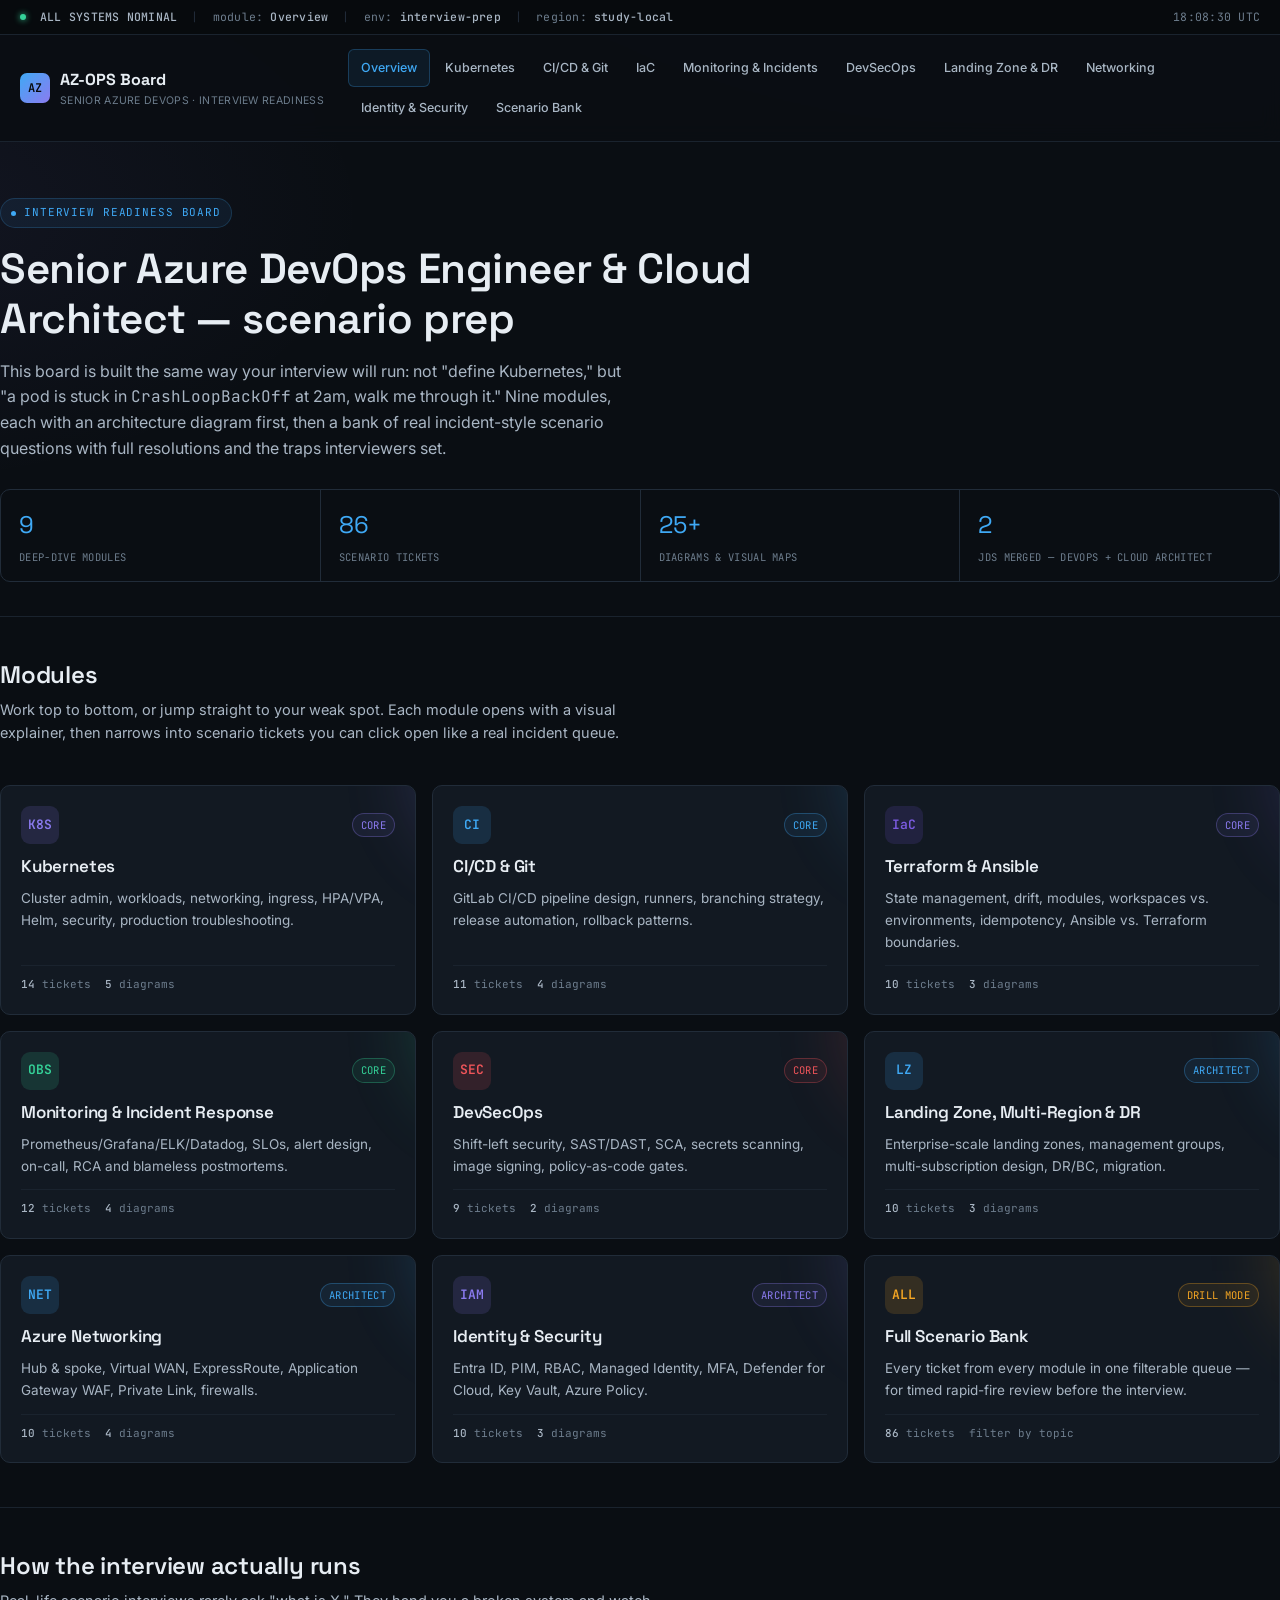
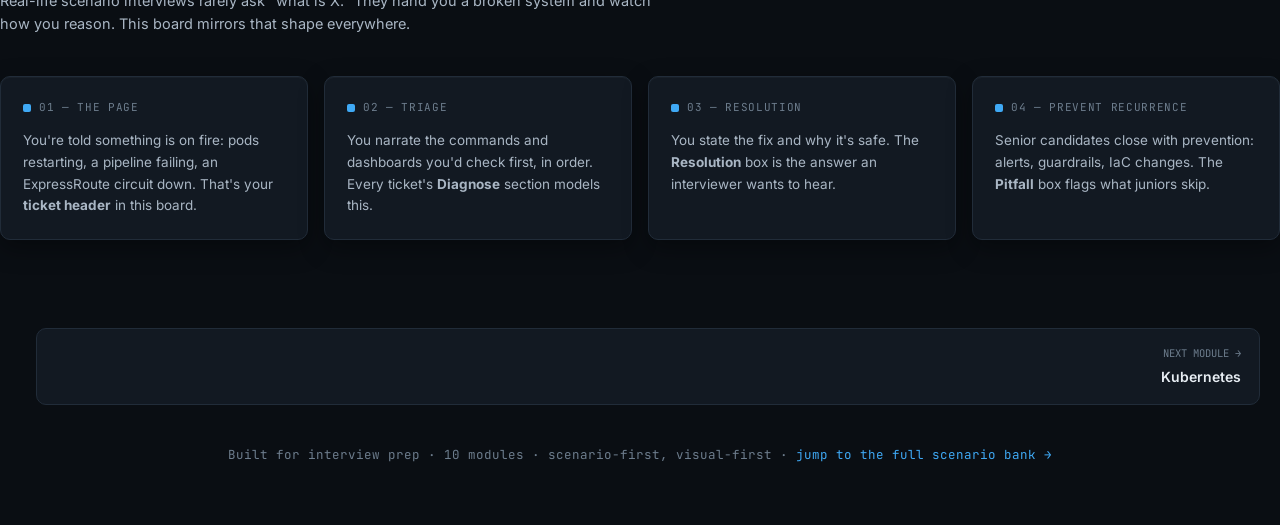
<file: index.html>
<!doctype html>
<html lang="en">
<head>
<meta charset="utf-8">
<meta name="viewport" content="width=device-width, initial-scale=1">
<title>Overview · AZ-OPS Readiness Board</title>
<meta name="description" content="Scenario-based interview prep for Senior Azure DevOps / Cloud Architect roles — Kubernetes, CI/CD, IaC, monitoring, incident response, DevSecOps and Azure architecture.">
<link rel="stylesheet" href="./assets/style.css">
</head>
<body>
<header class="site-header">
  <div class="statusbar">
      <span class="dot"></span><b>ALL SYSTEMS NOMINAL</b><span class="sep">|</span>
      <span>module: <b>Overview</b></span><span class="sep">|</span>
      <span>env: <b>interview-prep</b></span><span class="sep">|</span>
      <span>region: <b>study-local</b></span>
      <span class="fill"></span>
      <span data-live-clock>00:00:00 UTC</span>
    </div>
  <div class="header-inner">
    <a class="brand" href="index.html">
      <span class="mark">AZ</span>
      <span>AZ-OPS Board<small>Senior Azure DevOps &middot; Interview Readiness</small></span>
    </a>
    <button class="nav-toggle" aria-label="Toggle navigation">MENU</button>
    <nav class="main-nav">
        <a href="index.html" class="active">Overview</a>
        <a href="kubernetes.html">Kubernetes</a>
        <a href="cicd-git.html">CI/CD & Git</a>
        <a href="iac.html">IaC</a>
        <a href="monitoring-incident.html">Monitoring & Incidents</a>
        <a href="devsecops.html">DevSecOps</a>
        <a href="azure-landing-zone.html">Landing Zone & DR</a>
        <a href="azure-networking.html">Networking</a>
        <a href="azure-identity-security.html">Identity & Security</a>
        <a href="scenarios.html">Scenario Bank</a>
    </nav>
  </div>
</header>
<main>
<div class="shell page-hero">
  <div class="eyebrow"><span class="dot"></span> Interview readiness board</div>
  <h1>Senior Azure DevOps Engineer &amp; Cloud Architect — scenario prep</h1>
  <p class="lede">This board is built the same way your interview will run: not "define Kubernetes," but "a pod is stuck in <code>CrashLoopBackOff</code> at 2am, walk me through it." Nine modules, each with an architecture diagram first, then a bank of real incident-style scenario questions with full resolutions and the traps interviewers set.</p>

  <div class="stat-strip" style="margin-top:28px;">
    <div class="stat"><div class="n">9</div><div class="l">Deep-dive modules</div></div>
    <div class="stat"><div class="n">86</div><div class="l">Scenario tickets</div></div>
    <div class="stat"><div class="n">25+</div><div class="l">Diagrams &amp; visual maps</div></div>
    <div class="stat"><div class="n">2</div><div class="l">JDs merged — DevOps + Cloud Architect</div></div>
  </div>
</div>

<div class="shell section">
  <div class="section-head">
    <div>
      <h2>Modules</h2>
      <p class="section-desc">Work top to bottom, or jump straight to your weak spot. Each module opens with a visual explainer, then narrows into scenario tickets you can click open like a real incident queue.</p>
    </div>
  </div>

  <div class="grid grid-3">

    <a class="topic-card" href="kubernetes.html" style="text-decoration:none;">
      <div class="glow" style="background:var(--k8s);"></div>
      <div class="row1"><div class="icn" style="background:rgba(139,123,240,0.15); color:var(--k8s);">K8S</div><span class="tag violet">Core</span></div>
      <h3>Kubernetes</h3>
      <p>Cluster admin, workloads, networking, ingress, HPA/VPA, Helm, security, production troubleshooting.</p>
      <div class="meta"><span><b>14</b> tickets</span><span><b>5</b> diagrams</span></div>
    </a>

    <a class="topic-card" href="cicd-git.html" style="text-decoration:none;">
      <div class="glow" style="background:var(--azure);"></div>
      <div class="row1"><div class="icn" style="background:rgba(63,169,245,0.15); color:var(--azure);">CI</div><span class="tag blue">Core</span></div>
      <h3>CI/CD &amp; Git</h3>
      <p>GitLab CI/CD pipeline design, runners, branching strategy, release automation, rollback patterns.</p>
      <div class="meta"><span><b>11</b> tickets</span><span><b>4</b> diagrams</span></div>
    </a>

    <a class="topic-card" href="iac.html" style="text-decoration:none;">
      <div class="glow" style="background:var(--terraform);"></div>
      <div class="row1"><div class="icn" style="background:rgba(123,91,224,0.15); color:var(--terraform);">IaC</div><span class="tag violet">Core</span></div>
      <h3>Terraform &amp; Ansible</h3>
      <p>State management, drift, modules, workspaces vs. environments, idempotency, Ansible vs. Terraform boundaries.</p>
      <div class="meta"><span><b>10</b> tickets</span><span><b>3</b> diagrams</span></div>
    </a>

    <a class="topic-card" href="monitoring-incident.html" style="text-decoration:none;">
      <div class="glow" style="background:var(--green);"></div>
      <div class="row1"><div class="icn" style="background:rgba(53,211,153,0.15); color:var(--green);">OBS</div><span class="tag green">Core</span></div>
      <h3>Monitoring &amp; Incident Response</h3>
      <p>Prometheus/Grafana/ELK/Datadog, SLOs, alert design, on-call, RCA and blameless postmortems.</p>
      <div class="meta"><span><b>12</b> tickets</span><span><b>4</b> diagrams</span></div>
    </a>

    <a class="topic-card" href="devsecops.html" style="text-decoration:none;">
      <div class="glow" style="background:var(--red);"></div>
      <div class="row1"><div class="icn" style="background:rgba(240,85,90,0.15); color:var(--red);">SEC</div><span class="tag red">Core</span></div>
      <h3>DevSecOps</h3>
      <p>Shift-left security, SAST/DAST, SCA, secrets scanning, image signing, policy-as-code gates.</p>
      <div class="meta"><span><b>9</b> tickets</span><span><b>2</b> diagrams</span></div>
    </a>

    <a class="topic-card" href="azure-landing-zone.html" style="text-decoration:none;">
      <div class="glow" style="background:var(--azure);"></div>
      <div class="row1"><div class="icn" style="background:rgba(63,169,245,0.15); color:var(--azure);">LZ</div><span class="tag blue">Architect</span></div>
      <h3>Landing Zone, Multi-Region &amp; DR</h3>
      <p>Enterprise-scale landing zones, management groups, multi-subscription design, DR/BC, migration.</p>
      <div class="meta"><span><b>10</b> tickets</span><span><b>3</b> diagrams</span></div>
    </a>

    <a class="topic-card" href="azure-networking.html" style="text-decoration:none;">
      <div class="glow" style="background:var(--azure);"></div>
      <div class="row1"><div class="icn" style="background:rgba(63,169,245,0.15); color:var(--azure);">NET</div><span class="tag blue">Architect</span></div>
      <h3>Azure Networking</h3>
      <p>Hub &amp; spoke, Virtual WAN, ExpressRoute, Application Gateway WAF, Private Link, firewalls.</p>
      <div class="meta"><span><b>10</b> tickets</span><span><b>4</b> diagrams</span></div>
    </a>

    <a class="topic-card" href="azure-identity-security.html" style="text-decoration:none;">
      <div class="glow" style="background:var(--k8s);"></div>
      <div class="row1"><div class="icn" style="background:rgba(139,123,240,0.15); color:var(--k8s);">IAM</div><span class="tag violet">Architect</span></div>
      <h3>Identity &amp; Security</h3>
      <p>Entra ID, PIM, RBAC, Managed Identity, MFA, Defender for Cloud, Key Vault, Azure Policy.</p>
      <div class="meta"><span><b>10</b> tickets</span><span><b>3</b> diagrams</span></div>
    </a>

    <a class="topic-card" href="scenarios.html" style="text-decoration:none;">
      <div class="glow" style="background:var(--amber);"></div>
      <div class="row1"><div class="icn" style="background:rgba(245,166,35,0.15); color:var(--amber);">ALL</div><span class="tag amber">Drill mode</span></div>
      <h3>Full Scenario Bank</h3>
      <p>Every ticket from every module in one filterable queue — for timed rapid-fire review before the interview.</p>
      <div class="meta"><span><b>86</b> tickets</span><span>filter by topic</span></div>
    </a>

  </div>
</div>

<div class="shell section">
  <div class="section-head"><div><h2>How the interview actually runs</h2>
  <p class="section-desc">Real-life scenario interviews rarely ask "what is X." They hand you a broken system and watch how you reason. This board mirrors that shape everywhere.</p></div></div>

  <div class="grid grid-4">
    <div class="panel panel-pad">
      <div class="panel-title">01 — the page</div>
      <p class="text-dim" style="font-size:13.5px; margin:0;">You're told something is on fire: pods restarting, a pipeline failing, an ExpressRoute circuit down. That's your <strong>ticket header</strong> in this board.</p>
    </div>
    <div class="panel panel-pad">
      <div class="panel-title">02 — triage</div>
      <p class="text-dim" style="font-size:13.5px; margin:0;">You narrate the commands and dashboards you'd check first, in order. Every ticket's <strong>Diagnose</strong> section models this.</p>
    </div>
    <div class="panel panel-pad">
      <div class="panel-title">03 — resolution</div>
      <p class="text-dim" style="font-size:13.5px; margin:0;">You state the fix and why it's safe. The <strong>Resolution</strong> box is the answer an interviewer wants to hear.</p>
    </div>
    <div class="panel panel-pad">
      <div class="panel-title">04 — prevent recurrence</div>
      <p class="text-dim" style="font-size:13.5px; margin:0;">Senior candidates close with prevention: alerts, guardrails, IaC changes. The <strong>Pitfall</strong> box flags what juniors skip.</p>
    </div>
  </div>
</div>

</main>
<div class="shell">
  <div class="module-nav">
    <div></div>
    <a href="kubernetes.html" class="next"><div class="lbl">Next module &rarr;</div><div class="ttl">Kubernetes</div></a>
    </div>
</div>
<footer class="site-footer">
  Built for interview prep &middot; 10 modules &middot; scenario-first, visual-first &middot; <a href="scenarios.html">jump to the full scenario bank &rarr;</a>
</footer>
<script src="./assets/main.js"></script>
</body>
</html>
</file>
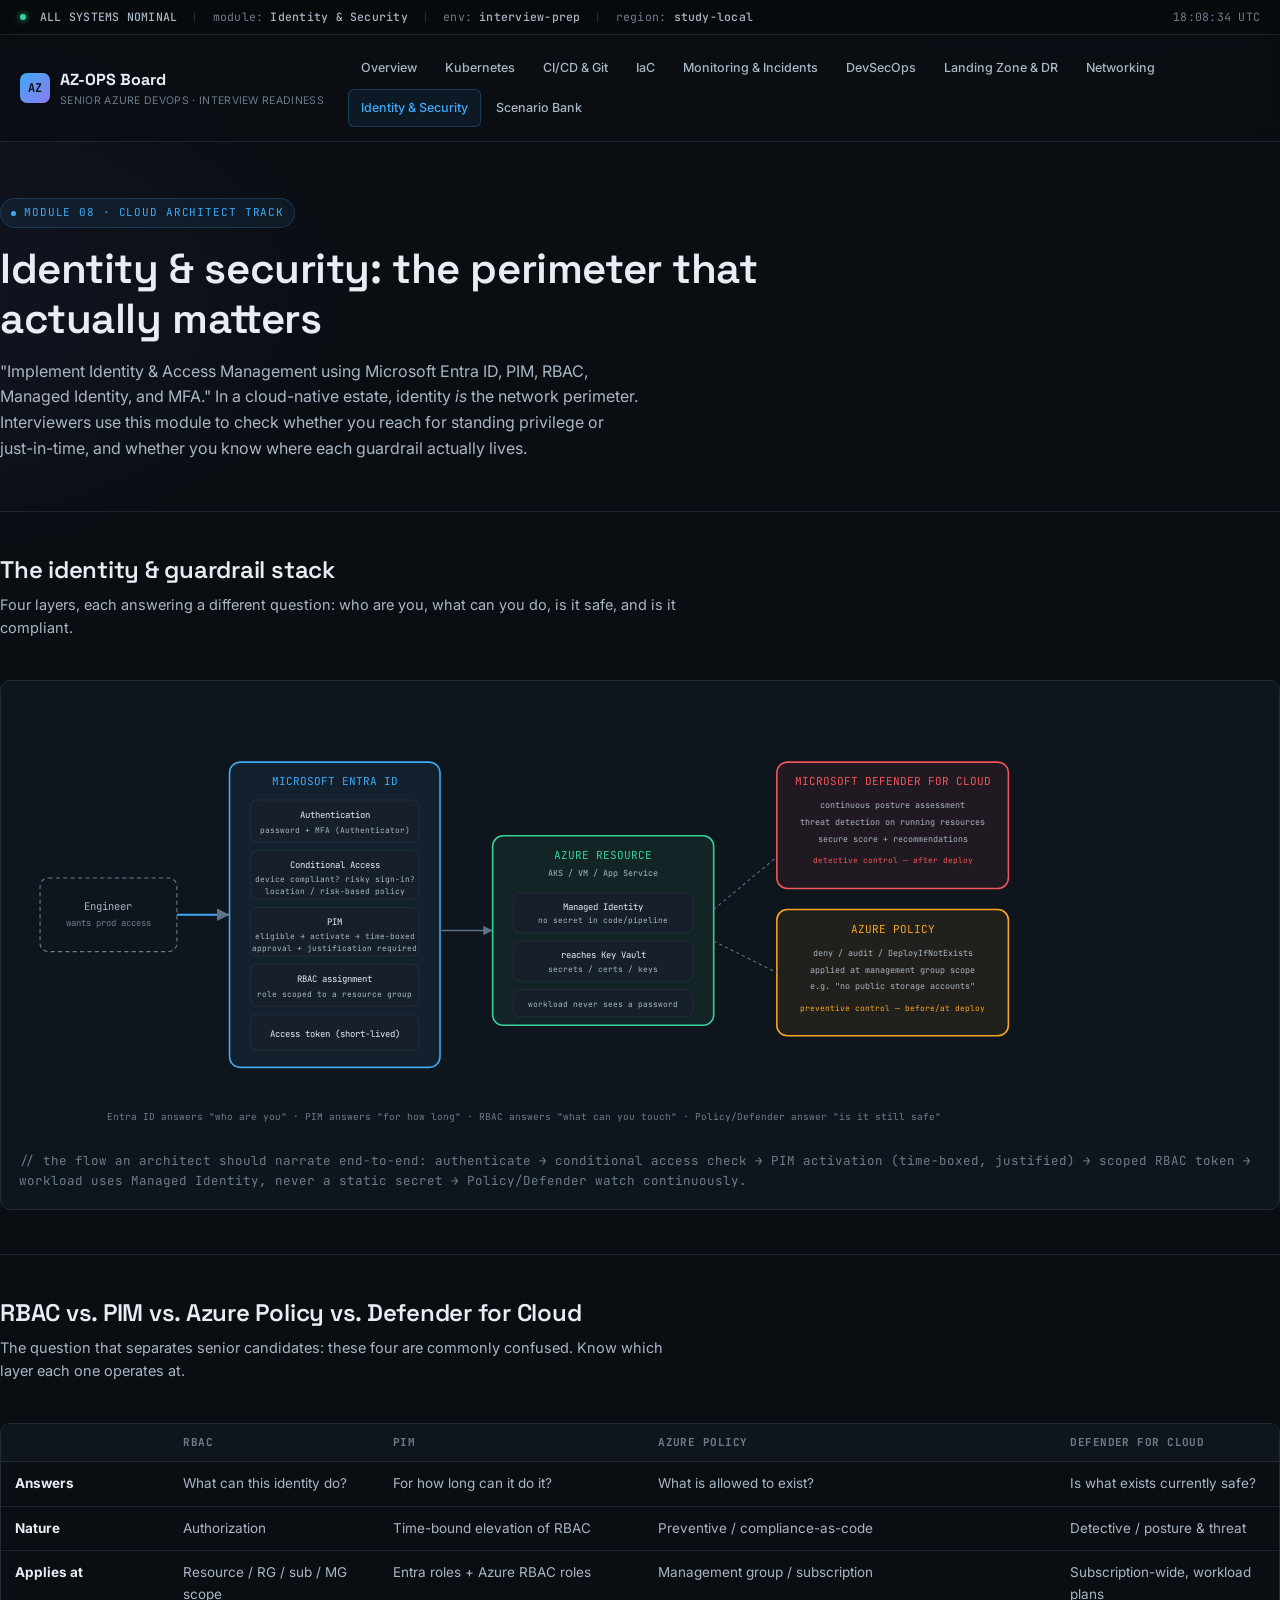
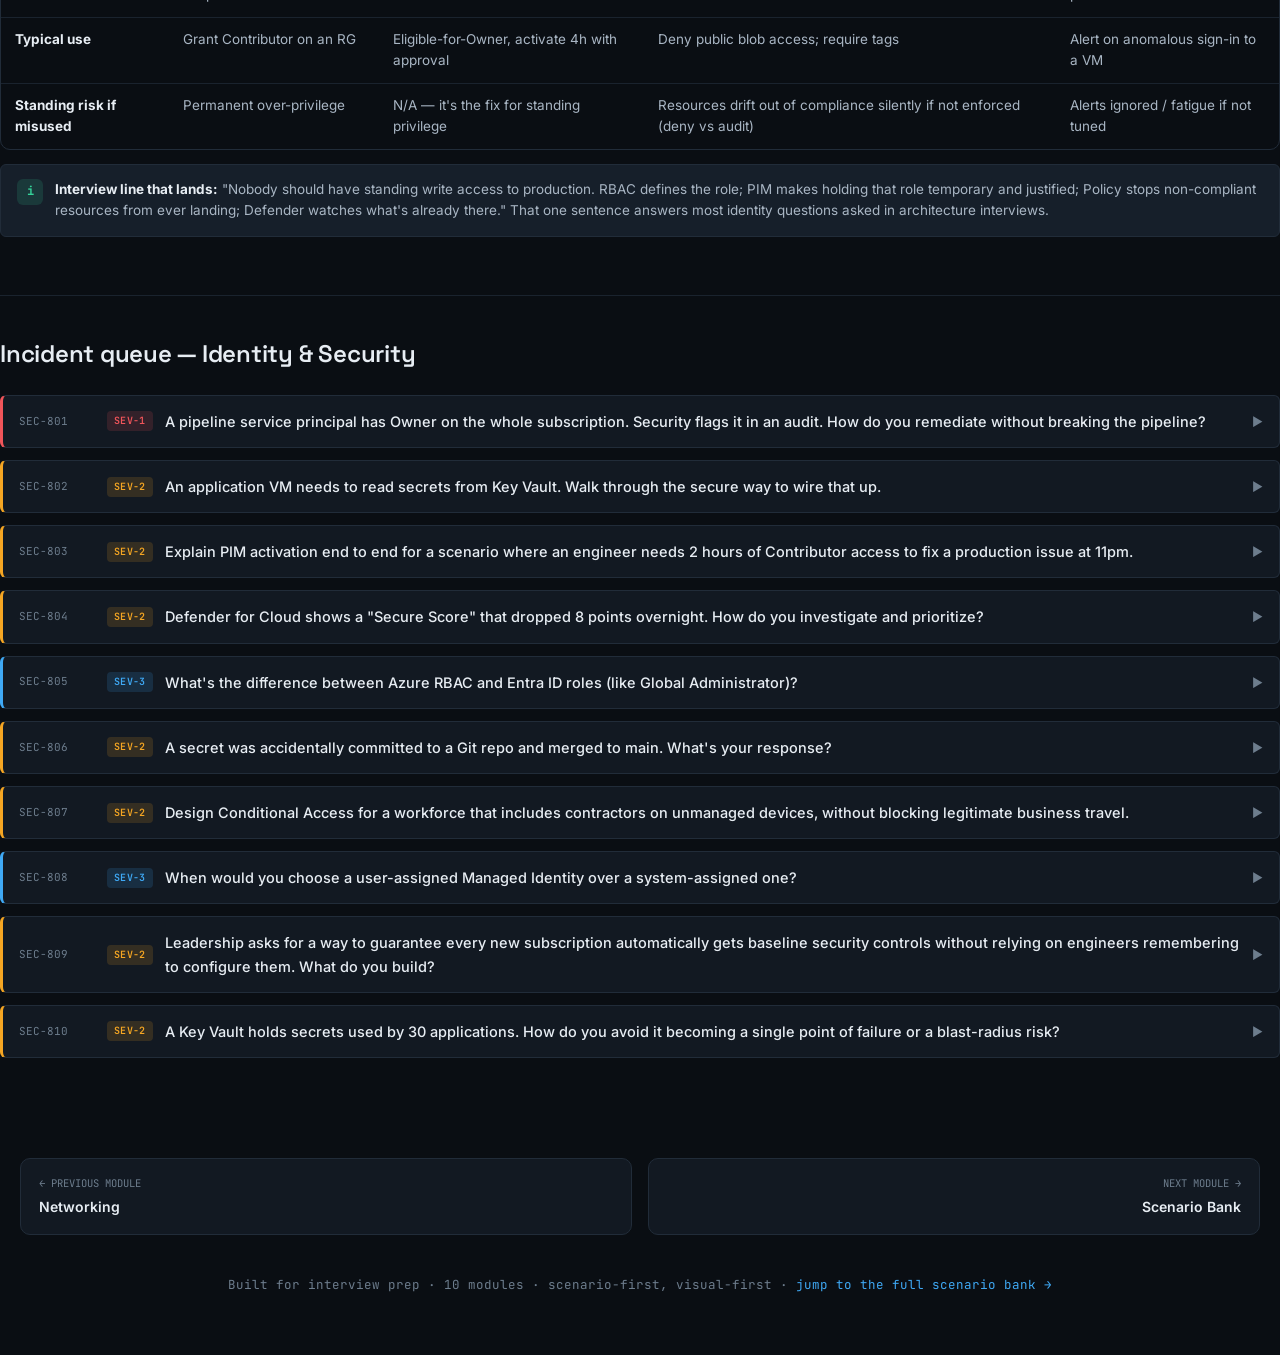
<file: azure-identity-security.html>
<!doctype html>
<html lang="en">
<head>
<meta charset="utf-8">
<meta name="viewport" content="width=device-width, initial-scale=1">
<title>Identity & Security · AZ-OPS Readiness Board</title>
<meta name="description" content="Scenario-based interview prep for Senior Azure DevOps / Cloud Architect roles — Kubernetes, CI/CD, IaC, monitoring, incident response, DevSecOps and Azure architecture.">
<link rel="stylesheet" href="assets/style.css">
</head>
<body>
<header class="site-header">
  <div class="statusbar">
      <span class="dot"></span><b>ALL SYSTEMS NOMINAL</b><span class="sep">|</span>
      <span>module: <b>Identity & Security</b></span><span class="sep">|</span>
      <span>env: <b>interview-prep</b></span><span class="sep">|</span>
      <span>region: <b>study-local</b></span>
      <span class="fill"></span>
      <span data-live-clock>00:00:00 UTC</span>
    </div>
  <div class="header-inner">
    <a class="brand" href="index.html">
      <span class="mark">AZ</span>
      <span>AZ-OPS Board<small>Senior Azure DevOps &middot; Interview Readiness</small></span>
    </a>
    <button class="nav-toggle" aria-label="Toggle navigation">MENU</button>
    <nav class="main-nav">
        <a href="index.html">Overview</a>
        <a href="kubernetes.html">Kubernetes</a>
        <a href="cicd-git.html">CI/CD & Git</a>
        <a href="iac.html">IaC</a>
        <a href="monitoring-incident.html">Monitoring & Incidents</a>
        <a href="devsecops.html">DevSecOps</a>
        <a href="azure-landing-zone.html">Landing Zone & DR</a>
        <a href="azure-networking.html">Networking</a>
        <a href="azure-identity-security.html" class="active">Identity & Security</a>
        <a href="scenarios.html">Scenario Bank</a>
    </nav>
  </div>
</header>
<main>
<div class="shell page-hero">
  <div class="eyebrow"><span class="dot"></span> Module 08 · Cloud Architect track</div>
  <h1>Identity &amp; security: the perimeter that actually matters</h1>
  <p class="lede">"Implement Identity &amp; Access Management using Microsoft Entra ID, PIM, RBAC, Managed Identity, and MFA." In a cloud-native estate, identity <em>is</em> the network perimeter. Interviewers use this module to check whether you reach for standing privilege or just-in-time, and whether you know where each guardrail actually lives.</p>
</div>

<div class="shell section">
  <div class="section-head"><div><h2>The identity &amp; guardrail stack</h2><p class="section-desc">Four layers, each answering a different question: who are you, what can you do, is it safe, and is it compliant.</p></div></div>
  <div class="diagram-frame">
    <svg viewBox="0 0 1180 420" xmlns="http://www.w3.org/2000/svg" font-family="JetBrains Mono, monospace">
      <defs><marker id="ia1" markerWidth="8" markerHeight="8" refX="6" refY="3" orient="auto"><path d="M0,0 L6,3 L0,6 Z" fill="#5d7284"/></marker></defs>

      <!-- User -->
      <rect x="20" y="170" width="130" height="70" rx="8" fill="none" stroke="#6d7d8d" stroke-dasharray="4 3"/>
      <text x="85" y="200" fill="#a9b6c4" font-size="10" text-anchor="middle">Engineer</text>
      <text x="85" y="216" fill="#6d7d8d" font-size="8.5" text-anchor="middle">wants prod access</text>

      <line x1="150" y1="205" x2="200" y2="205" stroke="#3fa9f5" stroke-width="2" marker-end="url(#ia1)"/>

      <!-- Entra ID -->
      <rect x="200" y="60" width="200" height="290" rx="10" fill="rgba(63,169,245,0.08)" stroke="#3fa9f5" stroke-width="1.5"/>
      <text x="300" y="82" fill="#3fa9f5" font-size="10.5" text-anchor="middle">MICROSOFT ENTRA ID</text>

      <rect x="220" y="96" width="160" height="40" rx="6" fill="#161f2a" stroke="#212c39"/>
      <text x="300" y="113" fill="#e7edf3" font-size="8.5" text-anchor="middle">Authentication</text>
      <text x="300" y="127" fill="#a9b6c4" font-size="7.5" text-anchor="middle">password + MFA (Authenticator)</text>

      <rect x="220" y="144" width="160" height="46" rx="6" fill="#161f2a" stroke="#212c39"/>
      <text x="300" y="161" fill="#e7edf3" font-size="8.5" text-anchor="middle">Conditional Access</text>
      <text x="300" y="174" fill="#a9b6c4" font-size="7.5" text-anchor="middle">device compliant? risky sign-in?</text>
      <text x="300" y="185" fill="#a9b6c4" font-size="7.5" text-anchor="middle">location / risk-based policy</text>

      <rect x="220" y="198" width="160" height="46" rx="6" fill="#161f2a" stroke="#212c39"/>
      <text x="300" y="215" fill="#e7edf3" font-size="8.5" text-anchor="middle">PIM</text>
      <text x="300" y="228" fill="#a9b6c4" font-size="7.5" text-anchor="middle">eligible → activate → time-boxed</text>
      <text x="300" y="239" fill="#a9b6c4" font-size="7.5" text-anchor="middle">approval + justification required</text>

      <rect x="220" y="252" width="160" height="40" rx="6" fill="#161f2a" stroke="#212c39"/>
      <text x="300" y="269" fill="#e7edf3" font-size="8.5" text-anchor="middle">RBAC assignment</text>
      <text x="300" y="283" fill="#a9b6c4" font-size="7.5" text-anchor="middle">role scoped to a resource group</text>

      <rect x="220" y="300" width="160" height="34" rx="6" fill="#161f2a" stroke="#212c39"/>
      <text x="300" y="321" fill="#e7edf3" font-size="8.5" text-anchor="middle">Access token (short-lived)</text>

      <line x1="400" y1="220" x2="450" y2="220" stroke="#5d7284" stroke-width="1.5" marker-end="url(#ia1)"/>

      <!-- Azure Resource -->
      <rect x="450" y="130" width="210" height="180" rx="10" fill="rgba(53,211,153,0.08)" stroke="#35d399" stroke-width="1.5"/>
      <text x="555" y="152" fill="#35d399" font-size="10.5" text-anchor="middle">AZURE RESOURCE</text>
      <text x="555" y="168" fill="#a9b6c4" font-size="8" text-anchor="middle">AKS / VM / App Service</text>

      <rect x="470" y="184" width="170" height="38" rx="6" fill="#161f2a" stroke="#212c39"/>
      <text x="555" y="200" fill="#e7edf3" font-size="8.5" text-anchor="middle">Managed Identity</text>
      <text x="555" y="213" fill="#a9b6c4" font-size="7.5" text-anchor="middle">no secret in code/pipeline</text>

      <rect x="470" y="230" width="170" height="38" rx="6" fill="#161f2a" stroke="#212c39"/>
      <text x="555" y="246" fill="#e7edf3" font-size="8.5" text-anchor="middle">reaches Key Vault</text>
      <text x="555" y="259" fill="#a9b6c4" font-size="7.5" text-anchor="middle">secrets / certs / keys</text>

      <rect x="470" y="276" width="170" height="26" rx="6" fill="#161f2a" stroke="#212c39"/>
      <text x="555" y="293" fill="#a9b6c4" font-size="7.5" text-anchor="middle">workload never sees a password</text>

      <!-- Guardrails column -->
      <rect x="720" y="60" width="220" height="120" rx="10" fill="rgba(240,85,90,0.08)" stroke="#f0555a" stroke-width="1.5"/>
      <text x="830" y="82" fill="#f0555a" font-size="10.5" text-anchor="middle">MICROSOFT DEFENDER FOR CLOUD</text>
      <text x="830" y="104" fill="#a9b6c4" font-size="8" text-anchor="middle">continuous posture assessment</text>
      <text x="830" y="120" fill="#a9b6c4" font-size="8" text-anchor="middle">threat detection on running resources</text>
      <text x="830" y="136" fill="#a9b6c4" font-size="8" text-anchor="middle">secure score + recommendations</text>
      <text x="830" y="156" fill="#f0555a" font-size="7.5" text-anchor="middle">detective control — after deploy</text>

      <rect x="720" y="200" width="220" height="120" rx="10" fill="rgba(245,166,35,0.08)" stroke="#f5a623" stroke-width="1.5"/>
      <text x="830" y="222" fill="#f5a623" font-size="10.5" text-anchor="middle">AZURE POLICY</text>
      <text x="830" y="244" fill="#a9b6c4" font-size="8" text-anchor="middle">deny / audit / DeployIfNotExists</text>
      <text x="830" y="260" fill="#a9b6c4" font-size="8" text-anchor="middle">applied at management group scope</text>
      <text x="830" y="276" fill="#a9b6c4" font-size="8" text-anchor="middle">e.g. "no public storage accounts"</text>
      <text x="830" y="296" fill="#f5a623" font-size="7.5" text-anchor="middle">preventive control — before/at deploy</text>

      <line x1="660" y1="200" x2="720" y2="150" stroke="#5d7284" stroke-width="1" stroke-dasharray="3 3"/>
      <line x1="660" y1="230" x2="720" y2="260" stroke="#5d7284" stroke-width="1" stroke-dasharray="3 3"/>

      <text x="480" y="400" fill="#6d7d8d" font-size="9" text-anchor="middle">Entra ID answers "who are you" · PIM answers "for how long" · RBAC answers "what can you touch" · Policy/Defender answer "is it still safe"</text>
    </svg>
    <div class="diagram-caption">// the flow an architect should narrate end-to-end: authenticate → conditional access check → PIM activation (time-boxed, justified) → scoped RBAC token → workload uses Managed Identity, never a static secret → Policy/Defender watch continuously.</div>
  </div>
</div>

<div class="shell section">
  <div class="section-head"><div><h2>RBAC vs. PIM vs. Azure Policy vs. Defender for Cloud</h2><p class="section-desc">The question that separates senior candidates: these four are commonly confused. Know which layer each one operates at.</p></div></div>
  <div class="tbl-wrap">
    <table class="cmp">
      <tr><th></th><th>RBAC</th><th>PIM</th><th>Azure Policy</th><th>Defender for Cloud</th></tr>
      <tr><td><strong>Answers</strong></td><td>What can this identity do?</td><td>For how long can it do it?</td><td>What is allowed to exist?</td><td>Is what exists currently safe?</td></tr>
      <tr><td><strong>Nature</strong></td><td>Authorization</td><td>Time-bound elevation of RBAC</td><td>Preventive / compliance-as-code</td><td>Detective / posture &amp; threat</td></tr>
      <tr><td><strong>Applies at</strong></td><td>Resource / RG / sub / MG scope</td><td>Entra roles + Azure RBAC roles</td><td>Management group / subscription</td><td>Subscription-wide, workload plans</td></tr>
      <tr><td><strong>Typical use</strong></td><td>Grant Contributor on an RG</td><td>Eligible-for-Owner, activate 4h with approval</td><td>Deny public blob access; require tags</td><td>Alert on anomalous sign-in to a VM</td></tr>
      <tr><td><strong>Standing risk if misused</strong></td><td>Permanent over-privilege</td><td>N/A — it's the fix for standing privilege</td><td>Resources drift out of compliance silently if not enforced (deny vs audit)</td><td>Alerts ignored / fatigue if not tuned</td></tr>
    </table>
  </div>
  <div class="callout tip"><div class="ico">i</div><p><strong>Interview line that lands:</strong> "Nobody should have standing write access to production. RBAC defines the role; PIM makes holding that role temporary and justified; Policy stops non-compliant resources from ever landing; Defender watches what's already there." That one sentence answers most identity questions asked in architecture interviews.</p></div>
</div>

<div class="shell section">
  <div class="section-head"><div><h2>Incident queue — Identity &amp; Security</h2></div></div>

  <div class="ticket" data-sev="1">
    <div class="ticket-head"><span class="ticket-id">SEC-801</span><span class="sev-badge s1">SEV-1</span><span class="ticket-q">A pipeline service principal has Owner on the whole subscription. Security flags it in an audit. How do you remediate without breaking the pipeline?</span><span class="ticket-chev">▶</span></div>
    <div class="ticket-body">
      <ul>
        <li>Inventory what the pipeline actually does — deploy to two resource groups, read from a storage account, write to a container registry.</li>
        <li>Replace the broad Owner grant with scoped custom or built-in roles at the resource group level covering exactly those actions (e.g. Contributor on RG A/B, AcrPush on the registry).</li>
        <li>Where possible, replace the service principal with a <strong>federated workload identity</strong> (OIDC trust between the CI system and Entra ID) so there's no long-lived client secret to leak at all.</li>
      </ul>
      <div class="resolution-box"><p class="sub">Resolution</p><p>Scope the role down to least privilege per resource, migrate the credential to workload identity federation, and add an Azure Policy that denies new role assignments of Owner at subscription scope going forward so this doesn't quietly recur.</p></div>
      <div class="pitfall-box"><p class="sub">Pitfall</p><p>Removing Owner without first confirming every action the pipeline performs — you will find out what it needed the hard way, mid-incident, if you skip the inventory step.</p></div>
      <div class="ticket-tags"><span class="tag violet">rbac</span><span class="tag red">security</span></div>
    </div>
  </div>

  <div class="ticket" data-sev="2">
    <div class="ticket-head"><span class="ticket-id">SEC-802</span><span class="sev-badge s2">SEV-2</span><span class="ticket-q">An application VM needs to read secrets from Key Vault. Walk through the secure way to wire that up.</span><span class="ticket-chev">▶</span></div>
    <div class="ticket-body">
      <p>Enable a <strong>system-assigned Managed Identity</strong> on the VM. Grant that identity an RBAC role (e.g. Key Vault Secrets User) scoped to just that vault — not the older access-policy model, which is being phased out in favor of RBAC for Key Vault. The application code calls the Key Vault SDK, which silently obtains a token via the instance metadata endpoint — no connection string, no secret, ever lands in app config or environment variables. Rotate underlying secrets in the vault itself; the app always reads current values, so a secret rotation needs no app redeploy.</p>
      <div class="ticket-tags"><span class="tag blue">managed-identity</span><span class="tag violet">key-vault</span></div>
    </div>
  </div>

  <div class="ticket" data-sev="2">
    <div class="ticket-head"><span class="ticket-id">SEC-803</span><span class="sev-badge s2">SEV-2</span><span class="ticket-q">Explain PIM activation end to end for a scenario where an engineer needs 2 hours of Contributor access to fix a production issue at 11pm.</span><span class="ticket-chev">▶</span></div>
    <div class="ticket-body">
      <ul>
        <li>Engineer is pre-assigned as <strong>eligible</strong> (not active) for the Contributor role on the target scope.</li>
        <li>At 11pm they open PIM and request activation: supply a justification, optionally require MFA re-confirmation, and set a duration up to the policy's max (say, 4h).</li>
        <li>If approval is configured, a designated approver is notified and must approve before the role becomes active; some orgs allow self-activation with just MFA + justification for genuine break-glass scenarios.</li>
        <li>The role auto-expires at the end of the window — no manual revocation step to forget.</li>
        <li>Every activation is logged with who, when, why, and for how long — that audit trail is the actual point.</li>
      </ul>
      <div class="callout tip"><div class="ico">i</div><p><strong>Interview line that lands:</strong> "PIM turns 'who has access' into 'who is currently using access, and why' — that's the difference auditors actually care about."</p></div>
      <div class="ticket-tags"><span class="tag violet">pim</span><span class="tag amber">access</span></div>
    </div>
  </div>

  <div class="ticket" data-sev="2">
    <div class="ticket-head"><span class="ticket-id">SEC-804</span><span class="sev-badge s2">SEV-2</span><span class="ticket-q">Defender for Cloud shows a "Secure Score" that dropped 8 points overnight. How do you investigate and prioritize?</span><span class="ticket-chev">▶</span></div>
    <div class="ticket-body">
      <p>Open the Recommendations blade filtered to "unhealthy" resources changed in the last 24h — new resources deployed without encryption, an NSG opened to 0.0.0.0/0, or an expired certificate are typical causes. Prioritize by the recommendation's actual risk weighting (not alphabetically) — Defender weights recommendations by exploitability and blast radius, so a public storage account with sensitive data outranks a missing tag every time. Fix the highest-weighted item first, then check whether it was a one-off manual change (points to needing Azure Policy to prevent recurrence) or came through IaC (points to a pipeline gate that should have caught it, e.g. a Checkov/tfsec scan).</p>
      <div class="ticket-tags"><span class="tag red">defender</span><span class="tag amber">posture</span></div>
    </div>
  </div>

  <div class="ticket" data-sev="3">
    <div class="ticket-head"><span class="ticket-id">SEC-805</span><span class="sev-badge s3">SEV-3</span><span class="ticket-q">What's the difference between Azure RBAC and Entra ID roles (like Global Administrator)?</span><span class="ticket-chev">▶</span></div>
    <div class="ticket-body">
      <p><strong>Entra ID roles</strong> control the directory itself — creating users, managing app registrations, resetting passwords, configuring Conditional Access. <strong>Azure RBAC</strong> controls access to Azure resources — VMs, storage, resource groups, subscriptions. A Global Administrator does not automatically have access to Azure resources; that's a deliberate separation. The trap: someone assumes Global Admin equals "full access to everything," including subscriptions — it doesn't, unless that admin explicitly elevates access to manage Azure resources, which is itself a logged, auditable action.</p>
      <div class="ticket-tags"><span class="tag violet">fundamentals</span></div>
    </div>
  </div>

  <div class="ticket" data-sev="2">
    <div class="ticket-head"><span class="ticket-id">SEC-806</span><span class="sev-badge s2">SEV-2</span><span class="ticket-q">A secret was accidentally committed to a Git repo and merged to main. What's your response?</span><span class="ticket-chev">▶</span></div>
    <div class="ticket-body">
      <ul>
        <li><strong>Rotate first, clean up second</strong> — the secret is compromised the moment it's pushed, regardless of repo visibility; assume it's already been scraped. Rotate the credential in Key Vault / the source system immediately.</li>
        <li>Purge it from Git history (filter-repo / BFG) — but understand this alone does not un-compromise it, it only stops future clones from carrying it.</li>
        <li>Root-cause: why didn't a pre-commit or pipeline secrets-scanning gate (e.g. GitLab secret detection, gitleaks) catch this before merge — that gate is the actual preventive fix.</li>
      </ul>
      <div class="pitfall-box"><p class="sub">Pitfall</p><p>Spending the first 20 minutes scrubbing Git history while the live credential is still valid and exploitable. Rotation is always step one.</p></div>
      <div class="ticket-tags"><span class="tag red">devsecops</span><span class="tag amber">incident</span></div>
    </div>
  </div>

  <div class="ticket" data-sev="2">
    <div class="ticket-head"><span class="ticket-id">SEC-807</span><span class="sev-badge s2">SEV-2</span><span class="ticket-q">Design Conditional Access for a workforce that includes contractors on unmanaged devices, without blocking legitimate business travel.</span><span class="ticket-chev">▶</span></div>
    <div class="ticket-body">
      <p>Use risk- and context-based policies rather than a blunt country block: require compliant/hybrid-joined device <em>or</em> MFA for full-time employees; for contractors on unmanaged devices, require MFA plus restrict to browser-based access with no download (via Conditional Access App Control / session controls) rather than a native client with full sync. Layer in Identity Protection's sign-in risk score so an atypical-location sign-in triggers step-up authentication instead of an outright block — this handles genuine travel without exempting risky sign-ins.</p>
      <div class="ticket-tags"><span class="tag blue">entra-id</span><span class="tag violet">design</span></div>
    </div>
  </div>

  <div class="ticket" data-sev="3">
    <div class="ticket-head"><span class="ticket-id">SEC-808</span><span class="sev-badge s3">SEV-3</span><span class="ticket-q">When would you choose a user-assigned Managed Identity over a system-assigned one?</span><span class="ticket-chev">▶</span></div>
    <div class="ticket-body">
      <p>System-assigned is tied 1:1 to the resource's lifecycle — created and destroyed with it, simplest for a single VM. User-assigned is a standalone identity you create once and attach to multiple resources (e.g. every node in a scale set, or a Function App and its paired Logic App that both need the same downstream permissions) — useful when identity needs to persist independent of any one resource being recreated, or when several resources should share exactly the same permission set for easier auditing.</p>
      <div class="ticket-tags"><span class="tag blue">managed-identity</span></div>
    </div>
  </div>

  <div class="ticket" data-sev="2">
    <div class="ticket-head"><span class="ticket-id">SEC-809</span><span class="sev-badge s2">SEV-2</span><span class="ticket-q">Leadership asks for a way to guarantee every new subscription automatically gets baseline security controls without relying on engineers remembering to configure them. What do you build?</span><span class="ticket-chev">▶</span></div>
    <div class="ticket-body">
      <p>Azure Policy initiatives (grouped policy sets) assigned at the <strong>management group</strong> level, not per-subscription — new subscriptions inherit the assignment automatically the moment they're placed under that management group. Use a mix of <code>Deny</code> (block non-compliant resources outright, e.g. public storage) and <code>DeployIfNotExists</code> (auto-remediate, e.g. attach diagnostic settings or enable Defender plans on anything that lands without them). This is the mechanism that makes a landing zone's guardrails self-enforcing instead of a checklist someone has to remember.</p>
      <div class="ticket-tags"><span class="tag amber">policy</span><span class="tag violet">landing-zone</span></div>
    </div>
  </div>

  <div class="ticket" data-sev="2">
    <div class="ticket-head"><span class="ticket-id">SEC-810</span><span class="sev-badge s2">SEV-2</span><span class="ticket-q">A Key Vault holds secrets used by 30 applications. How do you avoid it becoming a single point of failure or a blast-radius risk?</span><span class="ticket-chev">▶</span></div>
    <div class="ticket-body">
      <p>Don't use one vault for everything indiscriminately: segment vaults by sensitivity/environment/team (e.g. per application or per environment) so an over-broad RBAC grant or a compromised identity doesn't expose every secret in the estate — a single shared vault means one Key Vault Secrets User role handed out too widely equals blanket access. For availability, Key Vault is zone-redundant within a region by default on Premium/supported tiers; for DR, enable soft-delete and purge protection (mandatory for production) so accidental or malicious deletion is recoverable, and replicate critical secrets to a paired-region vault referenced by the DR runbook.</p>
      <div class="ticket-tags"><span class="tag violet">key-vault</span><span class="tag blue">design</span></div>
    </div>
  </div>

</div>

</main>
<div class="shell">
  <div class="module-nav">
    <a href="azure-networking.html"><div class="lbl">&larr; Previous module</div><div class="ttl">Networking</div></a>
    <a href="scenarios.html" class="next"><div class="lbl">Next module &rarr;</div><div class="ttl">Scenario Bank</div></a>
    </div>
</div>
<footer class="site-footer">
  Built for interview prep &middot; 10 modules &middot; scenario-first, visual-first &middot; <a href="scenarios.html">jump to the full scenario bank &rarr;</a>
</footer>
<script src="assets/main.js"></script>
</body>
</html>
</file>
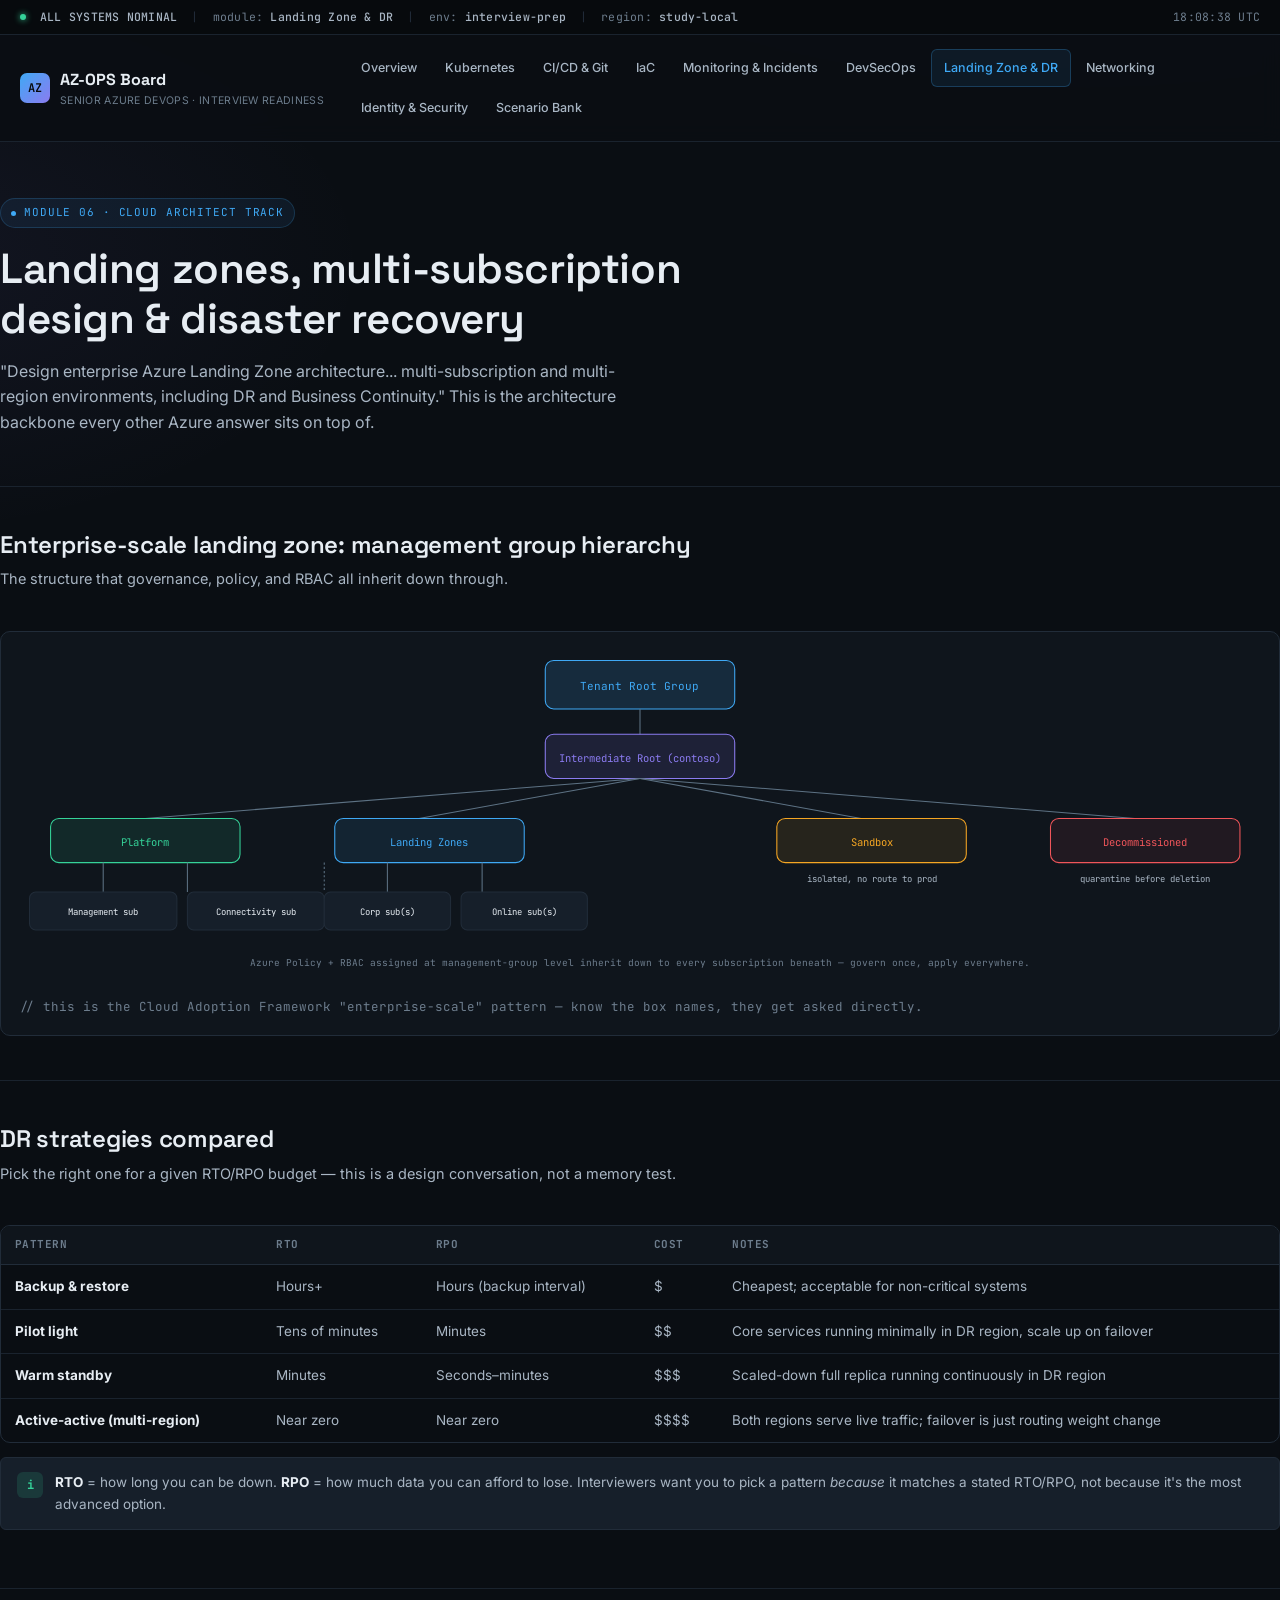
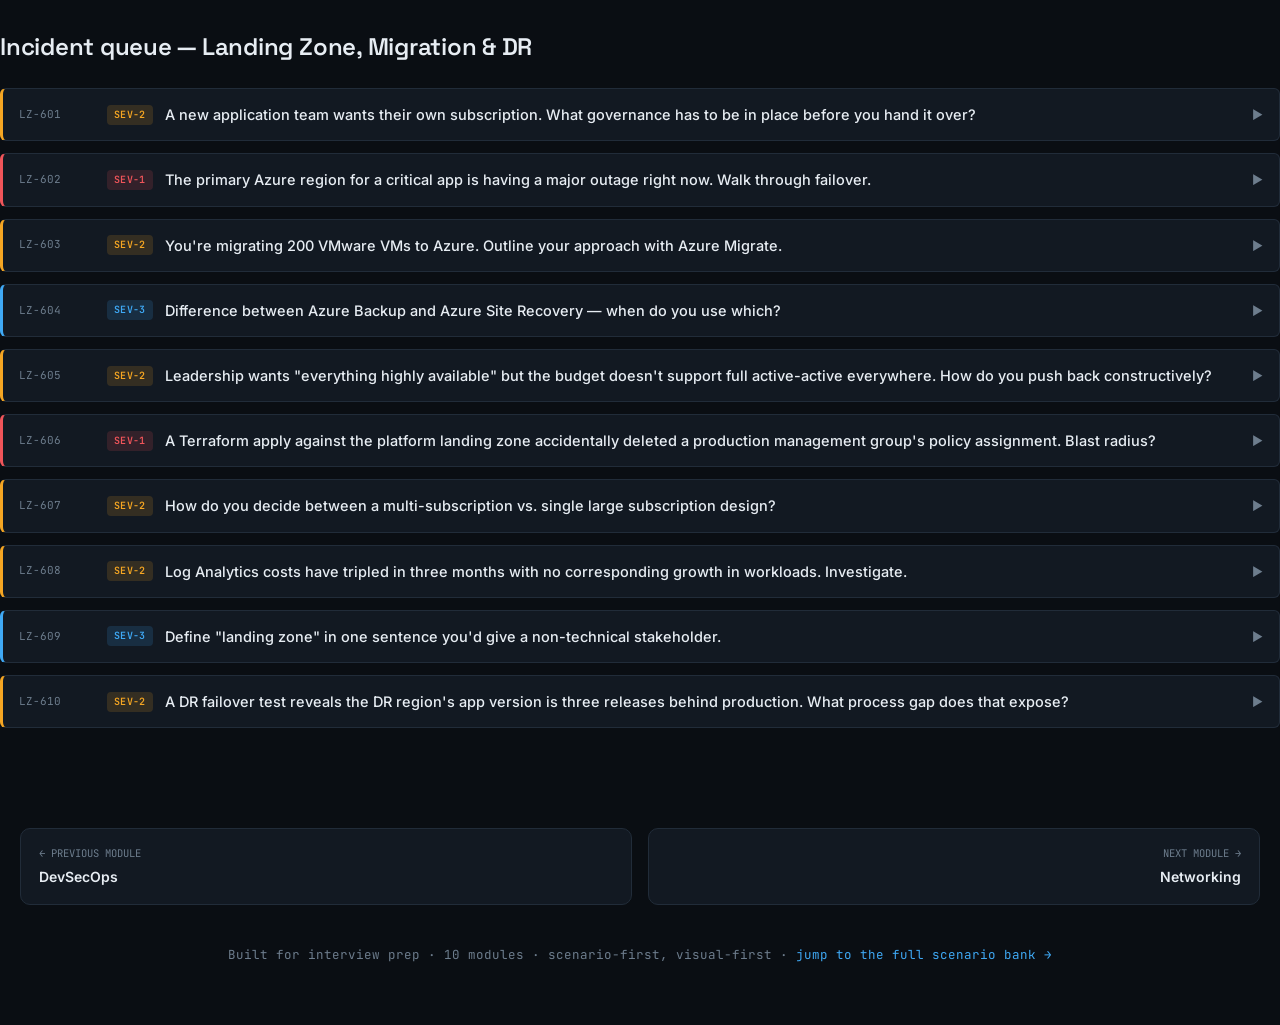
<file: azure-landing-zone.html>
<!doctype html>
<html lang="en">
<head>
<meta charset="utf-8">
<meta name="viewport" content="width=device-width, initial-scale=1">
<title>Azure Landing Zone, Multi-Region & DR · AZ-OPS Readiness Board</title>
<meta name="description" content="Scenario-based interview prep for Senior Azure DevOps / Cloud Architect roles — Kubernetes, CI/CD, IaC, monitoring, incident response, DevSecOps and Azure architecture.">
<link rel="stylesheet" href="assets/style.css">
</head>
<body>
<header class="site-header">
  <div class="statusbar">
      <span class="dot"></span><b>ALL SYSTEMS NOMINAL</b><span class="sep">|</span>
      <span>module: <b>Landing Zone & DR</b></span><span class="sep">|</span>
      <span>env: <b>interview-prep</b></span><span class="sep">|</span>
      <span>region: <b>study-local</b></span>
      <span class="fill"></span>
      <span data-live-clock>00:00:00 UTC</span>
    </div>
  <div class="header-inner">
    <a class="brand" href="index.html">
      <span class="mark">AZ</span>
      <span>AZ-OPS Board<small>Senior Azure DevOps &middot; Interview Readiness</small></span>
    </a>
    <button class="nav-toggle" aria-label="Toggle navigation">MENU</button>
    <nav class="main-nav">
        <a href="index.html">Overview</a>
        <a href="kubernetes.html">Kubernetes</a>
        <a href="cicd-git.html">CI/CD & Git</a>
        <a href="iac.html">IaC</a>
        <a href="monitoring-incident.html">Monitoring & Incidents</a>
        <a href="devsecops.html">DevSecOps</a>
        <a href="azure-landing-zone.html" class="active">Landing Zone & DR</a>
        <a href="azure-networking.html">Networking</a>
        <a href="azure-identity-security.html">Identity & Security</a>
        <a href="scenarios.html">Scenario Bank</a>
    </nav>
  </div>
</header>
<main>
<div class="shell page-hero">
  <div class="eyebrow"><span class="dot"></span> Module 06 · Cloud Architect track</div>
  <h1>Landing zones, multi-subscription design &amp; disaster recovery</h1>
  <p class="lede">"Design enterprise Azure Landing Zone architecture... multi-subscription and multi-region environments, including DR and Business Continuity." This is the architecture backbone every other Azure answer sits on top of.</p>
</div>

<div class="shell section">
  <div class="section-head"><div><h2>Enterprise-scale landing zone: management group hierarchy</h2>
  <p class="section-desc">The structure that governance, policy, and RBAC all inherit down through.</p></div></div>

  <div class="diagram-frame">
    <svg viewBox="0 0 1180 320" xmlns="http://www.w3.org/2000/svg" font-family="JetBrains Mono, monospace">
      <rect x="500" y="10" width="180" height="46" rx="8" fill="rgba(63,169,245,0.15)" stroke="#3fa9f5"/>
      <text x="590" y="38" fill="#3fa9f5" font-size="10.5" text-anchor="middle">Tenant Root Group</text>

      <line x1="590" y1="56" x2="590" y2="80" stroke="#5d7284"/>
      <rect x="500" y="80" width="180" height="42" rx="8" fill="rgba(139,123,240,0.12)" stroke="#8b7bf0"/>
      <text x="590" y="106" fill="#8b7bf0" font-size="10" text-anchor="middle">Intermediate Root (contoso)</text>

      <line x1="590" y1="122" x2="120" y2="160" stroke="#5d7284"/>
      <line x1="590" y1="122" x2="380" y2="160" stroke="#5d7284"/>
      <line x1="590" y1="122" x2="800" y2="160" stroke="#5d7284"/>
      <line x1="590" y1="122" x2="1060" y2="160" stroke="#5d7284"/>

      <!-- Platform -->
      <rect x="30" y="160" width="180" height="42" rx="8" fill="rgba(53,211,153,0.1)" stroke="#35d399"/>
      <text x="120" y="186" fill="#35d399" font-size="10" text-anchor="middle">Platform</text>
      <line x1="80" y1="202" x2="80" y2="230" stroke="#5d7284"/><rect x="10" y="230" width="140" height="36" rx="6" fill="#161f2a" stroke="#212c39"/><text x="80" y="252" fill="#e7edf3" font-size="8.5" text-anchor="middle">Management sub</text>
      <line x1="160" y1="202" x2="160" y2="230" stroke="#5d7284"/><rect x="160" y="230" width="130" height="36" rx="6" fill="#161f2a" stroke="#212c39"/><text x="225" y="252" fill="#e7edf3" font-size="8.5" text-anchor="middle">Connectivity sub</text>
      <line x1="290" y1="202" x2="290" y2="230" stroke="#5d7284" stroke-dasharray="2 2"/>

      <!-- Landing zones -->
      <rect x="300" y="160" width="180" height="42" rx="8" fill="rgba(63,169,245,0.1)" stroke="#3fa9f5"/>
      <text x="390" y="186" fill="#3fa9f5" font-size="10" text-anchor="middle">Landing Zones</text>
      <line x1="350" y1="202" x2="350" y2="230" stroke="#5d7284"/><rect x="290" y="230" width="120" height="36" rx="6" fill="#161f2a" stroke="#212c39"/><text x="350" y="252" fill="#e7edf3" font-size="8.5" text-anchor="middle">Corp sub(s)</text>
      <line x1="440" y1="202" x2="440" y2="230" stroke="#5d7284"/><rect x="420" y="230" width="120" height="36" rx="6" fill="#161f2a" stroke="#212c39"/><text x="480" y="252" fill="#e7edf3" font-size="8.5" text-anchor="middle">Online sub(s)</text>

      <!-- Sandbox / Decomm -->
      <rect x="720" y="160" width="180" height="42" rx="8" fill="rgba(245,166,35,0.1)" stroke="#f5a623"/>
      <text x="810" y="186" fill="#f5a623" font-size="10" text-anchor="middle">Sandbox</text>
      <text x="810" y="220" fill="#a9b6c4" font-size="8.5" text-anchor="middle">isolated, no route to prod</text>

      <rect x="980" y="160" width="180" height="42" rx="8" fill="rgba(240,85,90,0.08)" stroke="#f0555a"/>
      <text x="1070" y="186" fill="#f0555a" font-size="10" text-anchor="middle">Decommissioned</text>
      <text x="1070" y="220" fill="#a9b6c4" font-size="8.5" text-anchor="middle">quarantine before deletion</text>

      <text x="590" y="300" fill="#6d7d8d" font-size="9" text-anchor="middle">Azure Policy + RBAC assigned at management-group level inherit down to every subscription beneath — govern once, apply everywhere.</text>
    </svg>
    <div class="diagram-caption">// this is the Cloud Adoption Framework "enterprise-scale" pattern — know the box names, they get asked directly.</div>
  </div>
</div>

<div class="shell section">
  <div class="section-head"><div><h2>DR strategies compared</h2><p class="section-desc">Pick the right one for a given RTO/RPO budget — this is a design conversation, not a memory test.</p></div></div>
  <div class="tbl-wrap">
    <table class="cmp">
      <tr><th>Pattern</th><th>RTO</th><th>RPO</th><th>Cost</th><th>Notes</th></tr>
      <tr><td><strong>Backup &amp; restore</strong></td><td>Hours+</td><td>Hours (backup interval)</td><td>$</td><td>Cheapest; acceptable for non-critical systems</td></tr>
      <tr><td><strong>Pilot light</strong></td><td>Tens of minutes</td><td>Minutes</td><td>$$</td><td>Core services running minimally in DR region, scale up on failover</td></tr>
      <tr><td><strong>Warm standby</strong></td><td>Minutes</td><td>Seconds–minutes</td><td>$$$</td><td>Scaled-down full replica running continuously in DR region</td></tr>
      <tr><td><strong>Active-active (multi-region)</strong></td><td>Near zero</td><td>Near zero</td><td>$$$$</td><td>Both regions serve live traffic; failover is just routing weight change</td></tr>
    </table>
  </div>
  <div class="callout tip"><div class="ico">i</div><p><strong>RTO</strong> = how long you can be down. <strong>RPO</strong> = how much data you can afford to lose. Interviewers want you to pick a pattern <em>because</em> it matches a stated RTO/RPO, not because it's the most advanced option.</p></div>
</div>

<div class="shell section">
  <div class="section-head"><div><h2>Incident queue — Landing Zone, Migration &amp; DR</h2></div></div>

  <div class="ticket" data-sev="2">
    <div class="ticket-head"><span class="ticket-id">LZ-601</span><span class="sev-badge s2">SEV-2</span><span class="ticket-q">A new application team wants their own subscription. What governance has to be in place before you hand it over?</span><span class="ticket-chev">▶</span></div>
    <div class="ticket-body">
      <ul>
        <li>Subscription placed under the correct management group so it inherits the right Azure Policy set (allowed regions, required tags, denied resource types) automatically.</li>
        <li>RBAC baseline: platform team retains a break-glass/emergency access role; app team gets Contributor scoped to their resource groups, not the subscription root.</li>
        <li>Budget/cost alert and a network connection back to the hub (peering or vWAN) provisioned via the same landing zone pipeline everyone else uses — no manual one-off setup.</li>
      </ul>
      <div class="ticket-tags"><span class="tag blue">governance</span></div>
    </div>
  </div>

  <div class="ticket" data-sev="1">
    <div class="ticket-head"><span class="ticket-id">LZ-602</span><span class="sev-badge s1">SEV-1</span><span class="ticket-q">The primary Azure region for a critical app is having a major outage right now. Walk through failover.</span><span class="ticket-chev">▶</span></div>
    <div class="ticket-body">
      <ul>
        <li>Confirm the scope from the Azure Status page — regional vs. specific service impact.</li>
        <li>If pre-built for active-active/warm-standby: shift traffic via Azure Front Door / Traffic Manager priority or weighted routing to the healthy region.</li>
        <li>If backup-and-restore only: this is where RTO gets tested for real — restore from the most recent geo-redundant backup into the paired region and reconnect DNS.</li>
        <li>Communicate status honestly against the documented RTO/RPO — this is exactly what those numbers were promised for.</li>
      </ul>
      <div class="resolution-box"><p class="sub">Resolution</p><p>The senior signal here is having tested this failover before it was needed — a DR plan nobody has drilled is a hypothesis, not a plan.</p></div>
      <div class="ticket-tags"><span class="tag red">disaster-recovery</span><span class="tag amber">incident</span></div>
    </div>
  </div>

  <div class="ticket" data-sev="2">
    <div class="ticket-head"><span class="ticket-id">LZ-603</span><span class="sev-badge s2">SEV-2</span><span class="ticket-q">You're migrating 200 VMware VMs to Azure. Outline your approach with Azure Migrate.</span><span class="ticket-chev">▶</span></div>
    <div class="ticket-body">
      <ul>
        <li><strong>Discover:</strong> deploy the Azure Migrate appliance in the VMware environment to inventory VMs, dependencies, and utilization data.</li>
        <li><strong>Assess:</strong> right-size target Azure VM SKUs from actual utilization (not guesswork), estimate cost, flag readiness issues.</li>
        <li><strong>Replicate:</strong> agentless or agent-based replication of disks to Azure, with an initial full sync then delta syncs.</li>
        <li><strong>Test migrate:</strong> boot a copy in an isolated network to validate before cutover — never skip this step for anything business-critical.</li>
        <li><strong>Migrate (cutover):</strong> final delta sync, shut down source, boot in Azure — wave-based (grouped by dependency, not just alphabetically) to limit blast radius per wave.</li>
      </ul>
      <div class="ticket-tags"><span class="tag blue">migration</span></div>
    </div>
  </div>

  <div class="ticket" data-sev="3">
    <div class="ticket-head"><span class="ticket-id">LZ-604</span><span class="sev-badge s3">SEV-3</span><span class="ticket-q">Difference between Azure Backup and Azure Site Recovery — when do you use which?</span><span class="ticket-chev">▶</span></div>
    <div class="ticket-body">
      <p><strong>Azure Backup</strong> protects data — point-in-time recoverable snapshots for restoring lost/corrupted/deleted data, RPO measured in the backup interval (typically daily). <strong>Azure Site Recovery</strong> protects availability — continuous replication of entire VMs to another region so you can fail the whole workload over in minutes with a much tighter RPO. They're complementary, not alternatives: ASR gets you back up fast after a regional event, Backup gets you back to a clean point after corruption/ransomware/accidental deletion that ASR would faithfully replicate too.</p>
      <div class="ticket-tags"><span class="tag blue">fundamentals</span></div>
    </div>
  </div>

  <div class="ticket" data-sev="2">
    <div class="ticket-head"><span class="ticket-id">LZ-605</span><span class="sev-badge s2">SEV-2</span><span class="ticket-q">Leadership wants "everything highly available" but the budget doesn't support full active-active everywhere. How do you push back constructively?</span><span class="ticket-chev">▶</span></div>
    <div class="ticket-body">
      <p>Tier applications by business criticality and get an explicit, signed-off RTO/RPO per tier — not every system needs the same protection, and paying for active-active on a low-traffic internal reporting tool is wasted spend that could fund proper protection for the payment system. Present the cost curve (backup-restore → pilot light → warm standby → active-active) against actual business impact per app so the trade-off is a business decision, not a guess.</p>
      <div class="ticket-tags"><span class="tag green">strategy</span></div>
    </div>
  </div>

  <div class="ticket" data-sev="1">
    <div class="ticket-head"><span class="ticket-id">LZ-606</span><span class="sev-badge s1">SEV-1</span><span class="ticket-q">A Terraform apply against the platform landing zone accidentally deleted a production management group's policy assignment. Blast radius?</span><span class="ticket-chev">▶</span></div>
    <div class="ticket-body">
      <p>Because policy inherits down the management group hierarchy, removing an assignment at that level can instantly change compliance/enforcement for every subscription beneath it — potentially opening previously-blocked resource types, regions, or unencrypted storage across the whole estate. Immediate response: reapply the policy assignment (it should be in version control — reapply from Git, don't hand-recreate it), then audit what was created in the gap window using Azure Policy compliance state and Activity Log.</p>
      <div class="ticket-tags"><span class="tag blue">governance</span><span class="tag red">incident</span></div>
    </div>
  </div>

  <div class="ticket" data-sev="2">
    <div class="ticket-head"><span class="ticket-id">LZ-607</span><span class="sev-badge s2">SEV-2</span><span class="ticket-q">How do you decide between a multi-subscription vs. single large subscription design?</span><span class="ticket-chev">▶</span></div>
    <div class="ticket-body">
      <p>Multi-subscription is the enterprise-scale default: subscriptions are the hard boundary for RBAC, policy, and — critically — many Azure resource quotas/limits. Separating by environment (prod/non-prod) and/or business unit contains blast radius (a mistake in dev can't touch prod's subscription-level RBAC) and avoids hitting shared quota ceilings. Single subscription is only reasonable for genuinely small estates where the operational overhead of managing many subscriptions isn't yet justified.</p>
      <div class="ticket-tags"><span class="tag blue">design</span></div>
    </div>
  </div>

  <div class="ticket" data-sev="2">
    <div class="ticket-head"><span class="ticket-id">LZ-608</span><span class="sev-badge s2">SEV-2</span><span class="ticket-q">Log Analytics costs have tripled in three months with no corresponding growth in workloads. Investigate.</span><span class="ticket-chev">▶</span></div>
    <div class="ticket-body">
      <p>Check ingestion volume by table/source (<code>Usage</code> solution query) — common culprits: a verbose diagnostic setting (e.g. AllLogs on a chatty resource) enabled during troubleshooting and never turned back down, a new NSG flow log or firewall log source added without a retention/sampling plan, or duplicate diagnostic settings sending the same data twice. Fix with per-table retention tuning, sampling for high-volume/low-value logs, and a cost-per-workspace alert to catch the next spike early.</p>
      <div class="ticket-tags"><span class="tag amber">cost</span><span class="tag green">observability</span></div>
    </div>
  </div>

  <div class="ticket" data-sev="3">
    <div class="ticket-head"><span class="ticket-id">LZ-609</span><span class="sev-badge s3">SEV-3</span><span class="ticket-q">Define "landing zone" in one sentence you'd give a non-technical stakeholder.</span><span class="ticket-chev">▶</span></div>
    <div class="ticket-body">
      <p>A landing zone is the pre-built, pre-governed environment a new application "lands" into — networking, identity, security, and policy already wired up correctly — so teams start building on day one instead of re-solving governance from scratch every time.</p>
      <div class="ticket-tags"><span class="tag blue">communication</span></div>
    </div>
  </div>

  <div class="ticket" data-sev="2">
    <div class="ticket-head"><span class="ticket-id">LZ-610</span><span class="sev-badge s2">SEV-2</span><span class="ticket-q">A DR failover test reveals the DR region's app version is three releases behind production. What process gap does that expose?</span><span class="ticket-chev">▶</span></div>
    <div class="ticket-body">
      <p>DR isn't a one-time build — it needs to be part of the standard deployment pipeline (deploy to both regions, or keep DR's image/config in lockstep automatically) and tested on a schedule, not just built once and assumed to stay current. Treat "DR region deploy" as a required pipeline stage, and run failover drills (game days) regularly enough that drift like this is caught in a drill, never in a real incident.</p>
      <div class="ticket-tags"><span class="tag red">disaster-recovery</span><span class="tag green">process</span></div>
    </div>
  </div>

</div>

</main>
<div class="shell">
  <div class="module-nav">
    <a href="devsecops.html"><div class="lbl">&larr; Previous module</div><div class="ttl">DevSecOps</div></a>
    <a href="azure-networking.html" class="next"><div class="lbl">Next module &rarr;</div><div class="ttl">Networking</div></a>
    </div>
</div>
<footer class="site-footer">
  Built for interview prep &middot; 10 modules &middot; scenario-first, visual-first &middot; <a href="scenarios.html">jump to the full scenario bank &rarr;</a>
</footer>
<script src="assets/main.js"></script>
</body>
</html>
</file>
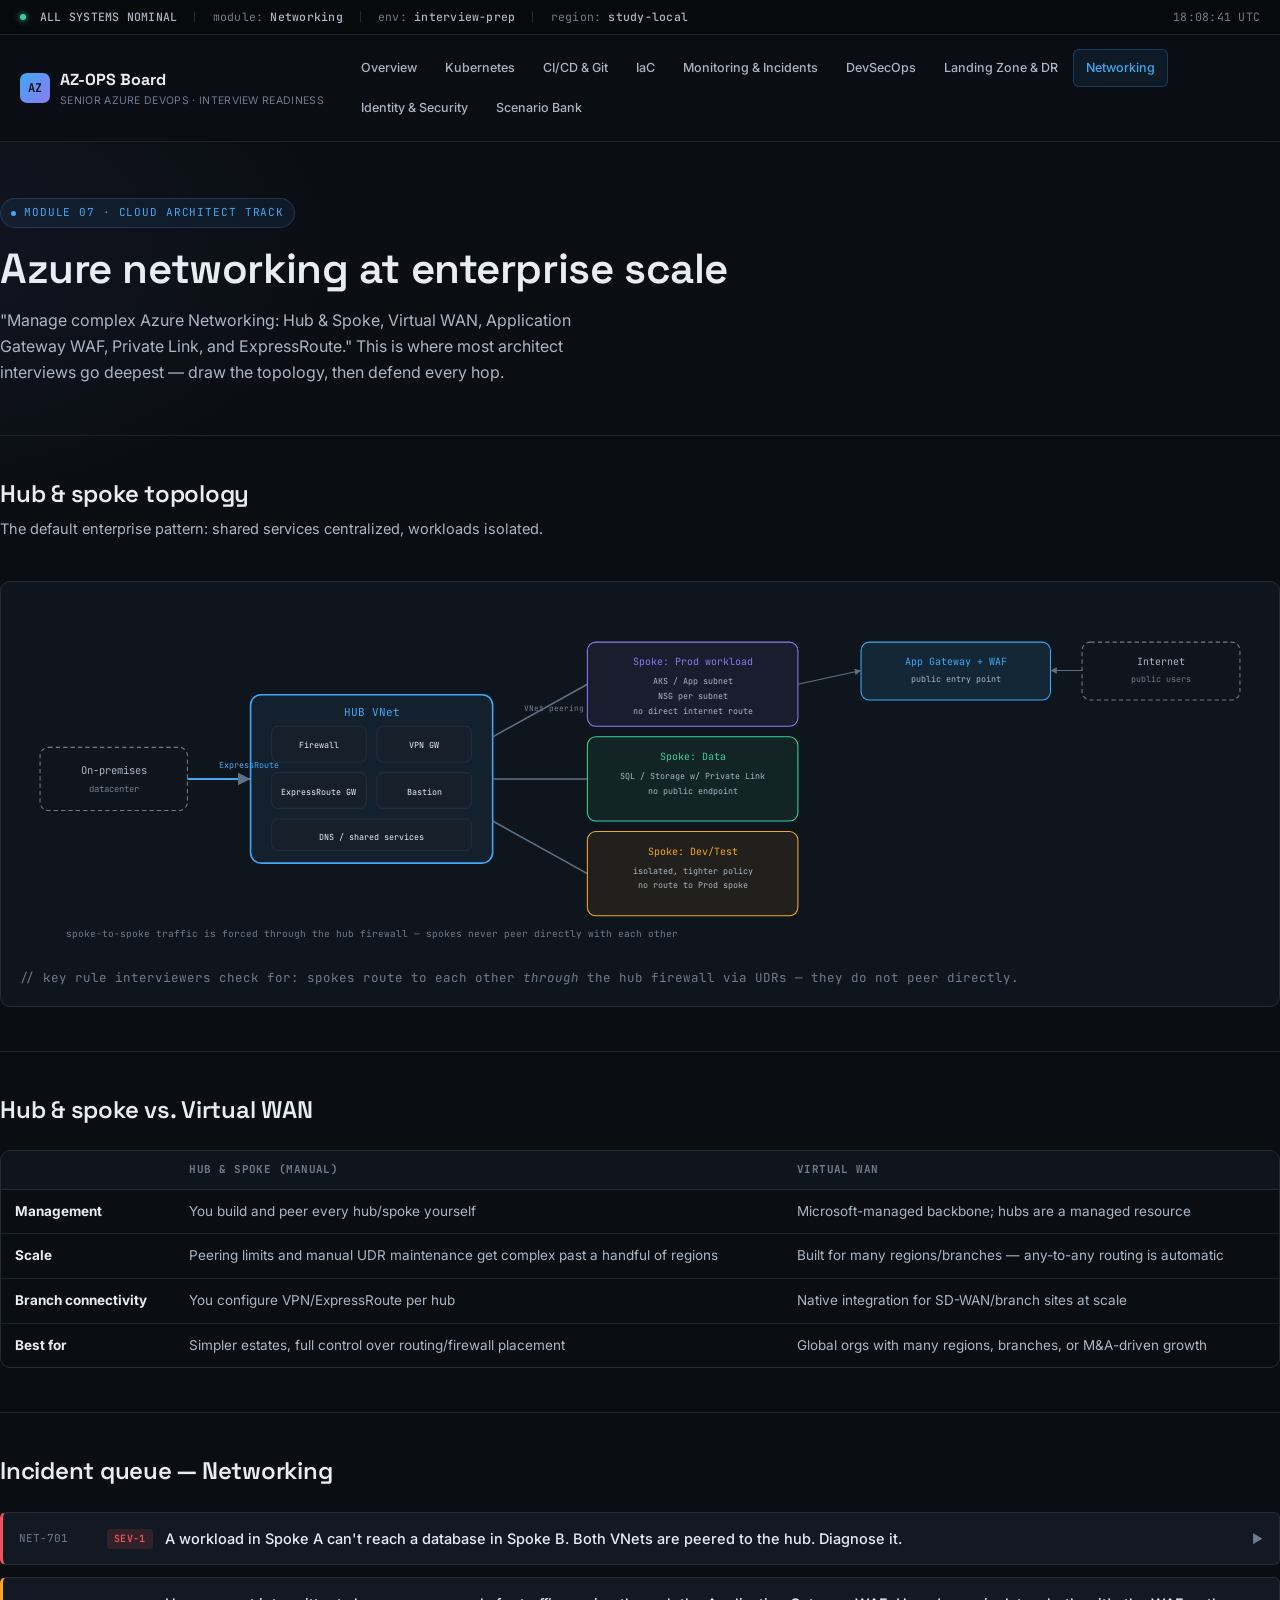
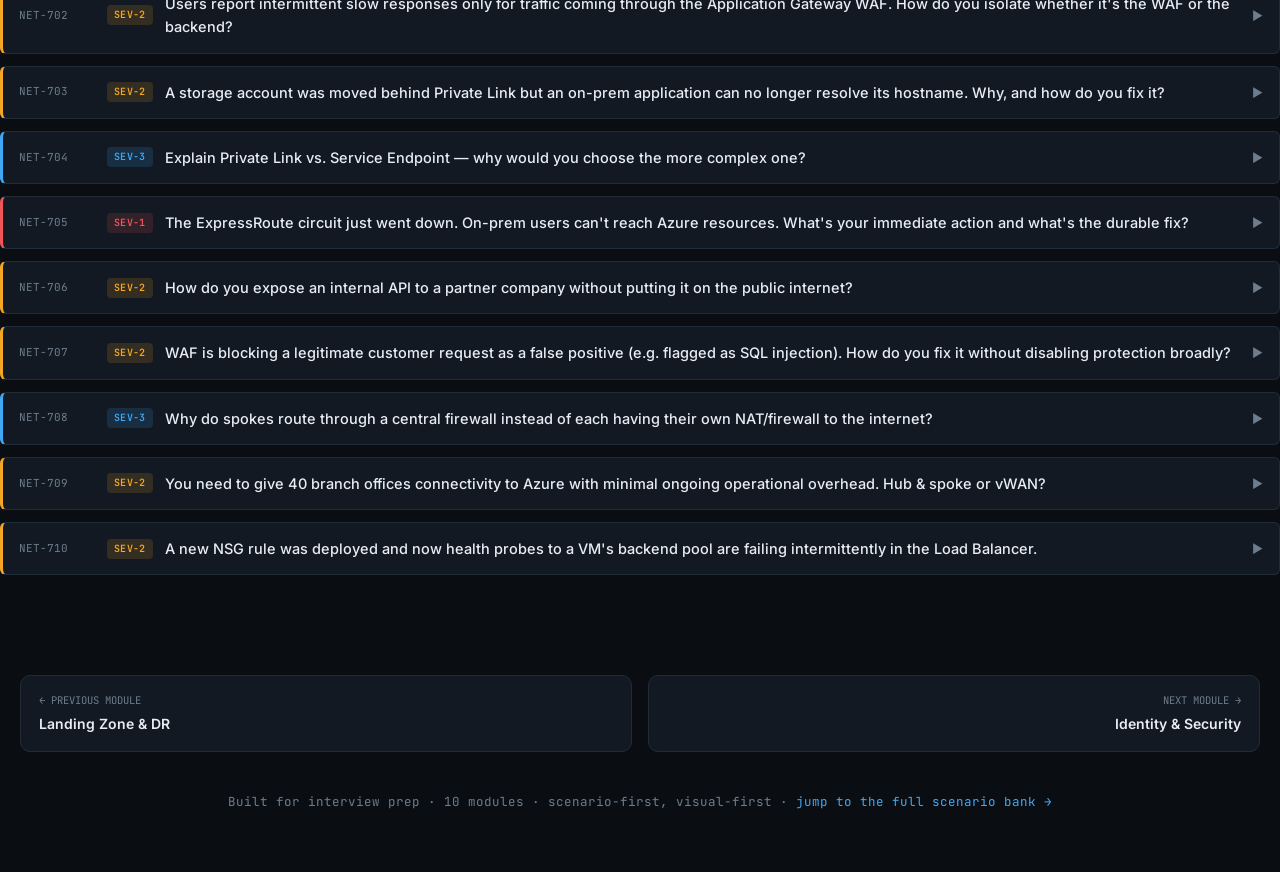
<file: azure-networking.html>
<!doctype html>
<html lang="en">
<head>
<meta charset="utf-8">
<meta name="viewport" content="width=device-width, initial-scale=1">
<title>Azure Networking · AZ-OPS Readiness Board</title>
<meta name="description" content="Scenario-based interview prep for Senior Azure DevOps / Cloud Architect roles — Kubernetes, CI/CD, IaC, monitoring, incident response, DevSecOps and Azure architecture.">
<link rel="stylesheet" href="assets/style.css">
</head>
<body>
<header class="site-header">
  <div class="statusbar">
      <span class="dot"></span><b>ALL SYSTEMS NOMINAL</b><span class="sep">|</span>
      <span>module: <b>Networking</b></span><span class="sep">|</span>
      <span>env: <b>interview-prep</b></span><span class="sep">|</span>
      <span>region: <b>study-local</b></span>
      <span class="fill"></span>
      <span data-live-clock>00:00:00 UTC</span>
    </div>
  <div class="header-inner">
    <a class="brand" href="index.html">
      <span class="mark">AZ</span>
      <span>AZ-OPS Board<small>Senior Azure DevOps &middot; Interview Readiness</small></span>
    </a>
    <button class="nav-toggle" aria-label="Toggle navigation">MENU</button>
    <nav class="main-nav">
        <a href="index.html">Overview</a>
        <a href="kubernetes.html">Kubernetes</a>
        <a href="cicd-git.html">CI/CD & Git</a>
        <a href="iac.html">IaC</a>
        <a href="monitoring-incident.html">Monitoring & Incidents</a>
        <a href="devsecops.html">DevSecOps</a>
        <a href="azure-landing-zone.html">Landing Zone & DR</a>
        <a href="azure-networking.html" class="active">Networking</a>
        <a href="azure-identity-security.html">Identity & Security</a>
        <a href="scenarios.html">Scenario Bank</a>
    </nav>
  </div>
</header>
<main>
<div class="shell page-hero">
  <div class="eyebrow"><span class="dot"></span> Module 07 · Cloud Architect track</div>
  <h1>Azure networking at enterprise scale</h1>
  <p class="lede">"Manage complex Azure Networking: Hub &amp; Spoke, Virtual WAN, Application Gateway WAF, Private Link, and ExpressRoute." This is where most architect interviews go deepest — draw the topology, then defend every hop.</p>
</div>

<div class="shell section">
  <div class="section-head"><div><h2>Hub &amp; spoke topology</h2><p class="section-desc">The default enterprise pattern: shared services centralized, workloads isolated.</p></div></div>
  <div class="diagram-frame">
    <svg viewBox="0 0 1180 340" xmlns="http://www.w3.org/2000/svg" font-family="JetBrains Mono, monospace">
      <defs><marker id="a5" markerWidth="8" markerHeight="8" refX="6" refY="3" orient="auto"><path d="M0,0 L6,3 L0,6 Z" fill="#5d7284"/></marker></defs>

      <!-- On-prem -->
      <rect x="20" y="140" width="140" height="60" rx="8" fill="none" stroke="#6d7d8d" stroke-dasharray="4 3"/>
      <text x="90" y="165" fill="#a9b6c4" font-size="10" text-anchor="middle">On-premises</text>
      <text x="90" y="182" fill="#6d7d8d" font-size="8.5" text-anchor="middle">datacenter</text>

      <line x1="160" y1="170" x2="220" y2="170" stroke="#3fa9f5" stroke-width="2" marker-end="url(#a5)"/>
      <text x="190" y="160" fill="#3fa9f5" font-size="8">ExpressRoute</text>

      <!-- Hub -->
      <rect x="220" y="90" width="230" height="160" rx="10" fill="rgba(63,169,245,0.08)" stroke="#3fa9f5" stroke-width="1.5"/>
      <text x="335" y="110" fill="#3fa9f5" font-size="10.5" text-anchor="middle">HUB VNet</text>
      <rect x="240" y="120" width="90" height="34" rx="6" fill="#161f2a" stroke="#212c39"/><text x="285" y="141" fill="#e7edf3" font-size="8" text-anchor="middle">Firewall</text>
      <rect x="340" y="120" width="90" height="34" rx="6" fill="#161f2a" stroke="#212c39"/><text x="385" y="141" fill="#e7edf3" font-size="8" text-anchor="middle">VPN GW</text>
      <rect x="240" y="164" width="90" height="34" rx="6" fill="#161f2a" stroke="#212c39"/><text x="285" y="185" fill="#e7edf3" font-size="8" text-anchor="middle">ExpressRoute GW</text>
      <rect x="340" y="164" width="90" height="34" rx="6" fill="#161f2a" stroke="#212c39"/><text x="385" y="185" fill="#e7edf3" font-size="8" text-anchor="middle">Bastion</text>
      <rect x="240" y="208" width="190" height="30" rx="6" fill="#161f2a" stroke="#212c39"/><text x="335" y="228" fill="#e7edf3" font-size="8" text-anchor="middle">DNS / shared services</text>

      <!-- peering lines -->
      <line x1="450" y1="130" x2="540" y2="80" stroke="#5d7284" stroke-width="1.5"/>
      <line x1="450" y1="170" x2="540" y2="170" stroke="#5d7284" stroke-width="1.5"/>
      <line x1="450" y1="210" x2="540" y2="260" stroke="#5d7284" stroke-width="1.5"/>
      <text x="480" y="105" fill="#6d7d8d" font-size="7.5">VNet peering</text>

      <!-- spokes -->
      <rect x="540" y="40" width="200" height="80" rx="8" fill="rgba(139,123,240,0.08)" stroke="#8b7bf0"/>
      <text x="640" y="62" fill="#8b7bf0" font-size="9.5" text-anchor="middle">Spoke: Prod workload</text>
      <text x="640" y="80" fill="#a9b6c4" font-size="8" text-anchor="middle">AKS / App subnet</text>
      <text x="640" y="94" fill="#a9b6c4" font-size="8" text-anchor="middle">NSG per subnet</text>
      <text x="640" y="108" fill="#a9b6c4" font-size="8" text-anchor="middle">no direct internet route</text>

      <rect x="540" y="130" width="200" height="80" rx="8" fill="rgba(53,211,153,0.08)" stroke="#35d399"/>
      <text x="640" y="152" fill="#35d399" font-size="9.5" text-anchor="middle">Spoke: Data</text>
      <text x="640" y="170" fill="#a9b6c4" font-size="8" text-anchor="middle">SQL / Storage w/ Private Link</text>
      <text x="640" y="184" fill="#a9b6c4" font-size="8" text-anchor="middle">no public endpoint</text>

      <rect x="540" y="220" width="200" height="80" rx="8" fill="rgba(245,166,35,0.08)" stroke="#f5a623"/>
      <text x="640" y="242" fill="#f5a623" font-size="9.5" text-anchor="middle">Spoke: Dev/Test</text>
      <text x="640" y="260" fill="#a9b6c4" font-size="8" text-anchor="middle">isolated, tighter policy</text>
      <text x="640" y="274" fill="#a9b6c4" font-size="8" text-anchor="middle">no route to Prod spoke</text>

      <!-- inbound path -->
      <rect x="800" y="40" width="180" height="55" rx="8" fill="rgba(63,169,245,0.12)" stroke="#3fa9f5"/>
      <text x="890" y="62" fill="#3fa9f5" font-size="9.5" text-anchor="middle">App Gateway + WAF</text>
      <text x="890" y="78" fill="#a9b6c4" font-size="8" text-anchor="middle">public entry point</text>
      <line x1="740" y1="80" x2="800" y2="67" stroke="#5d7284" marker-end="url(#a5)"/>

      <rect x="1010" y="40" width="150" height="55" rx="8" fill="none" stroke="#6d7d8d" stroke-dasharray="4 3"/>
      <text x="1085" y="62" fill="#a9b6c4" font-size="9.5" text-anchor="middle">Internet</text>
      <text x="1085" y="78" fill="#6d7d8d" font-size="8" text-anchor="middle">public users</text>
      <line x1="1010" y1="67" x2="980" y2="67" stroke="#5d7284" marker-end="url(#a5)"/>

      <text x="335" y="320" fill="#6d7d8d" font-size="9" text-anchor="middle">spoke-to-spoke traffic is forced through the hub firewall — spokes never peer directly with each other</text>
    </svg>
    <div class="diagram-caption">// key rule interviewers check for: spokes route to each other <em>through</em> the hub firewall via UDRs — they do not peer directly.</div>
  </div>
</div>

<div class="shell section">
  <div class="section-head"><div><h2>Hub &amp; spoke vs. Virtual WAN</h2></div></div>
  <div class="tbl-wrap">
    <table class="cmp">
      <tr><th></th><th>Hub &amp; Spoke (manual)</th><th>Virtual WAN</th></tr>
      <tr><td><strong>Management</strong></td><td>You build and peer every hub/spoke yourself</td><td>Microsoft-managed backbone; hubs are a managed resource</td></tr>
      <tr><td><strong>Scale</strong></td><td>Peering limits and manual UDR maintenance get complex past a handful of regions</td><td>Built for many regions/branches — any-to-any routing is automatic</td></tr>
      <tr><td><strong>Branch connectivity</strong></td><td>You configure VPN/ExpressRoute per hub</td><td>Native integration for SD-WAN/branch sites at scale</td></tr>
      <tr><td><strong>Best for</strong></td><td>Simpler estates, full control over routing/firewall placement</td><td>Global orgs with many regions, branches, or M&amp;A-driven growth</td></tr>
    </table>
  </div>
</div>

<div class="shell section">
  <div class="section-head"><div><h2>Incident queue — Networking</h2></div></div>

  <div class="ticket" data-sev="1">
    <div class="ticket-head"><span class="ticket-id">NET-701</span><span class="sev-badge s1">SEV-1</span><span class="ticket-q">A workload in Spoke A can't reach a database in Spoke B. Both VNets are peered to the hub. Diagnose it.</span><span class="ticket-chev">▶</span></div>
    <div class="ticket-body">
      <ul>
        <li>Peering to the hub does <strong>not</strong> transitively connect spokes — confirm there's a User Defined Route (UDR) on each spoke's subnet sending 0.0.0.0/0 (or the specific spoke CIDR) via the hub firewall's private IP as next hop.</li>
        <li>Check the firewall's own rules (network/application rule collections) actually allow that spoke-to-spoke flow — a UDR routes traffic to the firewall, it doesn't permit it.</li>
        <li>Check NSGs on both source and destination subnets for the specific ports.</li>
      </ul>
      <div class="resolution-box"><p class="sub">Resolution</p><p>Add/fix the UDR forcing spoke traffic through the hub NVA/firewall, and add an explicit allow rule on the firewall for that flow — this two-part check (routing exists + is permitted) is the core hub-spoke troubleshooting pattern.</p></div>
      <div class="ticket-tags"><span class="tag blue">connectivity</span><span class="tag red">troubleshooting</span></div>
    </div>
  </div>

  <div class="ticket" data-sev="2">
    <div class="ticket-head"><span class="ticket-id">NET-702</span><span class="sev-badge s2">SEV-2</span><span class="ticket-q">Users report intermittent slow responses only for traffic coming through the Application Gateway WAF. How do you isolate whether it's the WAF or the backend?</span><span class="ticket-chev">▶</span></div>
    <div class="ticket-body">
      <ul>
        <li>Check Application Gateway backend health probes and metrics — is latency added at the gateway hop itself, or is the backend genuinely slow and the gateway is just the entry point you happen to be measuring from?</li>
        <li>Check WAF logs for rule evaluation overhead or false-positive blocks causing retries.</li>
        <li>Compare gateway-to-backend latency metric vs. client-to-gateway latency to isolate the segment.</li>
      </ul>
      <div class="ticket-tags"><span class="tag blue">networking</span><span class="tag amber">performance</span></div>
    </div>
  </div>

  <div class="ticket" data-sev="2">
    <div class="ticket-head"><span class="ticket-id">NET-703</span><span class="sev-badge s2">SEV-2</span><span class="ticket-q">A storage account was moved behind Private Link but an on-prem application can no longer resolve its hostname. Why, and how do you fix it?</span><span class="ticket-chev">▶</span></div>
    <div class="ticket-body">
      <p>Private Link relies on a Private DNS Zone that resolves the storage account's public FQDN to its private IP — <strong>inside Azure</strong>. On-prem DNS servers don't automatically know about that private zone. Fix: conditional forwarder on the on-prem DNS server pointing the relevant zone (e.g. <code>privatelink.blob.core.windows.net</code>) to a DNS resolver inside the hub VNet (Azure DNS Private Resolver or a VM running as forwarder), so on-prem clients resolve to the private IP too.</p>
      <div class="ticket-tags"><span class="tag blue">dns</span><span class="tag red">troubleshooting</span></div>
    </div>
  </div>

  <div class="ticket" data-sev="3">
    <div class="ticket-head"><span class="ticket-id">NET-704</span><span class="sev-badge s3">SEV-3</span><span class="ticket-q">Explain Private Link vs. Service Endpoint — why would you choose the more complex one?</span><span class="ticket-chev">▶</span></div>
    <div class="ticket-body">
      <p><strong>Service Endpoint</strong> keeps traffic on the Azure backbone and restricts a PaaS resource's firewall to specific VNet/subnets — but the resource still has a <em>public</em> IP/endpoint, just with network-level ACLs. <strong>Private Link</strong> injects a private IP for the resource directly into your VNet — no public endpoint exists for that connection at all, traffic never touches the public internet path, and it works across peered VNets, on-prem (via VPN/ExpressRoute), and even other tenants. Choose Private Link whenever "no public exposure, period" is a compliance requirement, not just "restricted by IP."</p>
      <div class="ticket-tags"><span class="tag blue">fundamentals</span></div>
    </div>
  </div>

  <div class="ticket" data-sev="1">
    <div class="ticket-head"><span class="ticket-id">NET-705</span><span class="sev-badge s1">SEV-1</span><span class="ticket-q">The ExpressRoute circuit just went down. On-prem users can't reach Azure resources. What's your immediate action and what's the durable fix?</span><span class="ticket-chev">▶</span></div>
    <div class="ticket-body">
      <p>Immediate: confirm scope via Azure Service Health and the ExpressRoute circuit's provider-side status; if a Site-to-Site VPN gateway exists as backup, traffic should already be failing over automatically via BGP route priority — verify it did. If no backup path exists, that's the actual finding here. Durable fix: every production ExpressRoute circuit should have a VPN failover path (or a second circuit via a different peering location/provider for true redundancy) — a single circuit is a single point of failure, no matter how reliable the provider's SLA is.</p>
      <div class="ticket-tags"><span class="tag red">disaster-recovery</span><span class="tag blue">connectivity</span></div>
    </div>
  </div>

  <div class="ticket" data-sev="2">
    <div class="ticket-head"><span class="ticket-id">NET-706</span><span class="sev-badge s2">SEV-2</span><span class="ticket-q">How do you expose an internal API to a partner company without putting it on the public internet?</span><span class="ticket-chev">▶</span></div>
    <div class="ticket-body">
      <p>Publish it as an <strong>Azure Private Link Service</strong> behind a Standard Load Balancer — the partner (with their own Azure tenant) creates a Private Endpoint in their VNet that connects to your service over the Microsoft backbone, with connection approval on your side. No public IP, no VPN/ExpressRoute needed between the two organizations, and you can revoke access instantly by rejecting/removing the connection.</p>
      <div class="ticket-tags"><span class="tag blue">design</span><span class="tag red">security</span></div>
    </div>
  </div>

  <div class="ticket" data-sev="2">
    <div class="ticket-head"><span class="ticket-id">NET-707</span><span class="sev-badge s2">SEV-2</span><span class="ticket-q">WAF is blocking a legitimate customer request as a false positive (e.g. flagged as SQL injection). How do you fix it without disabling protection broadly?</span><span class="ticket-chev">▶</span></div>
    <div class="ticket-body">
      <p>Check WAF logs for the specific matched rule ID, then add a scoped exclusion (specific rule + specific request attribute/parameter, e.g. exclude a rule only for one query-string parameter known to contain SQL-like text legitimately) rather than switching the WAF to Detection-only mode or disabling the whole rule set — that would remove protection for every other request, not just this false positive.</p>
      <div class="ticket-tags"><span class="tag red">security</span><span class="tag blue">networking</span></div>
    </div>
  </div>

  <div class="ticket" data-sev="3">
    <div class="ticket-head"><span class="ticket-id">NET-708</span><span class="sev-badge s3">SEV-3</span><span class="ticket-q">Why do spokes route through a central firewall instead of each having their own NAT/firewall to the internet?</span><span class="ticket-chev">▶</span></div>
    <div class="ticket-body">
      <p>Centralizing egress/ingress inspection gives one consistent policy surface, one place to see all north-south traffic logs for security monitoring, and avoids each application team configuring (and misconfiguring) their own firewall independently. The trade-off is the hub firewall becomes a shared dependency and potential bottleneck/single point of failure — mitigated by deploying it in a zone-redundant/HA SKU and sizing for aggregate spoke traffic, not per-spoke.</p>
      <div class="ticket-tags"><span class="tag blue">design</span></div>
    </div>
  </div>

  <div class="ticket" data-sev="2">
    <div class="ticket-head"><span class="ticket-id">NET-709</span><span class="sev-badge s2">SEV-2</span><span class="ticket-q">You need to give 40 branch offices connectivity to Azure with minimal ongoing operational overhead. Hub &amp; spoke or vWAN?</span><span class="ticket-chev">▶</span></div>
    <div class="ticket-body">
      <p>Virtual WAN — at 40 branches, manually managing VPN/ExpressRoute gateways, peerings, and routing tables per hub in a DIY hub-and-spoke becomes a full-time job and a common source of routing mistakes. vWAN's managed hubs give any-to-any transitive routing between branches and VNets out of the box, which is exactly the problem at this scale.</p>
      <div class="ticket-tags"><span class="tag blue">design</span></div>
    </div>
  </div>

  <div class="ticket" data-sev="2">
    <div class="ticket-head"><span class="ticket-id">NET-710</span><span class="sev-badge s2">SEV-2</span><span class="ticket-q">A new NSG rule was deployed and now health probes to a VM's backend pool are failing intermittently in the Load Balancer.</span><span class="ticket-chev">▶</span></div>
    <div class="ticket-body">
      <p>Azure Load Balancer health probes originate from a special virtual IP (168.63.129.16) — a common mistake is an NSG rule that blocks it without realizing that's the platform's own probe source, not "an unknown IP" to lock down. Confirm the NSG still allows the AzureLoadBalancer service tag; if it was recently tightened to explicit IPs, that's very likely the regression.</p>
      <div class="ticket-tags"><span class="tag blue">troubleshooting</span></div>
    </div>
  </div>

</div>

</main>
<div class="shell">
  <div class="module-nav">
    <a href="azure-landing-zone.html"><div class="lbl">&larr; Previous module</div><div class="ttl">Landing Zone & DR</div></a>
    <a href="azure-identity-security.html" class="next"><div class="lbl">Next module &rarr;</div><div class="ttl">Identity & Security</div></a>
    </div>
</div>
<footer class="site-footer">
  Built for interview prep &middot; 10 modules &middot; scenario-first, visual-first &middot; <a href="scenarios.html">jump to the full scenario bank &rarr;</a>
</footer>
<script src="assets/main.js"></script>
</body>
</html>
</file>
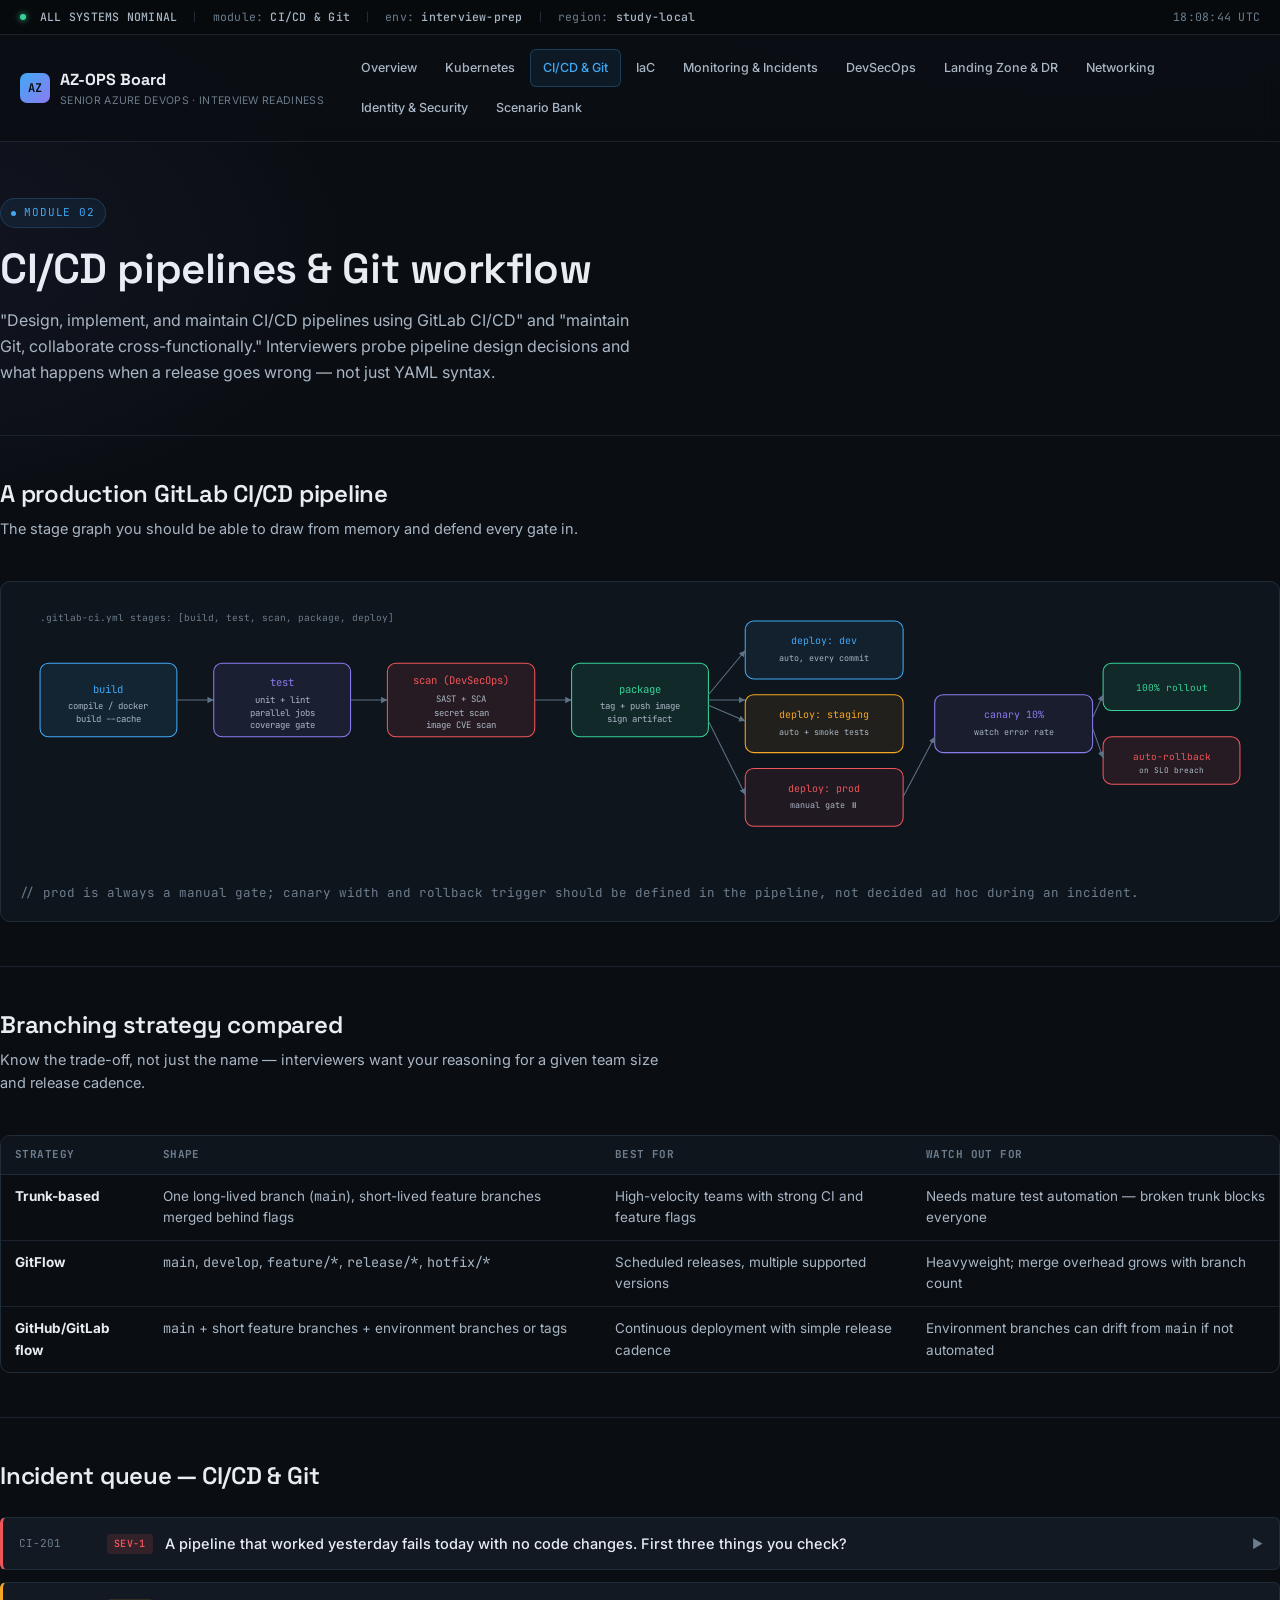
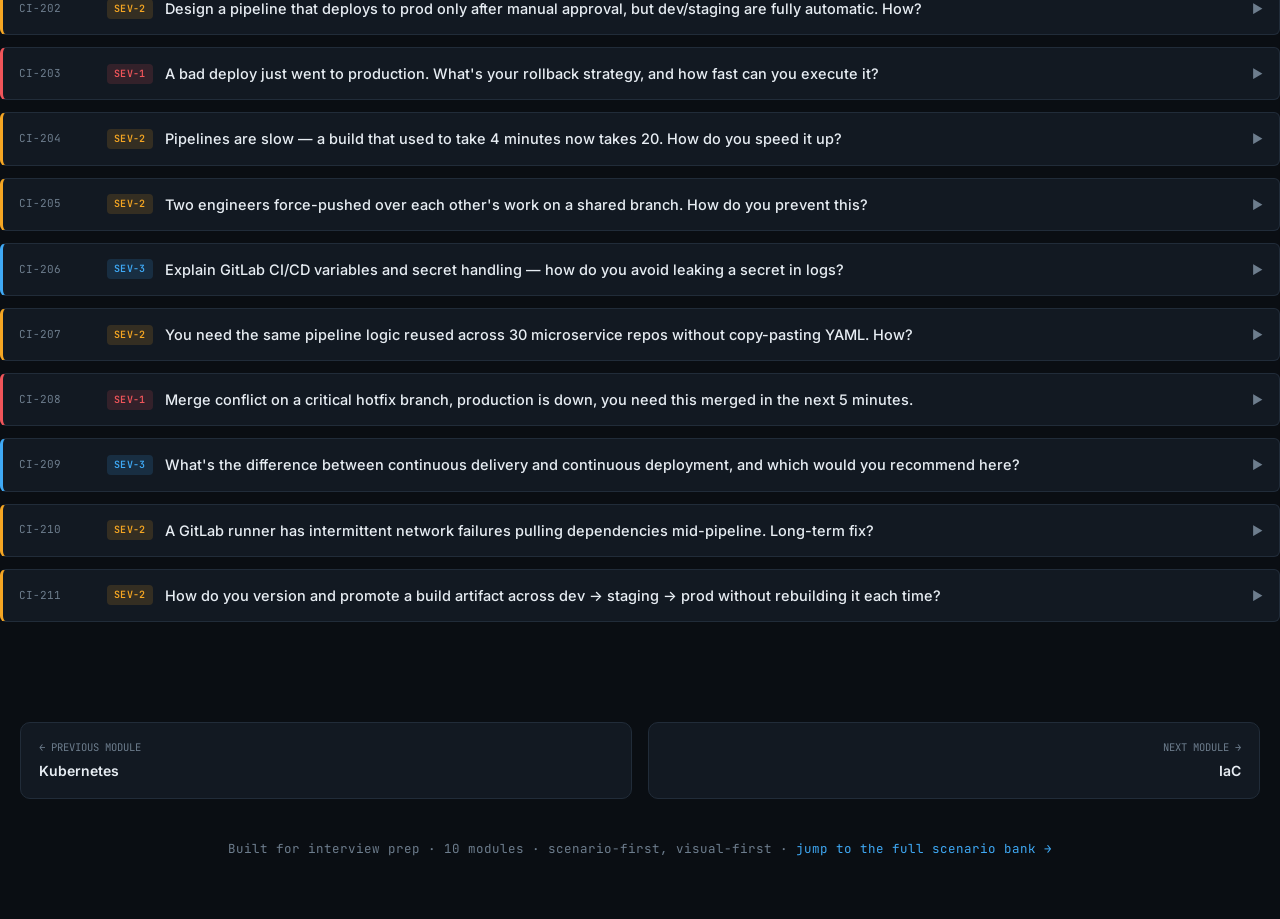
<file: cicd-git.html>
<!doctype html>
<html lang="en">
<head>
<meta charset="utf-8">
<meta name="viewport" content="width=device-width, initial-scale=1">
<title>CI/CD & Git · AZ-OPS Readiness Board</title>
<meta name="description" content="Scenario-based interview prep for Senior Azure DevOps / Cloud Architect roles — Kubernetes, CI/CD, IaC, monitoring, incident response, DevSecOps and Azure architecture.">
<link rel="stylesheet" href="assets/style.css">
</head>
<body>
<header class="site-header">
  <div class="statusbar">
      <span class="dot"></span><b>ALL SYSTEMS NOMINAL</b><span class="sep">|</span>
      <span>module: <b>CI/CD & Git</b></span><span class="sep">|</span>
      <span>env: <b>interview-prep</b></span><span class="sep">|</span>
      <span>region: <b>study-local</b></span>
      <span class="fill"></span>
      <span data-live-clock>00:00:00 UTC</span>
    </div>
  <div class="header-inner">
    <a class="brand" href="index.html">
      <span class="mark">AZ</span>
      <span>AZ-OPS Board<small>Senior Azure DevOps &middot; Interview Readiness</small></span>
    </a>
    <button class="nav-toggle" aria-label="Toggle navigation">MENU</button>
    <nav class="main-nav">
        <a href="index.html">Overview</a>
        <a href="kubernetes.html">Kubernetes</a>
        <a href="cicd-git.html" class="active">CI/CD & Git</a>
        <a href="iac.html">IaC</a>
        <a href="monitoring-incident.html">Monitoring & Incidents</a>
        <a href="devsecops.html">DevSecOps</a>
        <a href="azure-landing-zone.html">Landing Zone & DR</a>
        <a href="azure-networking.html">Networking</a>
        <a href="azure-identity-security.html">Identity & Security</a>
        <a href="scenarios.html">Scenario Bank</a>
    </nav>
  </div>
</header>
<main>
<div class="shell page-hero">
  <div class="eyebrow"><span class="dot"></span> Module 02</div>
  <h1>CI/CD pipelines &amp; Git workflow</h1>
  <p class="lede">"Design, implement, and maintain CI/CD pipelines using GitLab CI/CD" and "maintain Git, collaborate cross-functionally." Interviewers probe pipeline design decisions and what happens when a release goes wrong — not just YAML syntax.</p>
</div>

<div class="shell section">
  <div class="section-head"><div><h2>A production GitLab CI/CD pipeline</h2>
  <p class="section-desc">The stage graph you should be able to draw from memory and defend every gate in.</p></div></div>

  <div class="diagram-frame">
    <svg viewBox="0 0 1180 260" xmlns="http://www.w3.org/2000/svg" font-family="JetBrains Mono, monospace">
      <defs><marker id="a2" markerWidth="8" markerHeight="8" refX="6" refY="3" orient="auto"><path d="M0,0 L6,3 L0,6 Z" fill="#5d7284"/></marker></defs>
      <!-- stages -->
      <!-- build -->
      <g>
        <rect x="20" y="60" width="130" height="70" rx="8" fill="rgba(63,169,245,0.1)" stroke="#3fa9f5"/>
        <text x="85" y="88" fill="#3fa9f5" font-size="10" text-anchor="middle">build</text>
        <text x="85" y="104" fill="#a9b6c4" font-size="8.5" text-anchor="middle">compile / docker</text>
        <text x="85" y="116" fill="#a9b6c4" font-size="8.5" text-anchor="middle">build --cache</text>
      </g>
      <line x1="150" y1="95" x2="185" y2="95" stroke="#5d7284" marker-end="url(#a2)"/>
      <!-- test -->
      <g>
        <rect x="185" y="60" width="130" height="70" rx="8" fill="rgba(139,123,240,0.1)" stroke="#8b7bf0"/>
        <text x="250" y="82" fill="#8b7bf0" font-size="10" text-anchor="middle">test</text>
        <text x="250" y="98" fill="#a9b6c4" font-size="8.5" text-anchor="middle">unit + lint</text>
        <text x="250" y="110" fill="#a9b6c4" font-size="8.5" text-anchor="middle">parallel jobs</text>
        <text x="250" y="122" fill="#a9b6c4" font-size="8.5" text-anchor="middle">coverage gate</text>
      </g>
      <line x1="315" y1="95" x2="350" y2="95" stroke="#5d7284" marker-end="url(#a2)"/>
      <!-- security -->
      <g>
        <rect x="350" y="60" width="140" height="70" rx="8" fill="rgba(240,85,90,0.1)" stroke="#f0555a"/>
        <text x="420" y="80" fill="#f0555a" font-size="10" text-anchor="middle">scan (DevSecOps)</text>
        <text x="420" y="97" fill="#a9b6c4" font-size="8.5" text-anchor="middle">SAST + SCA</text>
        <text x="420" y="110" fill="#a9b6c4" font-size="8.5" text-anchor="middle">secret scan</text>
        <text x="420" y="122" fill="#a9b6c4" font-size="8.5" text-anchor="middle">image CVE scan</text>
      </g>
      <line x1="490" y1="95" x2="525" y2="95" stroke="#5d7284" marker-end="url(#a2)"/>
      <!-- package -->
      <g>
        <rect x="525" y="60" width="130" height="70" rx="8" fill="rgba(53,211,153,0.1)" stroke="#35d399"/>
        <text x="590" y="88" fill="#35d399" font-size="10" text-anchor="middle">package</text>
        <text x="590" y="104" fill="#a9b6c4" font-size="8.5" text-anchor="middle">tag + push image</text>
        <text x="590" y="116" fill="#a9b6c4" font-size="8.5" text-anchor="middle">sign artifact</text>
      </g>
      <line x1="655" y1="95" x2="690" y2="95" stroke="#5d7284" marker-end="url(#a2)"/>
      <!-- deploy dev -->
      <g>
        <rect x="690" y="20" width="150" height="55" rx="8" fill="rgba(63,169,245,0.08)" stroke="#3fa9f5"/>
        <text x="765" y="42" fill="#3fa9f5" font-size="9.5" text-anchor="middle">deploy: dev</text>
        <text x="765" y="58" fill="#a9b6c4" font-size="8" text-anchor="middle">auto, every commit</text>
      </g>
      <line x1="655" y1="90" x2="690" y2="48" stroke="#5d7284" marker-end="url(#a2)"/>
      <!-- deploy staging -->
      <g>
        <rect x="690" y="90" width="150" height="55" rx="8" fill="rgba(245,166,35,0.08)" stroke="#f5a623"/>
        <text x="765" y="112" fill="#f5a623" font-size="9.5" text-anchor="middle">deploy: staging</text>
        <text x="765" y="128" fill="#a9b6c4" font-size="8" text-anchor="middle">auto + smoke tests</text>
      </g>
      <line x1="655" y1="100" x2="690" y2="115" stroke="#5d7284" marker-end="url(#a2)"/>
      <!-- deploy prod -->
      <g>
        <rect x="690" y="160" width="150" height="55" rx="8" fill="rgba(240,85,90,0.08)" stroke="#f0555a"/>
        <text x="765" y="182" fill="#f0555a" font-size="9.5" text-anchor="middle">deploy: prod</text>
        <text x="765" y="198" fill="#a9b6c4" font-size="8" text-anchor="middle">manual gate ⏸</text>
      </g>
      <line x1="655" y1="115" x2="690" y2="185" stroke="#5d7284" marker-end="url(#a2)"/>

      <!-- canary / rollback -->
      <g>
        <rect x="870" y="90" width="150" height="55" rx="8" fill="rgba(139,123,240,0.08)" stroke="#8b7bf0"/>
        <text x="945" y="112" fill="#8b7bf0" font-size="9.5" text-anchor="middle">canary 10%</text>
        <text x="945" y="128" fill="#a9b6c4" font-size="8" text-anchor="middle">watch error rate</text>
      </g>
      <line x1="840" y1="187" x2="870" y2="130" stroke="#5d7284" marker-end="url(#a2)"/>

      <g>
        <rect x="1030" y="60" width="130" height="45" rx="8" fill="rgba(53,211,153,0.1)" stroke="#35d399"/>
        <text x="1095" y="86" fill="#35d399" font-size="9" text-anchor="middle">100% rollout</text>
      </g>
      <line x1="1020" y1="112" x2="1030" y2="90" stroke="#5d7284" marker-end="url(#a2)"/>

      <g>
        <rect x="1030" y="130" width="130" height="45" rx="8" fill="rgba(240,85,90,0.1)" stroke="#f0555a"/>
        <text x="1095" y="152" fill="#f0555a" font-size="9" text-anchor="middle">auto-rollback</text>
        <text x="1095" y="164" fill="#a9b6c4" font-size="7.5" text-anchor="middle">on SLO breach</text>
      </g>
      <line x1="1020" y1="122" x2="1030" y2="150" stroke="#5d7284" marker-end="url(#a2)"/>

      <text x="20" y="20" fill="#6d7d8d" font-size="9">.gitlab-ci.yml stages: [build, test, scan, package, deploy]</text>
    </svg>
    <div class="diagram-caption">// prod is always a manual gate; canary width and rollback trigger should be defined in the pipeline, not decided ad hoc during an incident.</div>
  </div>
</div>

<div class="shell section">
  <div class="section-head"><div><h2>Branching strategy compared</h2><p class="section-desc">Know the trade-off, not just the name — interviewers want your reasoning for a given team size and release cadence.</p></div></div>
  <div class="tbl-wrap">
    <table class="cmp">
      <tr><th>Strategy</th><th>Shape</th><th>Best for</th><th>Watch out for</th></tr>
      <tr><td><strong>Trunk-based</strong></td><td>One long-lived branch (<code>main</code>), short-lived feature branches merged behind flags</td><td>High-velocity teams with strong CI and feature flags</td><td>Needs mature test automation — broken trunk blocks everyone</td></tr>
      <tr><td><strong>GitFlow</strong></td><td><code>main</code>, <code>develop</code>, <code>feature/*</code>, <code>release/*</code>, <code>hotfix/*</code></td><td>Scheduled releases, multiple supported versions</td><td>Heavyweight; merge overhead grows with branch count</td></tr>
      <tr><td><strong>GitHub/GitLab flow</strong></td><td><code>main</code> + short feature branches + environment branches or tags</td><td>Continuous deployment with simple release cadence</td><td>Environment branches can drift from <code>main</code> if not automated</td></tr>
    </table>
  </div>
</div>

<div class="shell section">
  <div class="section-head"><div><h2>Incident queue — CI/CD &amp; Git</h2></div></div>

  <div class="ticket" data-sev="1">
    <div class="ticket-head"><span class="ticket-id">CI-201</span><span class="sev-badge s1">SEV-1</span><span class="ticket-q">A pipeline that worked yesterday fails today with no code changes. First three things you check?</span><span class="ticket-chev">▶</span></div>
    <div class="ticket-body">
      <ul>
        <li>Runner/agent health — did the runner pool change, get drained, or hit a version bump?</li>
        <li>External dependency drift — base image, package registry, or a floating tag (<code>:latest</code>) that moved underneath you.</li>
        <li>Pipeline/config changes merged by someone else, or a CI/CD variable that expired (token, secret rotation).</li>
      </ul>
      <div class="resolution-box"><p class="sub">Resolution</p><p>Pin versions everywhere — base images by digest, tool versions explicitly — so "nothing changed" is actually true and the pipeline is reproducible.</p></div>
      <div class="ticket-tags"><span class="tag blue">pipeline</span><span class="tag red">troubleshooting</span></div>
    </div>
  </div>

  <div class="ticket" data-sev="2">
    <div class="ticket-head"><span class="ticket-id">CI-202</span><span class="sev-badge s2">SEV-2</span><span class="ticket-q">Design a pipeline that deploys to prod only after manual approval, but dev/staging are fully automatic. How?</span><span class="ticket-chev">▶</span></div>
    <div class="ticket-body">
      <div class="snippet"><span class="c"># .gitlab-ci.yml (excerpt)</span>
deploy_prod:
  stage: deploy
  environment:
    name: production
    url: https://app.example.com
  <span class="k">when</span>: manual
  rules:
    - <span class="k">if</span>: <span class="s">'$CI_COMMIT_BRANCH == "main"'</span>
  needs: [<span class="s">"deploy_staging"</span>]</div>
      <p>Combine <code>when: manual</code> with GitLab <strong>protected environments</strong> so only specific users/groups can click "deploy," plus branch rules so it can't fire from a feature branch.</p>
      <div class="ticket-tags"><span class="tag blue">pipeline</span><span class="tag green">release</span></div>
    </div>
  </div>

  <div class="ticket" data-sev="1">
    <div class="ticket-head"><span class="ticket-id">CI-203</span><span class="sev-badge s1">SEV-1</span><span class="ticket-q">A bad deploy just went to production. What's your rollback strategy, and how fast can you execute it?</span><span class="ticket-chev">▶</span></div>
    <div class="ticket-body">
      <ul>
        <li>Fastest: re-run the <em>previous successful</em> pipeline's deploy job — the artifact/image already exists, no rebuild needed.</li>
        <li>For Kubernetes: <code>kubectl rollout undo</code> or <code>helm rollback</code> as an even faster path if the pipeline re-run is slow.</li>
        <li>For infra/config changes: revert the commit (not just redeploy old code) so the repo stays the single source of truth — avoids future drift between "what's deployed" and "what's in Git."</li>
      </ul>
      <div class="resolution-box"><p class="sub">Resolution</p><p>State a target: "rollback executes in under 5 minutes because we redeploy a known-good, already-built artifact rather than rebuilding." That specific, measurable answer is what separates senior from mid-level here.</p></div>
      <div class="ticket-tags"><span class="tag green">release</span><span class="tag red">incident</span></div>
    </div>
  </div>

  <div class="ticket" data-sev="2">
    <div class="ticket-head"><span class="ticket-id">CI-204</span><span class="sev-badge s2">SEV-2</span><span class="ticket-q">Pipelines are slow — a build that used to take 4 minutes now takes 20. How do you speed it up?</span><span class="ticket-chev">▶</span></div>
    <div class="ticket-body">
      <ul>
        <li>Enable/verify layer caching (Docker build cache, GitLab <code>cache:</code> keyed by lockfile hash) — most slowdowns are cache invalidation, not raw compute.</li>
        <li>Parallelize independent jobs (test splitting/matrix) instead of one long serial stage.</li>
        <li>Check runner autoscaling — are jobs queued waiting for an available runner rather than actually running slow?</li>
      </ul>
      <div class="ticket-tags"><span class="tag blue">pipeline</span><span class="tag amber">performance</span></div>
    </div>
  </div>

  <div class="ticket" data-sev="2">
    <div class="ticket-head"><span class="ticket-id">CI-205</span><span class="sev-badge s2">SEV-2</span><span class="ticket-q">Two engineers force-pushed over each other's work on a shared branch. How do you prevent this?</span><span class="ticket-chev">▶</span></div>
    <div class="ticket-body">
      <ul>
        <li>Branch protection: disallow force-push and direct commits to <code>main</code>/<code>release/*</code>.</li>
        <li>Require merge requests with at least one approval and a passing pipeline before merge (merge trains for high-contention repos).</li>
      </ul>
      <div class="ticket-tags"><span class="tag blue">git</span><span class="tag green">process</span></div>
    </div>
  </div>

  <div class="ticket" data-sev="3">
    <div class="ticket-head"><span class="ticket-id">CI-206</span><span class="sev-badge s3">SEV-3</span><span class="ticket-q">Explain GitLab CI/CD variables and secret handling — how do you avoid leaking a secret in logs?</span><span class="ticket-chev">▶</span></div>
    <div class="ticket-body">
      <ul>
        <li>Mark sensitive CI/CD variables as <strong>Protected</strong> (only exposed on protected branches/tags) and <strong>Masked</strong> (redacted from job logs).</li>
        <li>Prefer external secret stores (Key Vault, HashiCorp Vault) with short-lived tokens over long-lived CI variables where possible.</li>
        <li>Never <code>echo</code> a variable, avoid <code>set -x</code> in scripts that touch secrets, and treat any accidental log exposure as a rotation event, not just a log cleanup.</li>
      </ul>
      <div class="ticket-tags"><span class="tag red">security</span><span class="tag blue">pipeline</span></div>
    </div>
  </div>

  <div class="ticket" data-sev="2">
    <div class="ticket-head"><span class="ticket-id">CI-207</span><span class="sev-badge s2">SEV-2</span><span class="ticket-q">You need the same pipeline logic reused across 30 microservice repos without copy-pasting YAML. How?</span><span class="ticket-chev">▶</span></div>
    <div class="ticket-body">
      <p>Centralize with GitLab CI/CD <strong>includes</strong> (<code>include: project:</code>) pointing at a shared templates repo, parameterized with variables per service. Update the template once, every consuming pipeline picks it up on next run — versus 30 repos drifting independently.</p>
      <div class="ticket-tags"><span class="tag blue">pipeline</span><span class="tag green">scale</span></div>
    </div>
  </div>

  <div class="ticket" data-sev="1">
    <div class="ticket-head"><span class="ticket-id">CI-208</span><span class="sev-badge s1">SEV-1</span><span class="ticket-q">Merge conflict on a critical hotfix branch, production is down, you need this merged in the next 5 minutes.</span><span class="ticket-chev">▶</span></div>
    <div class="ticket-body">
      <p>Stay calm and don't shortcut safety: pull latest target branch, resolve conflicts locally with full context of both changes (not blind "accept theirs"), run the fast/critical subset of tests locally if the full pipeline is too slow, push, and let CI gate the merge. If genuinely blocked by a slow pipeline, use a documented emergency-deploy process (still logged, still reviewed after the fact) rather than disabling checks silently — traceability matters even in a fire.</p>
      <div class="ticket-tags"><span class="tag green">process</span><span class="tag red">incident</span></div>
    </div>
  </div>

  <div class="ticket" data-sev="3">
    <div class="ticket-head"><span class="ticket-id">CI-209</span><span class="sev-badge s3">SEV-3</span><span class="ticket-q">What's the difference between continuous delivery and continuous deployment, and which would you recommend here?</span><span class="ticket-chev">▶</span></div>
    <div class="ticket-body">
      <p><strong>Continuous delivery</strong>: every change is automatically built, tested, and made release-ready, but a human decides when it actually ships (manual gate to prod). <strong>Continuous deployment</strong>: every change that passes the pipeline goes live automatically, no human gate. Recommendation depends on blast radius and rollback speed — teams with strong automated testing, feature flags, and fast rollback can safely run continuous deployment; regulated or high-risk-change environments usually keep a manual approval step for delivery instead.</p>
      <div class="ticket-tags"><span class="tag green">process</span></div>
    </div>
  </div>

  <div class="ticket" data-sev="2">
    <div class="ticket-head"><span class="ticket-id">CI-210</span><span class="sev-badge s2">SEV-2</span><span class="ticket-q">A GitLab runner has intermittent network failures pulling dependencies mid-pipeline. Long-term fix?</span><span class="ticket-chev">▶</span></div>
    <div class="ticket-body">
      <p>Add retry logic for network-flaky steps (GitLab supports <code>retry:</code> per job), but the durable fix is a local artifact/package proxy (e.g. a pull-through cache for npm/pip/Maven, or ACR as a pull-through cache for base images) so builds don't depend on the public internet's availability at all.</p>
      <div class="ticket-tags"><span class="tag blue">pipeline</span><span class="tag amber">reliability</span></div>
    </div>
  </div>

  <div class="ticket" data-sev="2">
    <div class="ticket-head"><span class="ticket-id">CI-211</span><span class="sev-badge s2">SEV-2</span><span class="ticket-q">How do you version and promote a build artifact across dev → staging → prod without rebuilding it each time?</span><span class="ticket-chev">▶</span></div>
    <div class="ticket-body">
      <p>Build once, tag with an immutable identifier (commit SHA or semantic version + SHA), push to a registry, then each environment's deploy job references that exact tag/digest. Promotion between environments becomes "point staging's deployment at the same digest that passed dev," never a rebuild — guaranteeing what you tested is exactly what ships.</p>
      <div class="ticket-tags"><span class="tag green">release</span></div>
    </div>
  </div>

</div>

</main>
<div class="shell">
  <div class="module-nav">
    <a href="kubernetes.html"><div class="lbl">&larr; Previous module</div><div class="ttl">Kubernetes</div></a>
    <a href="iac.html" class="next"><div class="lbl">Next module &rarr;</div><div class="ttl">IaC</div></a>
    </div>
</div>
<footer class="site-footer">
  Built for interview prep &middot; 10 modules &middot; scenario-first, visual-first &middot; <a href="scenarios.html">jump to the full scenario bank &rarr;</a>
</footer>
<script src="assets/main.js"></script>
</body>
</html>
</file>
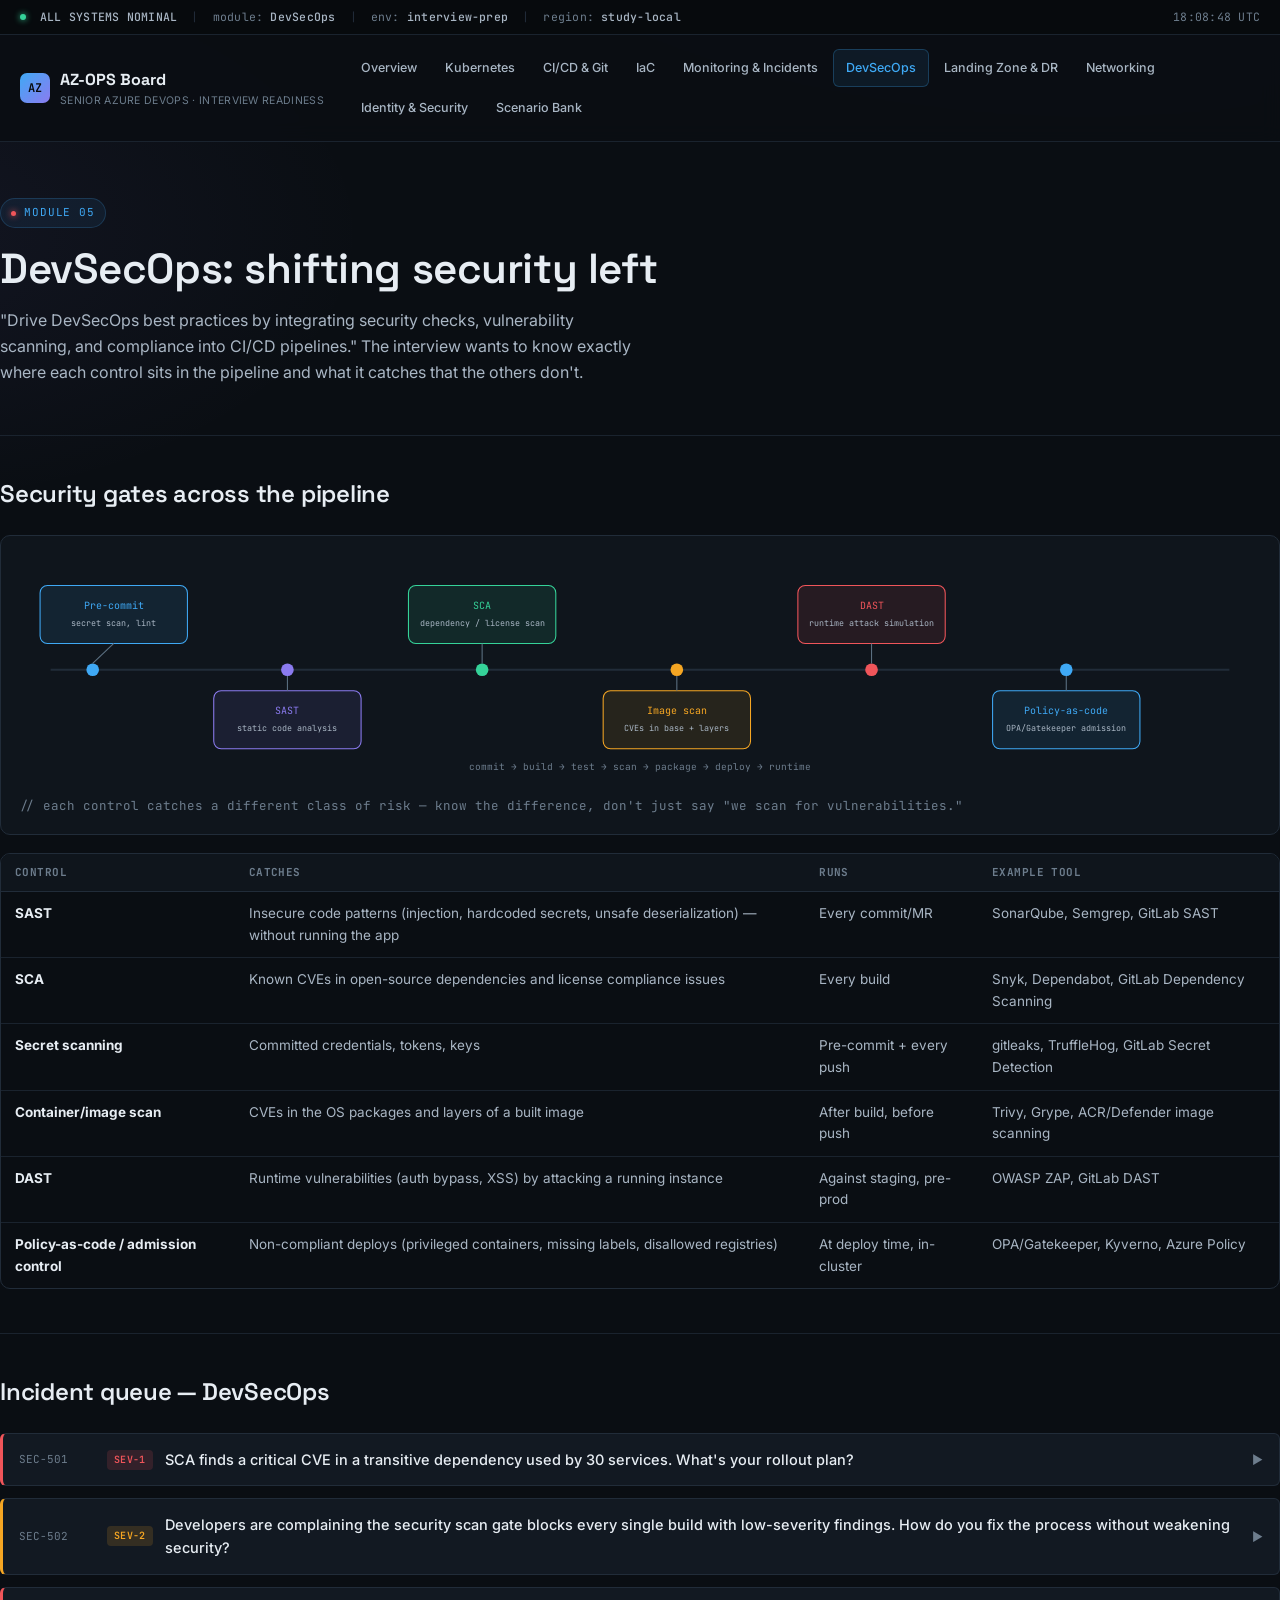
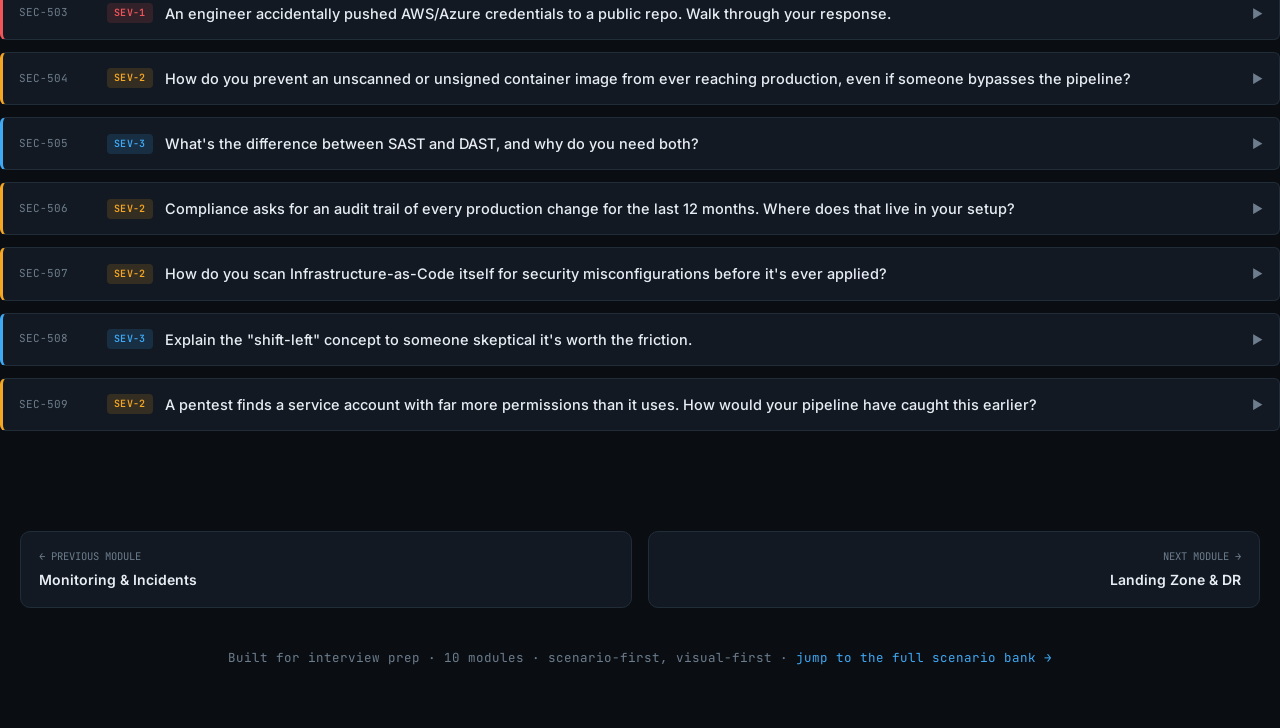
<file: devsecops.html>
<!doctype html>
<html lang="en">
<head>
<meta charset="utf-8">
<meta name="viewport" content="width=device-width, initial-scale=1">
<title>DevSecOps · AZ-OPS Readiness Board</title>
<meta name="description" content="Scenario-based interview prep for Senior Azure DevOps / Cloud Architect roles — Kubernetes, CI/CD, IaC, monitoring, incident response, DevSecOps and Azure architecture.">
<link rel="stylesheet" href="assets/style.css">
</head>
<body>
<header class="site-header">
  <div class="statusbar">
      <span class="dot"></span><b>ALL SYSTEMS NOMINAL</b><span class="sep">|</span>
      <span>module: <b>DevSecOps</b></span><span class="sep">|</span>
      <span>env: <b>interview-prep</b></span><span class="sep">|</span>
      <span>region: <b>study-local</b></span>
      <span class="fill"></span>
      <span data-live-clock>00:00:00 UTC</span>
    </div>
  <div class="header-inner">
    <a class="brand" href="index.html">
      <span class="mark">AZ</span>
      <span>AZ-OPS Board<small>Senior Azure DevOps &middot; Interview Readiness</small></span>
    </a>
    <button class="nav-toggle" aria-label="Toggle navigation">MENU</button>
    <nav class="main-nav">
        <a href="index.html">Overview</a>
        <a href="kubernetes.html">Kubernetes</a>
        <a href="cicd-git.html">CI/CD & Git</a>
        <a href="iac.html">IaC</a>
        <a href="monitoring-incident.html">Monitoring & Incidents</a>
        <a href="devsecops.html" class="active">DevSecOps</a>
        <a href="azure-landing-zone.html">Landing Zone & DR</a>
        <a href="azure-networking.html">Networking</a>
        <a href="azure-identity-security.html">Identity & Security</a>
        <a href="scenarios.html">Scenario Bank</a>
    </nav>
  </div>
</header>
<main>
<div class="shell page-hero">
  <div class="eyebrow"><span class="dot" style="background:var(--red); box-shadow:0 0 6px var(--red);"></span> Module 05</div>
  <h1>DevSecOps: shifting security left</h1>
  <p class="lede">"Drive DevSecOps best practices by integrating security checks, vulnerability scanning, and compliance into CI/CD pipelines." The interview wants to know exactly where each control sits in the pipeline and what it catches that the others don't.</p>
</div>

<div class="shell section">
  <div class="section-head"><div><h2>Security gates across the pipeline</h2></div></div>
  <div class="diagram-frame">
    <svg viewBox="0 0 1180 220" xmlns="http://www.w3.org/2000/svg" font-family="JetBrains Mono, monospace">
      <defs><marker id="a4" markerWidth="8" markerHeight="8" refX="6" refY="3" orient="auto"><path d="M0,0 L6,3 L0,6 Z" fill="#5d7284"/></marker></defs>
      <line x1="30" y1="110" x2="1150" y2="110" stroke="#212c39" stroke-width="2"/>
      <g font-size="9.5">
        <circle cx="70" cy="110" r="6" fill="#3fa9f5"/>
        <rect x="20" y="30" width="140" height="55" rx="7" fill="rgba(63,169,245,0.1)" stroke="#3fa9f5"/>
        <text x="90" y="52" fill="#3fa9f5" text-anchor="middle">Pre-commit</text><text x="90" y="68" fill="#a9b6c4" font-size="8" text-anchor="middle">secret scan, lint</text>
        <line x1="70" y1="104" x2="90" y2="85" stroke="#5d7284"/>

        <circle cx="255" cy="110" r="6" fill="#8b7bf0"/>
        <rect x="185" y="130" width="140" height="55" rx="7" fill="rgba(139,123,240,0.1)" stroke="#8b7bf0"/>
        <text x="255" y="152" fill="#8b7bf0" text-anchor="middle">SAST</text><text x="255" y="168" fill="#a9b6c4" font-size="8" text-anchor="middle">static code analysis</text>
        <line x1="255" y1="116" x2="255" y2="130" stroke="#5d7284"/>

        <circle cx="440" cy="110" r="6" fill="#35d399"/>
        <rect x="370" y="30" width="140" height="55" rx="7" fill="rgba(53,211,153,0.1)" stroke="#35d399"/>
        <text x="440" y="52" fill="#35d399" text-anchor="middle">SCA</text><text x="440" y="68" fill="#a9b6c4" font-size="8" text-anchor="middle">dependency / license scan</text>
        <line x1="440" y1="104" x2="440" y2="85" stroke="#5d7284"/>

        <circle cx="625" cy="110" r="6" fill="#f5a623"/>
        <rect x="555" y="130" width="140" height="55" rx="7" fill="rgba(245,166,35,0.1)" stroke="#f5a623"/>
        <text x="625" y="152" fill="#f5a623" text-anchor="middle">Image scan</text><text x="625" y="168" fill="#a9b6c4" font-size="8" text-anchor="middle">CVEs in base + layers</text>
        <line x1="625" y1="116" x2="625" y2="130" stroke="#5d7284"/>

        <circle cx="810" cy="110" r="6" fill="#f0555a"/>
        <rect x="740" y="30" width="140" height="55" rx="7" fill="rgba(240,85,90,0.1)" stroke="#f0555a"/>
        <text x="810" y="52" fill="#f0555a" text-anchor="middle">DAST</text><text x="810" y="68" fill="#a9b6c4" font-size="8" text-anchor="middle">runtime attack simulation</text>
        <line x1="810" y1="104" x2="810" y2="85" stroke="#5d7284"/>

        <circle cx="995" cy="110" r="6" fill="#3fa9f5"/>
        <rect x="925" y="130" width="140" height="55" rx="7" fill="rgba(63,169,245,0.1)" stroke="#3fa9f5"/>
        <text x="995" y="152" fill="#3fa9f5" text-anchor="middle">Policy-as-code</text><text x="995" y="168" fill="#a9b6c4" font-size="8" text-anchor="middle">OPA/Gatekeeper admission</text>
        <line x1="995" y1="116" x2="995" y2="130" stroke="#5d7284"/>
      </g>
      <text x="590" y="205" fill="#6d7d8d" font-size="9" text-anchor="middle">commit → build → test → scan → package → deploy → runtime</text>
    </svg>
    <div class="diagram-caption">// each control catches a different class of risk — know the difference, don't just say "we scan for vulnerabilities."</div>
  </div>

  <div class="tbl-wrap" style="margin-top:18px;">
    <table class="cmp">
      <tr><th>Control</th><th>Catches</th><th>Runs</th><th>Example tool</th></tr>
      <tr><td><strong>SAST</strong></td><td>Insecure code patterns (injection, hardcoded secrets, unsafe deserialization) — without running the app</td><td>Every commit/MR</td><td>SonarQube, Semgrep, GitLab SAST</td></tr>
      <tr><td><strong>SCA</strong></td><td>Known CVEs in open-source dependencies and license compliance issues</td><td>Every build</td><td>Snyk, Dependabot, GitLab Dependency Scanning</td></tr>
      <tr><td><strong>Secret scanning</strong></td><td>Committed credentials, tokens, keys</td><td>Pre-commit + every push</td><td>gitleaks, TruffleHog, GitLab Secret Detection</td></tr>
      <tr><td><strong>Container/image scan</strong></td><td>CVEs in the OS packages and layers of a built image</td><td>After build, before push</td><td>Trivy, Grype, ACR/Defender image scanning</td></tr>
      <tr><td><strong>DAST</strong></td><td>Runtime vulnerabilities (auth bypass, XSS) by attacking a running instance</td><td>Against staging, pre-prod</td><td>OWASP ZAP, GitLab DAST</td></tr>
      <tr><td><strong>Policy-as-code / admission control</strong></td><td>Non-compliant deploys (privileged containers, missing labels, disallowed registries)</td><td>At deploy time, in-cluster</td><td>OPA/Gatekeeper, Kyverno, Azure Policy</td></tr>
    </table>
  </div>
</div>

<div class="shell section">
  <div class="section-head"><div><h2>Incident queue — DevSecOps</h2></div></div>

  <div class="ticket" data-sev="1">
    <div class="ticket-head"><span class="ticket-id">SEC-501</span><span class="sev-badge s1">SEV-1</span><span class="ticket-q">SCA finds a critical CVE in a transitive dependency used by 30 services. What's your rollout plan?</span><span class="ticket-chev">▶</span></div>
    <div class="ticket-body">
      <ul>
        <li>Confirm exploitability in your actual usage — not every CVE in a dependency is reachable code (a "reachability" check saves panic-fixing unaffected paths).</li>
        <li>Prioritize by exposure: internet-facing services patch first, internal batch jobs later, on a defined timeline (e.g. critical = 24-48h).</li>
        <li>Automate the bump via a shared base image or lockfile bot (Dependabot/Renovate) across all 30 repos instead of 30 manual PRs.</li>
      </ul>
      <div class="ticket-tags"><span class="tag red">vulnerability</span><span class="tag blue">pipeline</span></div>
    </div>
  </div>

  <div class="ticket" data-sev="2">
    <div class="ticket-head"><span class="ticket-id">SEC-502</span><span class="sev-badge s2">SEV-2</span><span class="ticket-q">Developers are complaining the security scan gate blocks every single build with low-severity findings. How do you fix the process without weakening security?</span><span class="ticket-chev">▶</span></div>
    <div class="ticket-body">
      <p>Tune the gate to fail the build only on severity thresholds that matter (e.g. Critical/High block, Medium/Low report-only with a tracked backlog), and support suppression with an expiring, reviewed exception (not a silent ignore) for accepted-risk findings. A gate that blocks on everything trains developers to ignore it entirely — that's the real security failure.</p>
      <div class="ticket-tags"><span class="tag red">pipeline</span><span class="tag green">process</span></div>
    </div>
  </div>

  <div class="ticket" data-sev="1">
    <div class="ticket-head"><span class="ticket-id">SEC-503</span><span class="sev-badge s1">SEV-1</span><span class="ticket-q">An engineer accidentally pushed AWS/Azure credentials to a public repo. Walk through your response.</span><span class="ticket-chev">▶</span></div>
    <div class="ticket-body">
      <ul>
        <li><strong>Rotate/revoke the credential immediately</strong> — assume it's compromised the second it's public, regardless of how quickly it's deleted.</li>
        <li>Check cloud provider activity logs for any usage from unfamiliar IPs during the exposure window.</li>
        <li>Purge from Git history as cleanup (not the primary control), and add automated secret-scanning as a pre-receive/push gate so this can't reach the remote again.</li>
      </ul>
      <div class="ticket-tags"><span class="tag red">incident</span><span class="tag violet">secrets</span></div>
    </div>
  </div>

  <div class="ticket" data-sev="2">
    <div class="ticket-head"><span class="ticket-id">SEC-504</span><span class="sev-badge s2">SEV-2</span><span class="ticket-q">How do you prevent an unscanned or unsigned container image from ever reaching production, even if someone bypasses the pipeline?</span><span class="ticket-chev">▶</span></div>
    <div class="ticket-body">
      <p>Pipeline gates alone are advisory — someone with cluster access can still <code>kubectl apply</code> directly. The durable control is <strong>admission control in-cluster</strong>: an OPA/Gatekeeper or Kyverno policy that rejects any pod spec referencing an image without a valid signature (cosign/Notary) or from an untrusted registry, enforced by the cluster itself, not just by CI.</p>
      <div class="ticket-tags"><span class="tag red">supply-chain</span><span class="tag violet">kubernetes</span></div>
    </div>
  </div>

  <div class="ticket" data-sev="3">
    <div class="ticket-head"><span class="ticket-id">SEC-505</span><span class="sev-badge s3">SEV-3</span><span class="ticket-q">What's the difference between SAST and DAST, and why do you need both?</span><span class="ticket-chev">▶</span></div>
    <div class="ticket-body">
      <p><strong>SAST</strong> reads source code without executing it — fast, catches issues early, but can't see runtime behavior (misconfigured auth middleware that only fails under real request flow) and has false positives from patterns that are actually safe in context. <strong>DAST</strong> attacks a running instance like a real attacker would — catches real exploitable issues (including config/deployment mistakes SAST can't see) but runs late (needs a deployed environment) and can't point to a line of code. Mature pipelines run both at different stages.</p>
      <div class="ticket-tags"><span class="tag red">fundamentals</span></div>
    </div>
  </div>

  <div class="ticket" data-sev="2">
    <div class="ticket-head"><span class="ticket-id">SEC-506</span><span class="sev-badge s2">SEV-2</span><span class="ticket-q">Compliance asks for an audit trail of every production change for the last 12 months. Where does that live in your setup?</span><span class="ticket-chev">▶</span></div>
    <div class="ticket-body">
      <p>Git history (who changed what code, reviewed by whom) + pipeline run logs (what was deployed, when, by which pipeline, approved by whom) + cloud activity logs (Azure Activity Log / Entra sign-in logs for who touched what resource directly) together form the trail. This is also the argument for "everything through pipelines, nothing manual" — manual portal changes are the audit gap.</p>
      <div class="ticket-tags"><span class="tag red">compliance</span></div>
    </div>
  </div>

  <div class="ticket" data-sev="2">
    <div class="ticket-head"><span class="ticket-id">SEC-507</span><span class="sev-badge s2">SEV-2</span><span class="ticket-q">How do you scan Infrastructure-as-Code itself for security misconfigurations before it's ever applied?</span><span class="ticket-chev">▶</span></div>
    <div class="ticket-body">
      <p>Static IaC scanners (<code>tfsec</code>, <code>checkov</code>, Terrascan) run against the plan/HCL in CI — catching things like public storage buckets, open NSG rules (0.0.0.0/0), missing encryption-at-rest, or overly broad IAM roles before <code>apply</code> ever runs. Pair with a policy-as-code gate (Sentinel/OPA on the plan JSON) to hard-block specific violations rather than just warn.</p>
      <div class="ticket-tags"><span class="tag violet">iac</span><span class="tag red">pipeline</span></div>
    </div>
  </div>

  <div class="ticket" data-sev="3">
    <div class="ticket-head"><span class="ticket-id">SEC-508</span><span class="sev-badge s3">SEV-3</span><span class="ticket-q">Explain the "shift-left" concept to someone skeptical it's worth the friction.</span><span class="ticket-chev">▶</span></div>
    <div class="ticket-body">
      <p>Cost of fixing a vulnerability rises the later it's found — a bad pattern caught by SAST at commit time is a one-line fix by the author who just wrote it; the same issue found in production is an incident, a hotfix, possibly a breach disclosure. Shift-left isn't about adding gates for their own sake, it's about moving the same checks to the cheapest point to fix them — and pairing that with fast, low-friction tooling so it doesn't become a bottleneck itself.</p>
      <div class="ticket-tags"><span class="tag green">strategy</span></div>
    </div>
  </div>

  <div class="ticket" data-sev="2">
    <div class="ticket-head"><span class="ticket-id">SEC-509</span><span class="sev-badge s2">SEV-2</span><span class="ticket-q">A pentest finds a service account with far more permissions than it uses. How would your pipeline have caught this earlier?</span><span class="ticket-chev">▶</span></div>
    <div class="ticket-body">
      <p>Least-privilege drift like this is best caught by periodic automated IAM access reviews (who/what has access vs. what it actually calls, using cloud-native tools like Azure Defender for Cloud's permission recommendations or AWS IAM Access Analyzer) rather than pipeline scanning alone — this is a config/identity governance gap, and the fix is scoped roles defined and reviewed as code (Terraform-managed role assignments) so grants are visible and diffable in PRs, not created ad hoc in the portal.</p>
      <div class="ticket-tags"><span class="tag red">iam</span><span class="tag violet">governance</span></div>
    </div>
  </div>

</div>

</main>
<div class="shell">
  <div class="module-nav">
    <a href="monitoring-incident.html"><div class="lbl">&larr; Previous module</div><div class="ttl">Monitoring & Incidents</div></a>
    <a href="azure-landing-zone.html" class="next"><div class="lbl">Next module &rarr;</div><div class="ttl">Landing Zone & DR</div></a>
    </div>
</div>
<footer class="site-footer">
  Built for interview prep &middot; 10 modules &middot; scenario-first, visual-first &middot; <a href="scenarios.html">jump to the full scenario bank &rarr;</a>
</footer>
<script src="assets/main.js"></script>
</body>
</html>
</file>
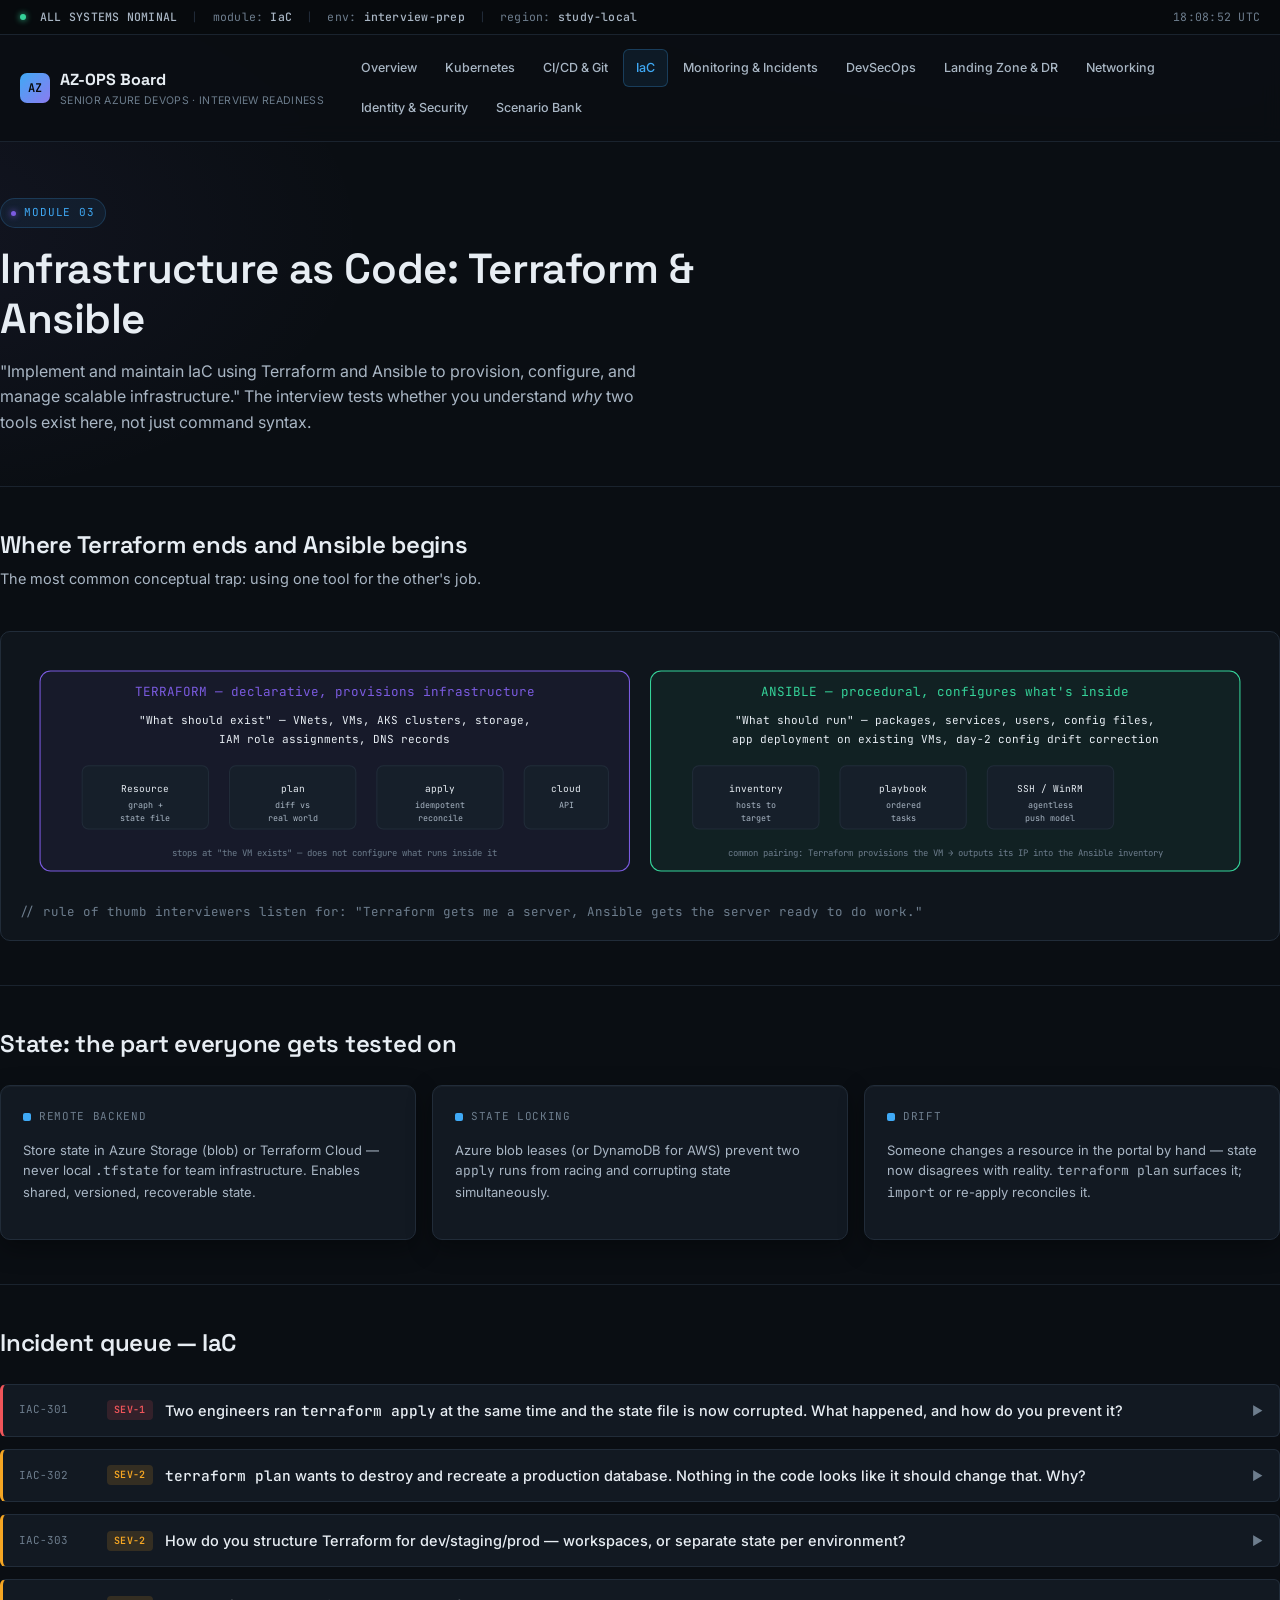
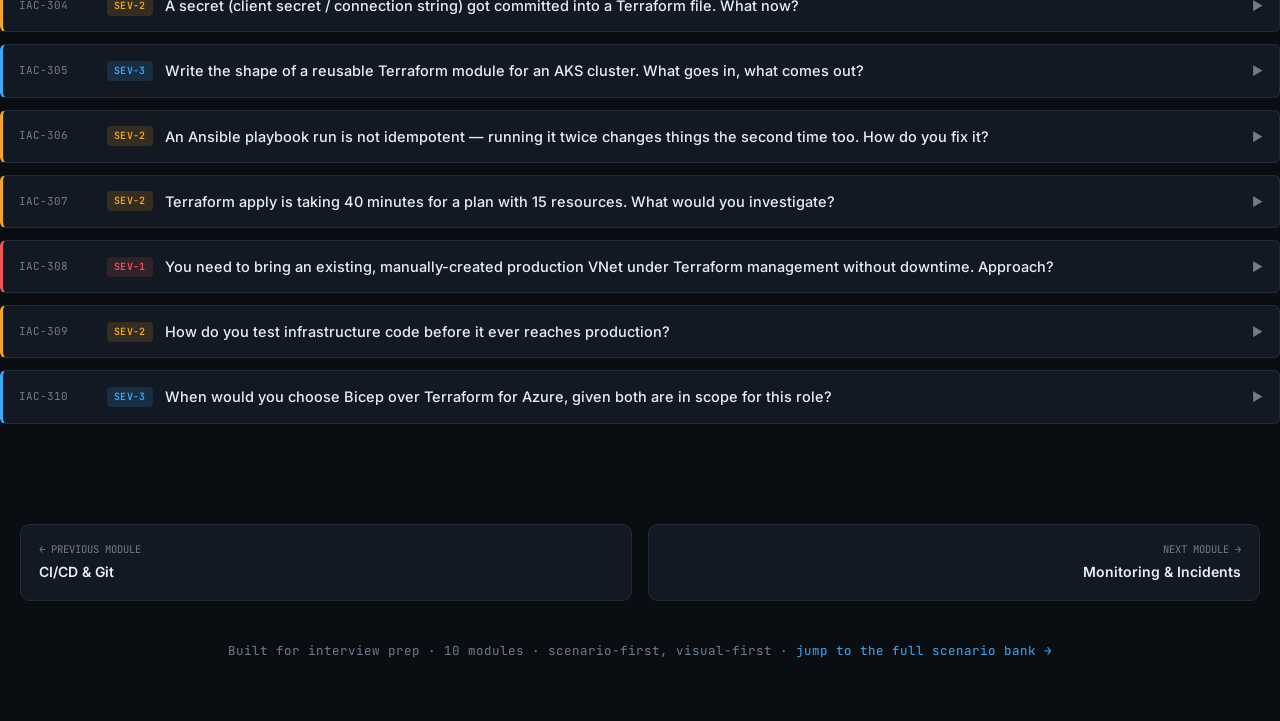
<file: iac.html>
<!doctype html>
<html lang="en">
<head>
<meta charset="utf-8">
<meta name="viewport" content="width=device-width, initial-scale=1">
<title>Terraform & Ansible · AZ-OPS Readiness Board</title>
<meta name="description" content="Scenario-based interview prep for Senior Azure DevOps / Cloud Architect roles — Kubernetes, CI/CD, IaC, monitoring, incident response, DevSecOps and Azure architecture.">
<link rel="stylesheet" href="assets/style.css">
</head>
<body>
<header class="site-header">
  <div class="statusbar">
      <span class="dot"></span><b>ALL SYSTEMS NOMINAL</b><span class="sep">|</span>
      <span>module: <b>IaC</b></span><span class="sep">|</span>
      <span>env: <b>interview-prep</b></span><span class="sep">|</span>
      <span>region: <b>study-local</b></span>
      <span class="fill"></span>
      <span data-live-clock>00:00:00 UTC</span>
    </div>
  <div class="header-inner">
    <a class="brand" href="index.html">
      <span class="mark">AZ</span>
      <span>AZ-OPS Board<small>Senior Azure DevOps &middot; Interview Readiness</small></span>
    </a>
    <button class="nav-toggle" aria-label="Toggle navigation">MENU</button>
    <nav class="main-nav">
        <a href="index.html">Overview</a>
        <a href="kubernetes.html">Kubernetes</a>
        <a href="cicd-git.html">CI/CD & Git</a>
        <a href="iac.html" class="active">IaC</a>
        <a href="monitoring-incident.html">Monitoring & Incidents</a>
        <a href="devsecops.html">DevSecOps</a>
        <a href="azure-landing-zone.html">Landing Zone & DR</a>
        <a href="azure-networking.html">Networking</a>
        <a href="azure-identity-security.html">Identity & Security</a>
        <a href="scenarios.html">Scenario Bank</a>
    </nav>
  </div>
</header>
<main>
<div class="shell page-hero">
  <div class="eyebrow"><span class="dot" style="background:var(--terraform); box-shadow:0 0 6px var(--terraform);"></span> Module 03</div>
  <h1>Infrastructure as Code: Terraform &amp; Ansible</h1>
  <p class="lede">"Implement and maintain IaC using Terraform and Ansible to provision, configure, and manage scalable infrastructure." The interview tests whether you understand <em>why</em> two tools exist here, not just command syntax.</p>
</div>

<div class="shell section">
  <div class="section-head"><div><h2>Where Terraform ends and Ansible begins</h2>
  <p class="section-desc">The most common conceptual trap: using one tool for the other's job.</p></div></div>

  <div class="diagram-frame">
    <svg viewBox="0 0 1180 230" xmlns="http://www.w3.org/2000/svg" font-family="JetBrains Mono, monospace">
      <rect x="20" y="20" width="560" height="190" rx="10" fill="rgba(123,91,224,0.07)" stroke="#7b5be0"/>
      <text x="300" y="44" fill="#7b5be0" font-size="12" text-anchor="middle">TERRAFORM — declarative, provisions infrastructure</text>
      <text x="300" y="70" fill="#e7edf3" font-size="10.5" text-anchor="middle">"What should exist" — VNets, VMs, AKS clusters, storage,</text>
      <text x="300" y="88" fill="#e7edf3" font-size="10.5" text-anchor="middle">IAM role assignments, DNS records</text>
      <rect x="60" y="110" width="120" height="60" rx="6" fill="#161f2a" stroke="#212c39"/><text x="120" y="135" fill="#e7edf3" font-size="9" text-anchor="middle">Resource</text><text x="120" y="150" fill="#a9b6c4" font-size="8" text-anchor="middle">graph +</text><text x="120" y="162" fill="#a9b6c4" font-size="8" text-anchor="middle">state file</text>
      <rect x="200" y="110" width="120" height="60" rx="6" fill="#161f2a" stroke="#212c39"/><text x="260" y="135" fill="#e7edf3" font-size="9" text-anchor="middle">plan</text><text x="260" y="150" fill="#a9b6c4" font-size="8" text-anchor="middle">diff vs</text><text x="260" y="162" fill="#a9b6c4" font-size="8" text-anchor="middle">real world</text>
      <rect x="340" y="110" width="120" height="60" rx="6" fill="#161f2a" stroke="#212c39"/><text x="400" y="135" fill="#e7edf3" font-size="9" text-anchor="middle">apply</text><text x="400" y="150" fill="#a9b6c4" font-size="8" text-anchor="middle">idempotent</text><text x="400" y="162" fill="#a9b6c4" font-size="8" text-anchor="middle">reconcile</text>
      <rect x="480" y="110" width="80" height="60" rx="6" fill="#161f2a" stroke="#212c39"/><text x="520" y="135" fill="#e7edf3" font-size="9" text-anchor="middle">cloud</text><text x="520" y="150" fill="#a9b6c4" font-size="8" text-anchor="middle">API</text>
      <text x="300" y="196" fill="#6d7d8d" font-size="8.5" text-anchor="middle">stops at "the VM exists" — does not configure what runs inside it</text>

      <rect x="600" y="20" width="560" height="190" rx="10" fill="rgba(53,211,153,0.06)" stroke="#35d399"/>
      <text x="880" y="44" fill="#35d399" font-size="12" text-anchor="middle">ANSIBLE — procedural, configures what's inside</text>
      <text x="880" y="70" fill="#e7edf3" font-size="10.5" text-anchor="middle">"What should run" — packages, services, users, config files,</text>
      <text x="880" y="88" fill="#e7edf3" font-size="10.5" text-anchor="middle">app deployment on existing VMs, day-2 config drift correction</text>
      <rect x="640" y="110" width="120" height="60" rx="6" fill="#161f2a" stroke="#212c39"/><text x="700" y="135" fill="#e7edf3" font-size="9" text-anchor="middle">inventory</text><text x="700" y="150" fill="#a9b6c4" font-size="8" text-anchor="middle">hosts to</text><text x="700" y="162" fill="#a9b6c4" font-size="8" text-anchor="middle">target</text>
      <rect x="780" y="110" width="120" height="60" rx="6" fill="#161f2a" stroke="#212c39"/><text x="840" y="135" fill="#e7edf3" font-size="9" text-anchor="middle">playbook</text><text x="840" y="150" fill="#a9b6c4" font-size="8" text-anchor="middle">ordered</text><text x="840" y="162" fill="#a9b6c4" font-size="8" text-anchor="middle">tasks</text>
      <rect x="920" y="110" width="120" height="60" rx="6" fill="#161f2a" stroke="#212c39"/><text x="980" y="135" fill="#e7edf3" font-size="9" text-anchor="middle">SSH / WinRM</text><text x="980" y="150" fill="#a9b6c4" font-size="8" text-anchor="middle">agentless</text><text x="980" y="162" fill="#a9b6c4" font-size="8" text-anchor="middle">push model</text>
      <text x="880" y="196" fill="#6d7d8d" font-size="8.5" text-anchor="middle">common pairing: Terraform provisions the VM → outputs its IP into the Ansible inventory</text>

      <line x1="580" y1="115" x2="600" y2="115" stroke="#5d7284" stroke-width="0" />
    </svg>
    <div class="diagram-caption">// rule of thumb interviewers listen for: "Terraform gets me a server, Ansible gets the server ready to do work."</div>
  </div>
</div>

<div class="shell section">
  <div class="section-head"><div><h2>State: the part everyone gets tested on</h2></div></div>
  <div class="grid grid-3">
    <div class="panel panel-pad"><div class="panel-title">Remote backend</div><p class="text-dim" style="font-size:13px;">Store state in Azure Storage (blob) or Terraform Cloud — never local <code>.tfstate</code> for team infrastructure. Enables shared, versioned, recoverable state.</p></div>
    <div class="panel panel-pad"><div class="panel-title">State locking</div><p class="text-dim" style="font-size:13px;">Azure blob leases (or DynamoDB for AWS) prevent two <code>apply</code> runs from racing and corrupting state simultaneously.</p></div>
    <div class="panel panel-pad"><div class="panel-title">Drift</div><p class="text-dim" style="font-size:13px;">Someone changes a resource in the portal by hand — state now disagrees with reality. <code>terraform plan</code> surfaces it; <code>import</code> or re-apply reconciles it.</p></div>
  </div>
</div>

<div class="shell section">
  <div class="section-head"><div><h2>Incident queue — IaC</h2></div></div>

  <div class="ticket" data-sev="1">
    <div class="ticket-head"><span class="ticket-id">IAC-301</span><span class="sev-badge s1">SEV-1</span><span class="ticket-q">Two engineers ran <code>terraform apply</code> at the same time and the state file is now corrupted. What happened, and how do you prevent it?</span><span class="ticket-chev">▶</span></div>
    <div class="ticket-body">
      <p>Without a remote backend + locking, concurrent applies can both read the same state, make conflicting writes, and the last write wins — silently dropping the other's changes or leaving orphaned resources. Fix going forward: remote state in Azure Storage with native locking, and force all applies through CI/CD (no local applies against shared state) so there's only ever one writer.</p>
      <div class="resolution-box"><p class="sub">Recovery</p><p>Terraform Storage backend keeps state <strong>versioning</strong> — restore the last known-good version from blob snapshot history, then reconcile with a fresh <code>plan</code> to see what's actually drifted before touching anything.</p></div>
      <div class="ticket-tags"><span class="tag violet">state</span><span class="tag red">incident</span></div>
    </div>
  </div>

  <div class="ticket" data-sev="2">
    <div class="ticket-head"><span class="ticket-id">IAC-302</span><span class="sev-badge s2">SEV-2</span><span class="ticket-q"><code>terraform plan</code> wants to destroy and recreate a production database. Nothing in the code looks like it should change that. Why?</span><span class="ticket-chev">▶</span></div>
    <div class="ticket-body">
      <p>Classic causes: a change to an immutable attribute (some arguments force replacement, not update-in-place — check the provider docs for <code>ForceNew</code>/"requires replacement"), a provider version bump that changed a default, or someone edited the resource out-of-band so Terraform's plan is "correcting" drift in the most destructive way possible.</p>
      <div class="resolution-box"><p class="sub">Resolution</p><p>Never trust a destructive plan blindly on stateful resources — read the plan's "forces replacement" reason line by line, and for genuinely risky resources use <code>lifecycle { prevent_destroy = true }</code> as a guardrail.</p></div>
      <div class="pitfall-box"><p class="sub">Pitfall</p><p>Running <code>apply</code> without reading the plan output in a live interview scenario is an instant red flag — always narrate "I'd read the plan first."</p></div>
      <div class="ticket-tags"><span class="tag violet">terraform</span><span class="tag red">troubleshooting</span></div>
    </div>
  </div>

  <div class="ticket" data-sev="2">
    <div class="ticket-head"><span class="ticket-id">IAC-303</span><span class="sev-badge s2">SEV-2</span><span class="ticket-q">How do you structure Terraform for dev/staging/prod — workspaces, or separate state per environment?</span><span class="ticket-chev">▶</span></div>
    <div class="ticket-body">
      <p>Prefer <strong>separate state files per environment</strong> (via separate directories/backends, or a module + tfvars per env) over Terraform workspaces for prod-grade separation — workspaces share the same backend config and code path, which makes it too easy for a mistake in one workspace to bleed into another. Reusable modules + per-environment variable files give the same DRY-ness with a harder blast-radius boundary.</p>
      <div class="ticket-tags"><span class="tag violet">terraform</span><span class="tag green">structure</span></div>
    </div>
  </div>

  <div class="ticket" data-sev="2">
    <div class="ticket-head"><span class="ticket-id">IAC-304</span><span class="sev-badge s2">SEV-2</span><span class="ticket-q">A secret (client secret / connection string) got committed into a Terraform file. What now?</span><span class="ticket-chev">▶</span></div>
    <div class="ticket-body">
      <ul>
        <li>Rotate the secret immediately — removing it from Git history does <em>not</em> undo exposure, treat it as compromised.</li>
        <li>Purge it from Git history (<code>git filter-repo</code> / BFG) as a secondary cleanup step, not the primary fix.</li>
        <li>Long-term: pull secrets from Key Vault via a data source at plan/apply time, add pre-commit secret scanning, and mark sensitive Terraform variables with <code>sensitive = true</code> so they're redacted from CLI/plan output.</li>
      </ul>
      <div class="ticket-tags"><span class="tag red">security</span><span class="tag violet">terraform</span></div>
    </div>
  </div>

  <div class="ticket" data-sev="3">
    <div class="ticket-head"><span class="ticket-id">IAC-305</span><span class="sev-badge s3">SEV-3</span><span class="ticket-q">Write the shape of a reusable Terraform module for an AKS cluster. What goes in, what comes out?</span><span class="ticket-chev">▶</span></div>
    <div class="ticket-body">
      <div class="snippet"><span class="c"># modules/aks/variables.tf</span>
variable <span class="s">"cluster_name"</span> { type = string }
variable <span class="s">"node_count"</span>   { type = number, default = 3 }
variable <span class="s">"vnet_subnet_id"</span> { type = string }

<span class="c"># modules/aks/outputs.tf</span>
output <span class="s">"cluster_id"</span>      { value = azurerm_kubernetes_cluster.this.id }
output <span class="s">"kube_config"</span>     { value = azurerm_kubernetes_cluster.this.kube_config_raw, sensitive = true }
output <span class="s">"identity_principal_id"</span> { value = azurerm_kubernetes_cluster.this.identity[0].principal_id }</div>
      <p>Inputs are the things that legitimately vary per environment; outputs are what other modules (networking, IAM role assignments) need to wire up next — this is what makes modules composable instead of copy-pasted.</p>
      <div class="ticket-tags"><span class="tag violet">terraform</span><span class="tag blue">modules</span></div>
    </div>
  </div>

  <div class="ticket" data-sev="2">
    <div class="ticket-head"><span class="ticket-id">IAC-306</span><span class="sev-badge s2">SEV-2</span><span class="ticket-q">An Ansible playbook run is not idempotent — running it twice changes things the second time too. How do you fix it?</span><span class="ticket-chev">▶</span></div>
    <div class="ticket-body">
      <p>Usually caused by using <code>shell</code>/<code>command</code> modules for tasks that have a proper idempotent module (e.g. <code>shell: apt-get install nginx</code> instead of the <code>apt</code> module, which checks state first). Fix: use resource-oriented modules wherever they exist, and for genuine shell steps add <code>creates:</code>/<code>changed_when:</code> conditions so Ansible can correctly report "no change needed."</p>
      <div class="ticket-tags"><span class="tag green">ansible</span></div>
    </div>
  </div>

  <div class="ticket" data-sev="2">
    <div class="ticket-head"><span class="ticket-id">IAC-307</span><span class="sev-badge s2">SEV-2</span><span class="ticket-q">Terraform apply is taking 40 minutes for a plan with 15 resources. What would you investigate?</span><span class="ticket-chev">▶</span></div>
    <div class="ticket-body">
      <ul>
        <li>Cloud API rate limiting/throttling on the provider — check for 429s in verbose (<code>TF_LOG=DEBUG</code>) output.</li>
        <li>Resources with genuinely slow provisioning (e.g. AKS cluster creation, VPN gateways) vs. resources stuck due to a dependency misconfiguration.</li>
        <li>Unnecessary serialization — resources that could apply in parallel but are chained by an implicit dependency (e.g. referencing an unrelated attribute just to force ordering).</li>
      </ul>
      <div class="ticket-tags"><span class="tag violet">terraform</span><span class="tag amber">performance</span></div>
    </div>
  </div>

  <div class="ticket" data-sev="1">
    <div class="ticket-head"><span class="ticket-id">IAC-308</span><span class="sev-badge s1">SEV-1</span><span class="ticket-q">You need to bring an existing, manually-created production VNet under Terraform management without downtime. Approach?</span><span class="ticket-chev">▶</span></div>
    <div class="ticket-body">
      <p>Write the Terraform resource block matching the existing resource's configuration, then <code>terraform import</code> its Azure resource ID into state, and immediately run <code>plan</code> — a clean "no changes" plan confirms your code accurately matches reality. Iterate on the code (not the live resource) until the plan is empty before ever running <code>apply</code>, so the first real apply makes zero changes.</p>
      <div class="ticket-tags"><span class="tag violet">terraform</span><span class="tag blue">migration</span></div>
    </div>
  </div>

  <div class="ticket" data-sev="2">
    <div class="ticket-head"><span class="ticket-id">IAC-309</span><span class="sev-badge s2">SEV-2</span><span class="ticket-q">How do you test infrastructure code before it ever reaches production?</span><span class="ticket-chev">▶</span></div>
    <div class="ticket-body">
      <ul>
        <li><code>terraform validate</code> + <code>fmt -check</code> in CI for syntax/style.</li>
        <li>Static policy checks (<code>tfsec</code>, <code>checkov</code>, or Sentinel/OPA) to catch insecure configs (open NSGs, public storage) before apply.</li>
        <li><code>terraform plan</code> posted as a CI comment on the merge request for human review — the diff <em>is</em> the review.</li>
        <li>Apply to a real short-lived sandbox/staging subscription for higher-risk modules before prod.</li>
      </ul>
      <div class="ticket-tags"><span class="tag violet">terraform</span><span class="tag red">devsecops</span></div>
    </div>
  </div>

  <div class="ticket" data-sev="3">
    <div class="ticket-head"><span class="ticket-id">IAC-310</span><span class="sev-badge s3">SEV-3</span><span class="ticket-q">When would you choose Bicep over Terraform for Azure, given both are in scope for this role?</span><span class="ticket-chev">▶</span></div>
    <div class="ticket-body">
      <p><strong>Bicep</strong> is Azure-native (compiles to ARM), gets day-one support for brand-new Azure resource types, and needs no state file — Azure Resource Manager itself is the source of truth. <strong>Terraform</strong> is cloud-agnostic, has a larger module ecosystem, and is the better choice in multi-cloud or hybrid estates, or where the org has existing Terraform investment. In an Azure-only shop with a small platform team, Bicep reduces operational surface area (no state backend to manage); in a mixed-cloud org, Terraform's one tool for everything usually wins.</p>
      <div class="ticket-tags"><span class="tag blue">azure</span><span class="tag violet">terraform</span></div>
    </div>
  </div>

</div>

</main>
<div class="shell">
  <div class="module-nav">
    <a href="cicd-git.html"><div class="lbl">&larr; Previous module</div><div class="ttl">CI/CD & Git</div></a>
    <a href="monitoring-incident.html" class="next"><div class="lbl">Next module &rarr;</div><div class="ttl">Monitoring & Incidents</div></a>
    </div>
</div>
<footer class="site-footer">
  Built for interview prep &middot; 10 modules &middot; scenario-first, visual-first &middot; <a href="scenarios.html">jump to the full scenario bank &rarr;</a>
</footer>
<script src="assets/main.js"></script>
</body>
</html>
</file>
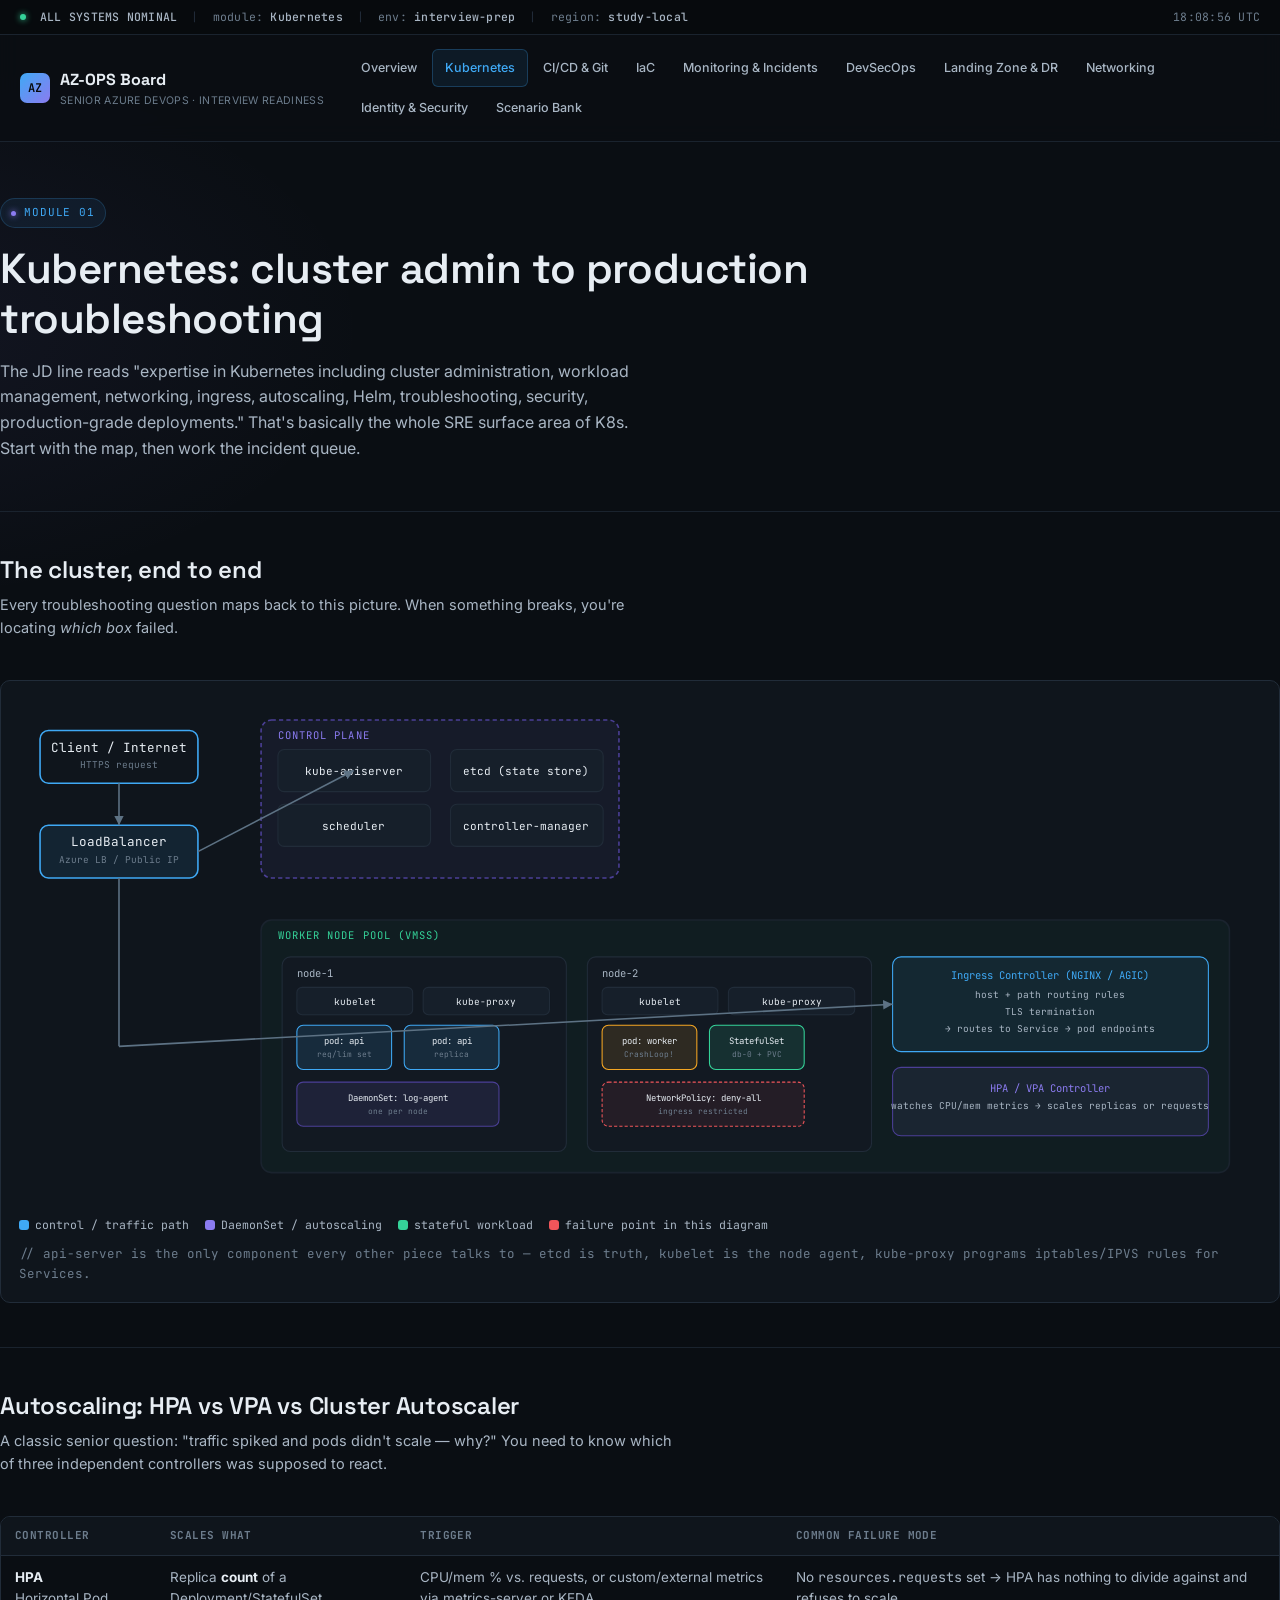
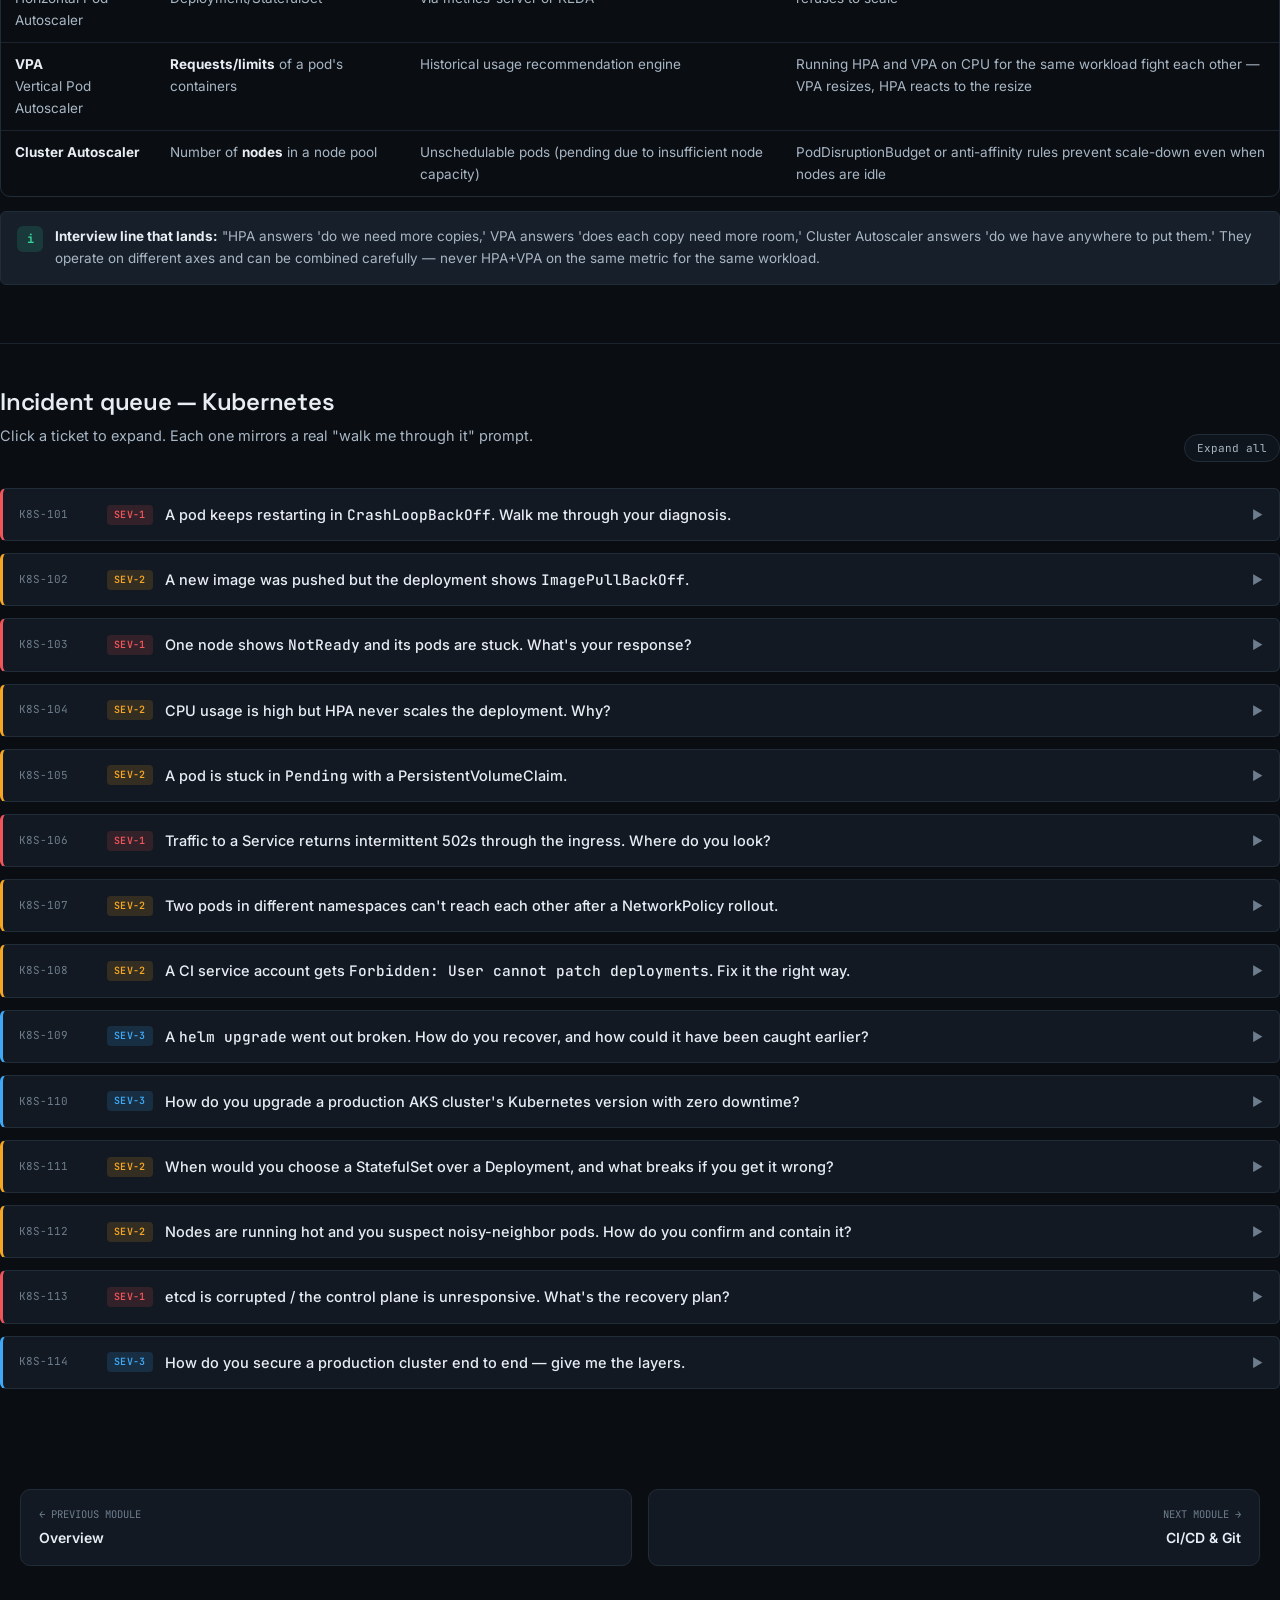
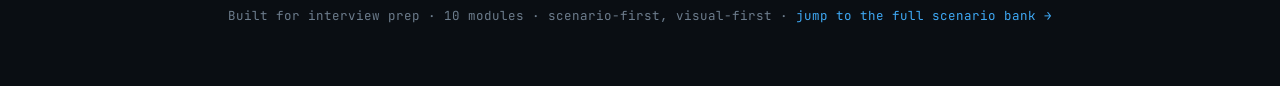
<file: kubernetes.html>
<!doctype html>
<html lang="en">
<head>
<meta charset="utf-8">
<meta name="viewport" content="width=device-width, initial-scale=1">
<title>Kubernetes · AZ-OPS Readiness Board</title>
<meta name="description" content="Scenario-based interview prep for Senior Azure DevOps / Cloud Architect roles — Kubernetes, CI/CD, IaC, monitoring, incident response, DevSecOps and Azure architecture.">
<link rel="stylesheet" href="assets/style.css">
</head>
<body>
<header class="site-header">
  <div class="statusbar">
      <span class="dot"></span><b>ALL SYSTEMS NOMINAL</b><span class="sep">|</span>
      <span>module: <b>Kubernetes</b></span><span class="sep">|</span>
      <span>env: <b>interview-prep</b></span><span class="sep">|</span>
      <span>region: <b>study-local</b></span>
      <span class="fill"></span>
      <span data-live-clock>00:00:00 UTC</span>
    </div>
  <div class="header-inner">
    <a class="brand" href="index.html">
      <span class="mark">AZ</span>
      <span>AZ-OPS Board<small>Senior Azure DevOps &middot; Interview Readiness</small></span>
    </a>
    <button class="nav-toggle" aria-label="Toggle navigation">MENU</button>
    <nav class="main-nav">
        <a href="index.html">Overview</a>
        <a href="kubernetes.html" class="active">Kubernetes</a>
        <a href="cicd-git.html">CI/CD & Git</a>
        <a href="iac.html">IaC</a>
        <a href="monitoring-incident.html">Monitoring & Incidents</a>
        <a href="devsecops.html">DevSecOps</a>
        <a href="azure-landing-zone.html">Landing Zone & DR</a>
        <a href="azure-networking.html">Networking</a>
        <a href="azure-identity-security.html">Identity & Security</a>
        <a href="scenarios.html">Scenario Bank</a>
    </nav>
  </div>
</header>
<main>
<div class="shell page-hero">
  <div class="eyebrow"><span class="dot" style="background:var(--k8s); box-shadow:0 0 6px var(--k8s);"></span> Module 01</div>
  <h1>Kubernetes: cluster admin to production troubleshooting</h1>
  <p class="lede">The JD line reads "expertise in Kubernetes including cluster administration, workload management, networking, ingress, autoscaling, Helm, troubleshooting, security, production-grade deployments." That's basically the whole SRE surface area of K8s. Start with the map, then work the incident queue.</p>
</div>

<div class="shell section">
  <div class="section-head"><div><h2>The cluster, end to end</h2>
  <p class="section-desc">Every troubleshooting question maps back to this picture. When something breaks, you're locating <em>which box</em> failed.</p></div></div>

  <div class="diagram-frame">
    <svg viewBox="0 0 1180 480" xmlns="http://www.w3.org/2000/svg" font-family="JetBrains Mono, monospace">
      <defs>
        <marker id="arrow" markerWidth="8" markerHeight="8" refX="6" refY="3" orient="auto"><path d="M0,0 L6,3 L0,6 Z" fill="#5d7284"/></marker>
      </defs>
      <!-- External -->
      <rect x="20" y="30" width="150" height="50" rx="8" fill="none" stroke="#3fa9f5" stroke-width="1.5"/>
      <text x="95" y="50" fill="#e7edf3" font-size="12" text-anchor="middle">Client / Internet</text>
      <text x="95" y="66" fill="#6d7d8d" font-size="9" text-anchor="middle">HTTPS request</text>

      <rect x="20" y="120" width="150" height="50" rx="8" fill="rgba(63,169,245,0.1)" stroke="#3fa9f5" stroke-width="1.5"/>
      <text x="95" y="140" fill="#e7edf3" font-size="12" text-anchor="middle">LoadBalancer</text>
      <text x="95" y="156" fill="#6d7d8d" font-size="9" text-anchor="middle">Azure LB / Public IP</text>

      <line x1="95" y1="80" x2="95" y2="120" stroke="#5d7284" stroke-width="1.5" marker-end="url(#arrow)"/>

      <!-- Control plane -->
      <rect x="230" y="20" width="340" height="150" rx="10" fill="rgba(139,123,240,0.06)" stroke="#4b3f96" stroke-width="1.5" stroke-dasharray="4 3"/>
      <text x="246" y="38" fill="#8b7bf0" font-size="10" letter-spacing="1">CONTROL PLANE</text>
      <g font-size="10.5" fill="#e7edf3">
        <rect x="246" y="48" width="145" height="40" rx="6" fill="#161f2a" stroke="#212c39"/>
        <text x="318" y="72" text-anchor="middle">kube-apiserver</text>
        <rect x="410" y="48" width="145" height="40" rx="6" fill="#161f2a" stroke="#212c39"/>
        <text x="482" y="72" text-anchor="middle">etcd (state store)</text>
        <rect x="246" y="100" width="145" height="40" rx="6" fill="#161f2a" stroke="#212c39"/>
        <text x="318" y="124" text-anchor="middle">scheduler</text>
        <rect x="410" y="100" width="145" height="40" rx="6" fill="#161f2a" stroke="#212c39"/>
        <text x="482" y="124" text-anchor="middle">controller-manager</text>
      </g>

      <line x1="170" y1="145" x2="318" y2="68" stroke="#5d7284" stroke-width="1.5" marker-end="url(#arrow)"/>

      <!-- Worker nodes -->
      <rect x="230" y="210" width="920" height="240" rx="10" fill="rgba(53,211,153,0.04)" stroke="#1a232e" stroke-width="1.5"/>
      <text x="246" y="228" fill="#35d399" font-size="10" letter-spacing="1">WORKER NODE POOL (VMSS)</text>

      <!-- node 1 -->
      <g>
        <rect x="250" y="245" width="270" height="185" rx="8" fill="#121922" stroke="#212c39"/>
        <text x="264" y="264" fill="#a9b6c4" font-size="10">node-1</text>
        <rect x="264" y="274" width="110" height="26" rx="5" fill="#161f2a" stroke="#212c39"/>
        <text x="319" y="291" fill="#e7edf3" font-size="9" text-anchor="middle">kubelet</text>
        <rect x="384" y="274" width="120" height="26" rx="5" fill="#161f2a" stroke="#212c39"/>
        <text x="444" y="291" fill="#e7edf3" font-size="9" text-anchor="middle">kube-proxy</text>
        <rect x="264" y="310" width="90" height="42" rx="6" fill="rgba(63,169,245,0.12)" stroke="#3fa9f5"/>
        <text x="309" y="328" fill="#e7edf3" font-size="8.5" text-anchor="middle">pod: api</text>
        <text x="309" y="340" fill="#6d7d8d" font-size="7.5" text-anchor="middle">req/lim set</text>
        <rect x="366" y="310" width="90" height="42" rx="6" fill="rgba(63,169,245,0.12)" stroke="#3fa9f5"/>
        <text x="411" y="328" fill="#e7edf3" font-size="8.5" text-anchor="middle">pod: api</text>
        <text x="411" y="340" fill="#6d7d8d" font-size="7.5" text-anchor="middle">replica</text>
        <rect x="264" y="364" width="192" height="42" rx="6" fill="rgba(139,123,240,0.1)" stroke="#4b3f96"/>
        <text x="360" y="382" fill="#e7edf3" font-size="8.5" text-anchor="middle">DaemonSet: log-agent</text>
        <text x="360" y="394" fill="#6d7d8d" font-size="7.5" text-anchor="middle">one per node</text>
      </g>

      <!-- node 2 -->
      <g>
        <rect x="540" y="245" width="270" height="185" rx="8" fill="#121922" stroke="#212c39"/>
        <text x="554" y="264" fill="#a9b6c4" font-size="10">node-2</text>
        <rect x="554" y="274" width="110" height="26" rx="5" fill="#161f2a" stroke="#212c39"/>
        <text x="609" y="291" fill="#e7edf3" font-size="9" text-anchor="middle">kubelet</text>
        <rect x="674" y="274" width="120" height="26" rx="5" fill="#161f2a" stroke="#212c39"/>
        <text x="734" y="291" fill="#e7edf3" font-size="9" text-anchor="middle">kube-proxy</text>
        <rect x="554" y="310" width="90" height="42" rx="6" fill="rgba(245,166,35,0.12)" stroke="#f5a623"/>
        <text x="599" y="328" fill="#e7edf3" font-size="8.5" text-anchor="middle">pod: worker</text>
        <text x="599" y="340" fill="#6d7d8d" font-size="7.5" text-anchor="middle">CrashLoop!</text>
        <rect x="656" y="310" width="90" height="42" rx="6" fill="rgba(53,211,153,0.12)" stroke="#35d399"/>
        <text x="701" y="328" fill="#e7edf3" font-size="8.5" text-anchor="middle">StatefulSet</text>
        <text x="701" y="340" fill="#6d7d8d" font-size="7.5" text-anchor="middle">db-0 + PVC</text>
        <rect x="554" y="364" width="192" height="42" rx="6" fill="rgba(240,85,90,0.08)" stroke="#f0555a" stroke-dasharray="3 2"/>
        <text x="650" y="382" fill="#e7edf3" font-size="8.5" text-anchor="middle">NetworkPolicy: deny-all</text>
        <text x="650" y="394" fill="#6d7d8d" font-size="7.5" text-anchor="middle">ingress restricted</text>
      </g>

      <!-- ingress controller -->
      <g>
        <rect x="830" y="245" width="300" height="90" rx="8" fill="rgba(63,169,245,0.08)" stroke="#3fa9f5"/>
        <text x="980" y="266" fill="#3fa9f5" font-size="10" text-anchor="middle">Ingress Controller (NGINX / AGIC)</text>
        <text x="980" y="284" fill="#a9b6c4" font-size="9" text-anchor="middle">host + path routing rules</text>
        <text x="980" y="300" fill="#a9b6c4" font-size="9" text-anchor="middle">TLS termination</text>
        <text x="980" y="316" fill="#a9b6c4" font-size="9" text-anchor="middle">→ routes to Service → pod endpoints</text>
      </g>

      <g>
        <rect x="830" y="350" width="300" height="65" rx="8" fill="rgba(139,123,240,0.08)" stroke="#4b3f96"/>
        <text x="980" y="373" fill="#8b7bf0" font-size="10" text-anchor="middle">HPA / VPA Controller</text>
        <text x="980" y="390" fill="#a9b6c4" font-size="9" text-anchor="middle">watches CPU/mem metrics → scales replicas or requests</text>
      </g>

      <line x1="95" y1="170" x2="95" y2="330" stroke="#5d7284" stroke-width="1.5"/>
      <line x1="95" y1="330" x2="830" y2="290" stroke="#5d7284" stroke-width="1.5" marker-end="url(#arrow)"/>
    </svg>
    <div class="legend">
      <span><i style="background:#3fa9f5"></i>control / traffic path</span>
      <span><i style="background:#8b7bf0"></i>DaemonSet / autoscaling</span>
      <span><i style="background:#35d399"></i>stateful workload</span>
      <span><i style="background:#f0555a"></i>failure point in this diagram</span>
    </div>
    <div class="diagram-caption">// api-server is the only component every other piece talks to — etcd is truth, kubelet is the node agent, kube-proxy programs iptables/IPVS rules for Services.</div>
  </div>
</div>

<div class="shell section">
  <div class="section-head"><div><h2>Autoscaling: HPA vs VPA vs Cluster Autoscaler</h2>
  <p class="section-desc">A classic senior question: "traffic spiked and pods didn't scale — why?" You need to know which of three independent controllers was supposed to react.</p></div></div>

  <div class="tbl-wrap">
    <table class="cmp">
      <tr><th>Controller</th><th>Scales what</th><th>Trigger</th><th>Common failure mode</th></tr>
      <tr><td><strong>HPA</strong><br>Horizontal Pod Autoscaler</td><td>Replica <strong>count</strong> of a Deployment/StatefulSet</td><td>CPU/mem % vs. requests, or custom/external metrics via metrics-server or KEDA</td><td>No <code>resources.requests</code> set → HPA has nothing to divide against and refuses to scale</td></tr>
      <tr><td><strong>VPA</strong><br>Vertical Pod Autoscaler</td><td><strong>Requests/limits</strong> of a pod's containers</td><td>Historical usage recommendation engine</td><td>Running HPA and VPA on CPU for the same workload fight each other — VPA resizes, HPA reacts to the resize</td></tr>
      <tr><td><strong>Cluster Autoscaler</strong></td><td>Number of <strong>nodes</strong> in a node pool</td><td>Unschedulable pods (pending due to insufficient node capacity)</td><td>PodDisruptionBudget or anti-affinity rules prevent scale-down even when nodes are idle</td></tr>
    </table>
  </div>
  <div class="callout tip"><div class="ico">i</div><p><strong>Interview line that lands:</strong> "HPA answers 'do we need more copies,' VPA answers 'does each copy need more room,' Cluster Autoscaler answers 'do we have anywhere to put them.' They operate on different axes and can be combined carefully — never HPA+VPA on the same metric for the same workload.</p></div>
</div>

<div class="shell section">
  <div class="section-head"><div><h2>Incident queue — Kubernetes</h2>
  <p class="section-desc">Click a ticket to expand. Each one mirrors a real "walk me through it" prompt.</p></div>
  <div><button class="filter-btn active" data-action="expand-all" onclick="document.querySelectorAll('.ticket').forEach(t=>t.classList.add('open'))" style="font-family:var(--font-mono);font-size:11px;padding:6px 12px;border-radius:100px;border:1px solid var(--border);background:var(--bg-raised);color:var(--text-dim);cursor:pointer;">Expand all</button></div>
  </div>

  <div class="ticket" data-sev="1">
    <div class="ticket-head"><span class="ticket-id">K8S-101</span><span class="sev-badge s1">SEV-1</span><span class="ticket-q">A pod keeps restarting in <code>CrashLoopBackOff</code>. Walk me through your diagnosis.</span><span class="ticket-chev">▶</span></div>
    <div class="ticket-body">
      <p class="sub">Diagnose</p>
      <ul>
        <li><code>kubectl get pods -o wide</code> — confirm restart count and node placement.</li>
        <li><code>kubectl describe pod &lt;pod&gt;</code> — check the <strong>Events</strong> section and last termination reason/exit code.</li>
        <li><code>kubectl logs &lt;pod&gt; --previous</code> — the crashed container's logs, not the new attempt.</li>
        <li>Exit code 1 = app error; 137 = SIGKILL, almost always <strong>OOMKilled</strong>; 143 = SIGTERM, graceful shutdown didn't finish in time.</li>
      </ul>
      <div class="resolution-box">
        <p class="sub">Resolution</p>
        <p>Match the exit code to a cause: bad config/env var → fix and redeploy; OOMKilled → raise <code>resources.limits.memory</code> or fix a leak; failing liveness probe → the app is up but the probe path/port/timing is wrong, not the app itself.</p>
      </div>
      <div class="pitfall-box">
        <p class="sub">Pitfall</p>
        <p>Candidates jump straight to "increase the memory limit" without reading <code>--previous</code> logs first — that's guessing, not diagnosing. Always show the evidence before the fix.</p>
      </div>
      <div class="ticket-tags"><span class="tag violet">workloads</span><span class="tag red">troubleshooting</span></div>
    </div>
  </div>

  <div class="ticket" data-sev="2">
    <div class="ticket-head"><span class="ticket-id">K8S-102</span><span class="sev-badge s2">SEV-2</span><span class="ticket-q">A new image was pushed but the deployment shows <code>ImagePullBackOff</code>.</span><span class="ticket-chev">▶</span></div>
    <div class="ticket-body">
      <p class="sub">Diagnose</p>
      <ul>
        <li><code>kubectl describe pod</code> Events will show the exact error: unauthorized, manifest unknown, or timeout.</li>
        <li>Unauthorized → registry auth (<code>imagePullSecrets</code>) missing, expired, or not attached to the ServiceAccount.</li>
        <li>Manifest unknown → tag doesn't exist (typo, or CI pushed to the wrong repo/tag).</li>
        <li>Timeout → node can't reach the registry — check egress/firewall or private endpoint for ACR.</li>
      </ul>
      <div class="resolution-box"><p class="sub">Resolution</p><p>For AKS + ACR, prefer <code>az aks update --attach-acr</code> (grants AcrPull via managed identity) over long-lived pull secrets — removes an entire class of "secret expired" incidents.</p></div>
      <div class="ticket-tags"><span class="tag violet">workloads</span><span class="tag blue">registry</span></div>
    </div>
  </div>

  <div class="ticket" data-sev="1">
    <div class="ticket-head"><span class="ticket-id">K8S-103</span><span class="sev-badge s1">SEV-1</span><span class="ticket-q">One node shows <code>NotReady</code> and its pods are stuck. What's your response?</span><span class="ticket-chev">▶</span></div>
    <div class="ticket-body">
      <p class="sub">Diagnose</p>
      <ul>
        <li><code>kubectl describe node &lt;node&gt;</code> — check Conditions: MemoryPressure, DiskPressure, PIDPressure, kubelet heartbeat age.</li>
        <li><code>kubectl get events --field-selector involvedObject.name=&lt;node&gt;</code> for kubelet/network plugin errors.</li>
        <li>If it's a cloud VM, check the VMSS instance health in the Azure portal — could be an underlying host issue.</li>
      </ul>
      <div class="resolution-box"><p class="sub">Resolution</p><p>If the node is unrecoverable within your SLA: <code>kubectl cordon</code> to stop new scheduling, <code>kubectl drain --ignore-daemonsets --delete-emptydir-data</code> to evict workloads safely (respecting PodDisruptionBudgets), then let Cluster Autoscaler or the node pool replace it. Never force-delete a node with stateful pods still attached to PVCs without confirming failover.</p></div>
      <div class="pitfall-box"><p class="sub">Pitfall</p><p>Draining without <code>--ignore-daemonsets</code> hangs forever since DaemonSet pods aren't meant to be evicted. Draining without checking PDBs can violate your own availability guarantees mid-incident.</p></div>
      <div class="ticket-tags"><span class="tag violet">cluster-admin</span><span class="tag red">troubleshooting</span></div>
    </div>
  </div>

  <div class="ticket" data-sev="2">
    <div class="ticket-head"><span class="ticket-id">K8S-104</span><span class="sev-badge s2">SEV-2</span><span class="ticket-q">CPU usage is high but HPA never scales the deployment. Why?</span><span class="ticket-chev">▶</span></div>
    <div class="ticket-body">
      <p class="sub">Diagnose</p>
      <ul>
        <li><code>kubectl describe hpa</code> — check the "current/target" metrics line; if it shows <code>&lt;unknown&gt;</code>, metrics-server isn't reporting.</li>
        <li>Confirm the deployment has <code>resources.requests.cpu</code> set — HPA's percentage math is <em>usage ÷ request</em>, no request means no baseline.</li>
        <li>Check <code>maxReplicas</code> hasn't already been hit, and that the node pool has room (Cluster Autoscaler may itself be the bottleneck).</li>
      </ul>
      <div class="resolution-box"><p class="sub">Resolution</p><p>Set explicit requests, confirm metrics-server/Prometheus adapter is healthy, and separate the two questions "did HPA decide to scale" (control plane) from "could the cluster fit the new pods" (capacity).</p></div>
      <div class="ticket-tags"><span class="tag violet">autoscaling</span></div>
    </div>
  </div>

  <div class="ticket" data-sev="2">
    <div class="ticket-head"><span class="ticket-id">K8S-105</span><span class="sev-badge s2">SEV-2</span><span class="ticket-q">A pod is stuck in <code>Pending</code> with a PersistentVolumeClaim.</span><span class="ticket-chev">▶</span></div>
    <div class="ticket-body">
      <p class="sub">Diagnose</p>
      <ul>
        <li><code>kubectl describe pvc</code> and <code>kubectl describe pod</code> — Events usually say exactly why: no matching StorageClass, zone mismatch, or quota exceeded.</li>
        <li>In AKS, a classic case: the PVC's disk was provisioned in zone-1 but the pod got scheduled to a node in zone-2 (zonal Azure Disks aren't portable across zones).</li>
      </ul>
      <div class="resolution-box"><p class="sub">Resolution</p><p>Use a StorageClass with <code>volumeBindingMode: WaitForFirstConsumer</code> so the disk is provisioned in the same zone the scheduler actually picks, instead of provisioning immediately and hoping.</p></div>
      <div class="ticket-tags"><span class="tag violet">storage</span></div>
    </div>
  </div>

  <div class="ticket" data-sev="1">
    <div class="ticket-head"><span class="ticket-id">K8S-106</span><span class="sev-badge s1">SEV-1</span><span class="ticket-q">Traffic to a Service returns intermittent 502s through the ingress. Where do you look?</span><span class="ticket-chev">▶</span></div>
    <div class="ticket-body">
      <p class="sub">Diagnose</p>
      <ul>
        <li>Confirm <code>kubectl get endpoints &lt;svc&gt;</code> lists healthy pod IPs — a Service with a correct selector but zero endpoints is invisible traffic-wise.</li>
        <li>Check the readiness probe: a pod can be Running but not Ready, and Ready is what gates Service endpoint membership.</li>
        <li>Check ingress controller logs for upstream connection resets — often a mismatch between the app's actual listening port and the Service's <code>targetPort</code>.</li>
        <li>Intermittent (not constant) 502s during deploys usually mean pods are removed from the endpoint list <em>after</em> traffic stops routing, not before — a missing <code>preStop</code> hook / graceful shutdown gap.</li>
      </ul>
      <div class="resolution-box"><p class="sub">Resolution</p><p>Add a <code>preStop</code> sleep (or handle SIGTERM) so the pod keeps serving briefly while it's deregistered from the Service/ingress, and tune <code>terminationGracePeriodSeconds</code>. This is the single most common cause of "502s only during deploys."</p></div>
      <div class="pitfall-box"><p class="sub">Pitfall</p><p>Blaming the ingress controller first. In practice it's almost always readiness/endpoint timing, not the controller itself.</p></div>
      <div class="ticket-tags"><span class="tag blue">networking</span><span class="tag red">troubleshooting</span></div>
    </div>
  </div>

  <div class="ticket" data-sev="2">
    <div class="ticket-head"><span class="ticket-id">K8S-107</span><span class="sev-badge s2">SEV-2</span><span class="ticket-q">Two pods in different namespaces can't reach each other after a NetworkPolicy rollout.</span><span class="ticket-chev">▶</span></div>
    <div class="ticket-body">
      <p class="sub">Diagnose</p>
      <ul>
        <li>NetworkPolicies are <strong>additive and default-deny-once-selected</strong>: the moment any policy selects a pod, all traffic not explicitly allowed is denied.</li>
        <li>Check both directions — ingress policy on the destination pod <em>and</em> egress policy on the source pod, both must allow the flow (if egress policies exist at all).</li>
        <li>Cross-namespace traffic needs a <code>namespaceSelector</code> in the policy, not just a <code>podSelector</code>.</li>
      </ul>
      <div class="resolution-box"><p class="sub">Resolution</p><p>Add an explicit allow rule with both <code>podSelector</code> and <code>namespaceSelector</code> (with a namespace label) for the calling service, and verify with a temporary <code>kubectl run</code> debug pod plus <code>curl</code>/<code>nc</code> rather than guessing from YAML alone.</p></div>
      <div class="ticket-tags"><span class="tag blue">networking</span><span class="tag red">security</span></div>
    </div>
  </div>

  <div class="ticket" data-sev="2">
    <div class="ticket-head"><span class="ticket-id">K8S-108</span><span class="sev-badge s2">SEV-2</span><span class="ticket-q">A CI service account gets <code>Forbidden: User cannot patch deployments</code>. Fix it the right way.</span><span class="ticket-chev">▶</span></div>
    <div class="ticket-body">
      <p class="sub">Diagnose</p>
      <ul>
        <li><code>kubectl auth can-i patch deployments --as=system:serviceaccount:ci:deployer -n prod</code> reproduces the exact check.</li>
        <li>Inspect the bound Role/ClusterRole and RoleBinding — missing verb, wrong resource, or bound in the wrong namespace.</li>
      </ul>
      <div class="resolution-box"><p class="sub">Resolution</p><p>Grant least privilege with a namespaced <code>Role</code> + <code>RoleBinding</code> scoped to exactly the verbs needed (<code>get, list, patch</code> on <code>deployments</code>), not a blanket <code>ClusterRoleBinding</code> to <code>cluster-admin</code> just to unblock the pipeline.</p></div>
      <div class="pitfall-box"><p class="sub">Pitfall</p><p>"Just give it cluster-admin" is the answer that fails you in a security-conscious interview. Always narrate the least-privilege alternative even under time pressure.</p></div>
      <div class="ticket-tags"><span class="tag red">security</span><span class="tag blue">rbac</span></div>
    </div>
  </div>

  <div class="ticket" data-sev="3">
    <div class="ticket-head"><span class="ticket-id">K8S-109</span><span class="sev-badge s3">SEV-3</span><span class="ticket-q">A <code>helm upgrade</code> went out broken. How do you recover, and how could it have been caught earlier?</span><span class="ticket-chev">▶</span></div>
    <div class="ticket-body">
      <p class="sub">Diagnose</p>
      <ul>
        <li><code>helm history &lt;release&gt;</code> to see revisions, <code>helm rollback &lt;release&gt; &lt;revision&gt;</code> to revert immediately.</li>
        <li>Post-recovery: <code>helm diff upgrade</code> (plugin) or <code>--dry-run --debug</code> in CI before every real upgrade to preview the rendered manifest diff.</li>
      </ul>
      <div class="resolution-box"><p class="sub">Resolution</p><p>Roll back first, root-cause second — restoring service takes priority over understanding why in a live incident. Then add a CI gate: template-render + <code>kubeval</code>/<code>conftest</code> policy check + canary/staged rollout (Argo Rollouts or a manual weighted step) before full production.</p></div>
      <div class="ticket-tags"><span class="tag violet">helm</span><span class="tag green">deployment</span></div>
    </div>
  </div>

  <div class="ticket" data-sev="3">
    <div class="ticket-head"><span class="ticket-id">K8S-110</span><span class="sev-badge s3">SEV-3</span><span class="ticket-q">How do you upgrade a production AKS cluster's Kubernetes version with zero downtime?</span><span class="ticket-chev">▶</span></div>
    <div class="ticket-body">
      <p class="sub">Diagnose &amp; approach</p>
      <ul>
        <li>Upgrade control plane first (managed by Azure for AKS), then node pools — never skip more than one minor version at a time.</li>
        <li>Use a <strong>surge upgrade</strong> setting (<code>maxSurge</code>) so AKS adds new nodes on the target version before draining old ones, instead of upgrading in place.</li>
        <li>Confirm PodDisruptionBudgets exist for every critical workload so the drain respects minimum availability.</li>
      </ul>
      <div class="resolution-box"><p class="sub">Resolution</p><p>Blue/green the node pool: create a new node pool on the target version, cordon+drain the old one gradually, delete it once traffic has fully shifted. This avoids any in-place node reboot risk entirely and gives an instant rollback path (just stop draining).</p></div>
      <div class="ticket-tags"><span class="tag violet">cluster-admin</span><span class="tag green">production</span></div>
    </div>
  </div>

  <div class="ticket" data-sev="2">
    <div class="ticket-head"><span class="ticket-id">K8S-111</span><span class="sev-badge s2">SEV-2</span><span class="ticket-q">When would you choose a StatefulSet over a Deployment, and what breaks if you get it wrong?</span><span class="ticket-chev">▶</span></div>
    <div class="ticket-body">
      <p class="sub">Answer</p>
      <ul>
        <li><strong>Deployment</strong>: identical, interchangeable, stateless replicas — pod identity doesn't matter, any replica can serve any request.</li>
        <li><strong>StatefulSet</strong>: stable network identity (<code>pod-0</code>, <code>pod-1</code>...), stable per-pod storage (PVC follows the pod on reschedule), ordered start/stop — needed for databases, Kafka, etcd-like systems.</li>
      </ul>
      <div class="pitfall-box"><p class="sub">Pitfall</p><p>Running a clustered database as a plain Deployment with a shared PVC: on rescheduling, two pods can mount (or fight over) the same volume, or lose their identity, corrupting cluster state. This is a favorite "why is this wrong" whiteboard question.</p></div>
      <div class="ticket-tags"><span class="tag violet">workloads</span></div>
    </div>
  </div>

  <div class="ticket" data-sev="2">
    <div class="ticket-head"><span class="ticket-id">K8S-112</span><span class="sev-badge s2">SEV-2</span><span class="ticket-q">Nodes are running hot and you suspect noisy-neighbor pods. How do you confirm and contain it?</span><span class="ticket-chev">▶</span></div>
    <div class="ticket-body">
      <p class="sub">Diagnose</p>
      <ul>
        <li><code>kubectl top pods --all-namespaces --sort-by=cpu</code> for a quick view; Grafana/Prometheus for historical confirmation.</li>
        <li>Check whether offending pods have <code>limits</code> set at all — without limits a pod can consume all available node CPU/memory.</li>
      </ul>
      <div class="resolution-box"><p class="sub">Resolution</p><p>Enforce <code>ResourceQuota</code> at the namespace level and <code>LimitRange</code> for default requests/limits so no team can omit them; consider taints/tolerations or separate node pools to isolate genuinely bursty workloads from latency-sensitive ones.</p></div>
      <div class="ticket-tags"><span class="tag violet">cluster-admin</span><span class="tag amber">capacity</span></div>
    </div>
  </div>

  <div class="ticket" data-sev="1">
    <div class="ticket-head"><span class="ticket-id">K8S-113</span><span class="sev-badge s1">SEV-1</span><span class="ticket-q">etcd is corrupted / the control plane is unresponsive. What's the recovery plan?</span><span class="ticket-chev">▶</span></div>
    <div class="ticket-body">
      <p class="sub">Approach</p>
      <ul>
        <li>On managed AKS, the control plane (including etcd) is Azure-operated — your job is opening a support case and failing over workloads, not restoring etcd yourself.</li>
        <li>For self-managed clusters: etcd should have scheduled snapshots (<code>etcdctl snapshot save</code>); restore replaces the data directory on each member and requires a coordinated cluster restart.</li>
      </ul>
      <div class="resolution-box"><p class="sub">Resolution</p><p>This question is really testing whether you know etcd <em>is</em> the cluster's single source of truth, so its backup cadence and restore drill needs to be tested regularly, not just configured and forgotten — and that on AKS this is Microsoft's responsibility under the shared responsibility model.</p></div>
      <div class="ticket-tags"><span class="tag violet">cluster-admin</span><span class="tag red">disaster-recovery</span></div>
    </div>
  </div>

  <div class="ticket" data-sev="3">
    <div class="ticket-head"><span class="ticket-id">K8S-114</span><span class="sev-badge s3">SEV-3</span><span class="ticket-q">How do you secure a production cluster end to end — give me the layers.</span><span class="ticket-chev">▶</span></div>
    <div class="ticket-body">
      <p class="sub">Answer — layer by layer</p>
      <ul>
        <li><strong>Cluster access:</strong> Entra ID integration for <code>kubectl</code> auth, RBAC with least privilege, no shared static kubeconfigs.</li>
        <li><strong>Workload identity:</strong> Azure AD Workload Identity / Managed Identity instead of embedding cloud credentials as Secrets.</li>
        <li><strong>Network:</strong> default-deny NetworkPolicies, private cluster (no public API server endpoint) where possible.</li>
        <li><strong>Supply chain:</strong> image scanning in CI, signed images, admission control (e.g. Gatekeeper/Kyverno) to block unscanned or non-compliant images.</li>
        <li><strong>Runtime:</strong> Pod Security Admission (restricted profile), read-only root filesystem, non-root users, dropped Linux capabilities.</li>
        <li><strong>Secrets:</strong> external secret store (Key Vault via CSI driver) instead of raw Kubernetes Secrets at rest.</li>
      </ul>
      <div class="ticket-tags"><span class="tag red">security</span><span class="tag green">production</span></div>
    </div>
  </div>

</div>

</main>
<div class="shell">
  <div class="module-nav">
    <a href="index.html"><div class="lbl">&larr; Previous module</div><div class="ttl">Overview</div></a>
    <a href="cicd-git.html" class="next"><div class="lbl">Next module &rarr;</div><div class="ttl">CI/CD & Git</div></a>
    </div>
</div>
<footer class="site-footer">
  Built for interview prep &middot; 10 modules &middot; scenario-first, visual-first &middot; <a href="scenarios.html">jump to the full scenario bank &rarr;</a>
</footer>
<script src="assets/main.js"></script>
</body>
</html>
</file>
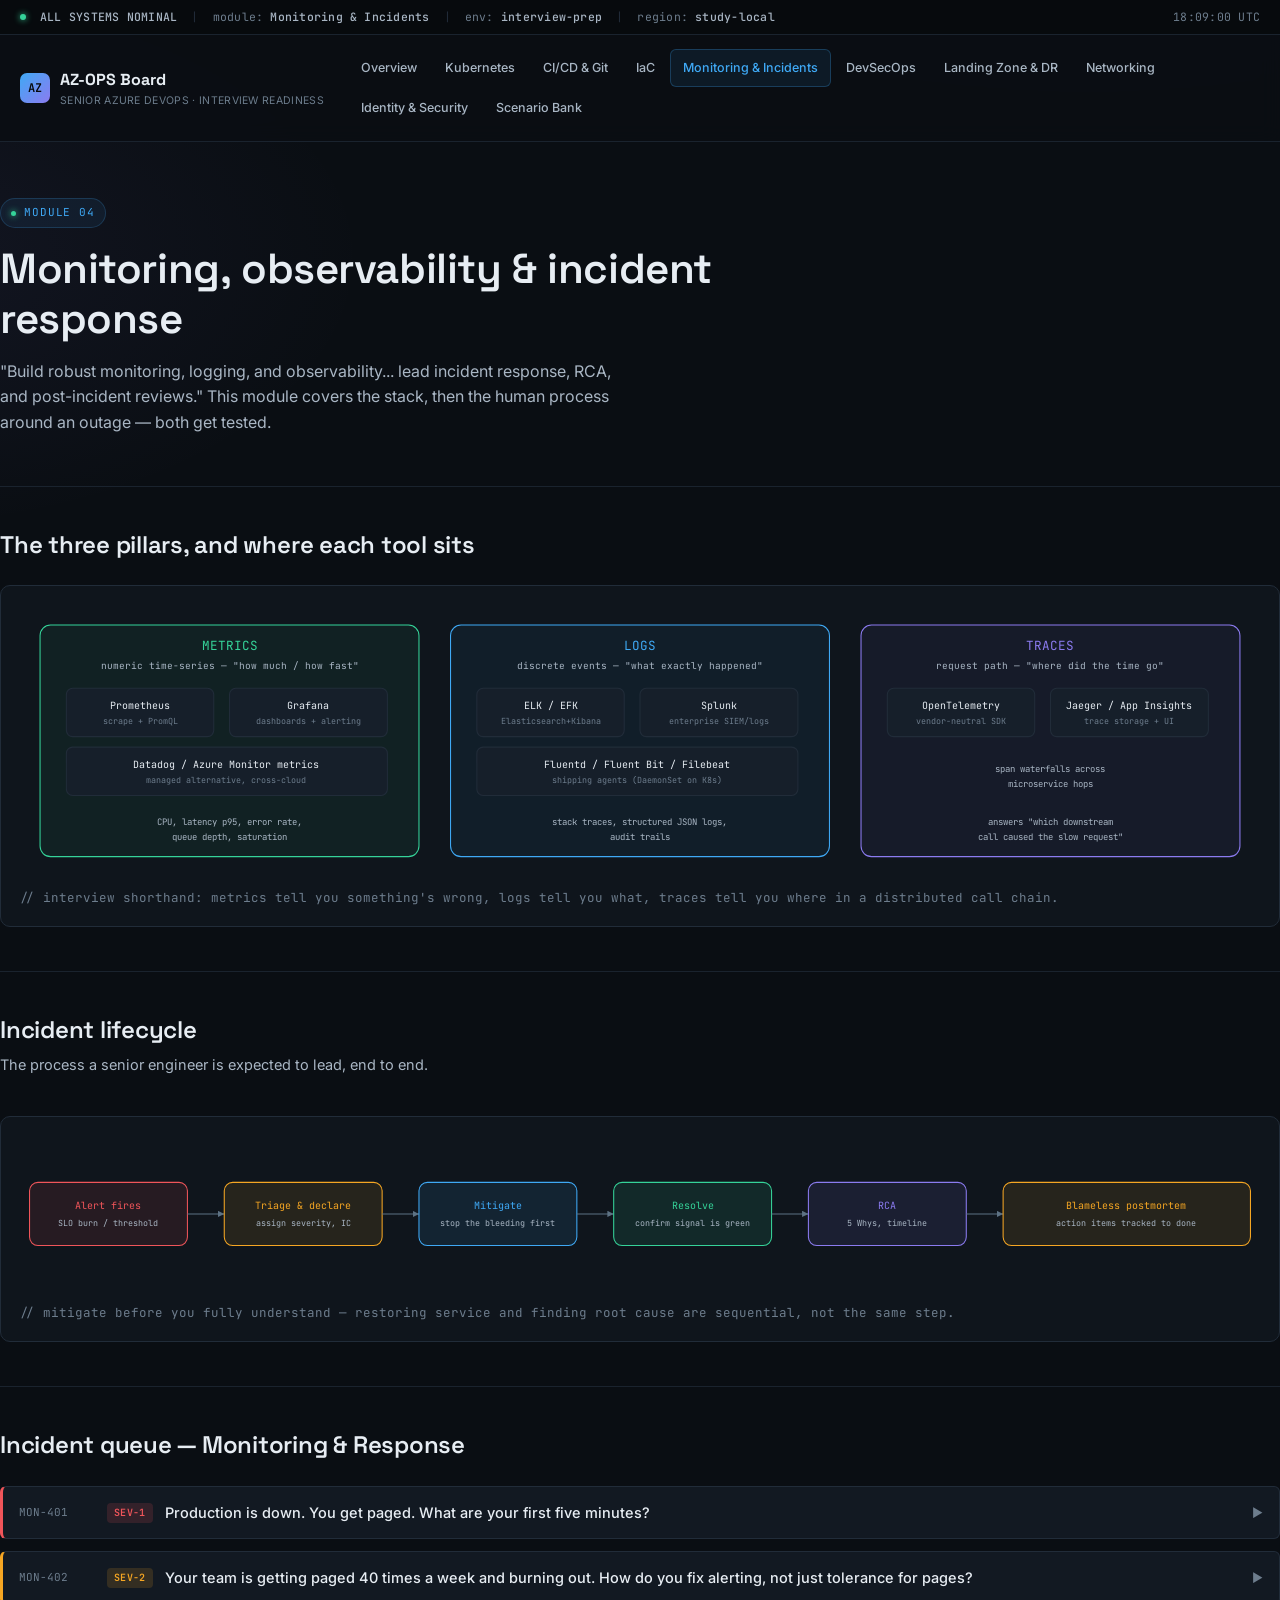
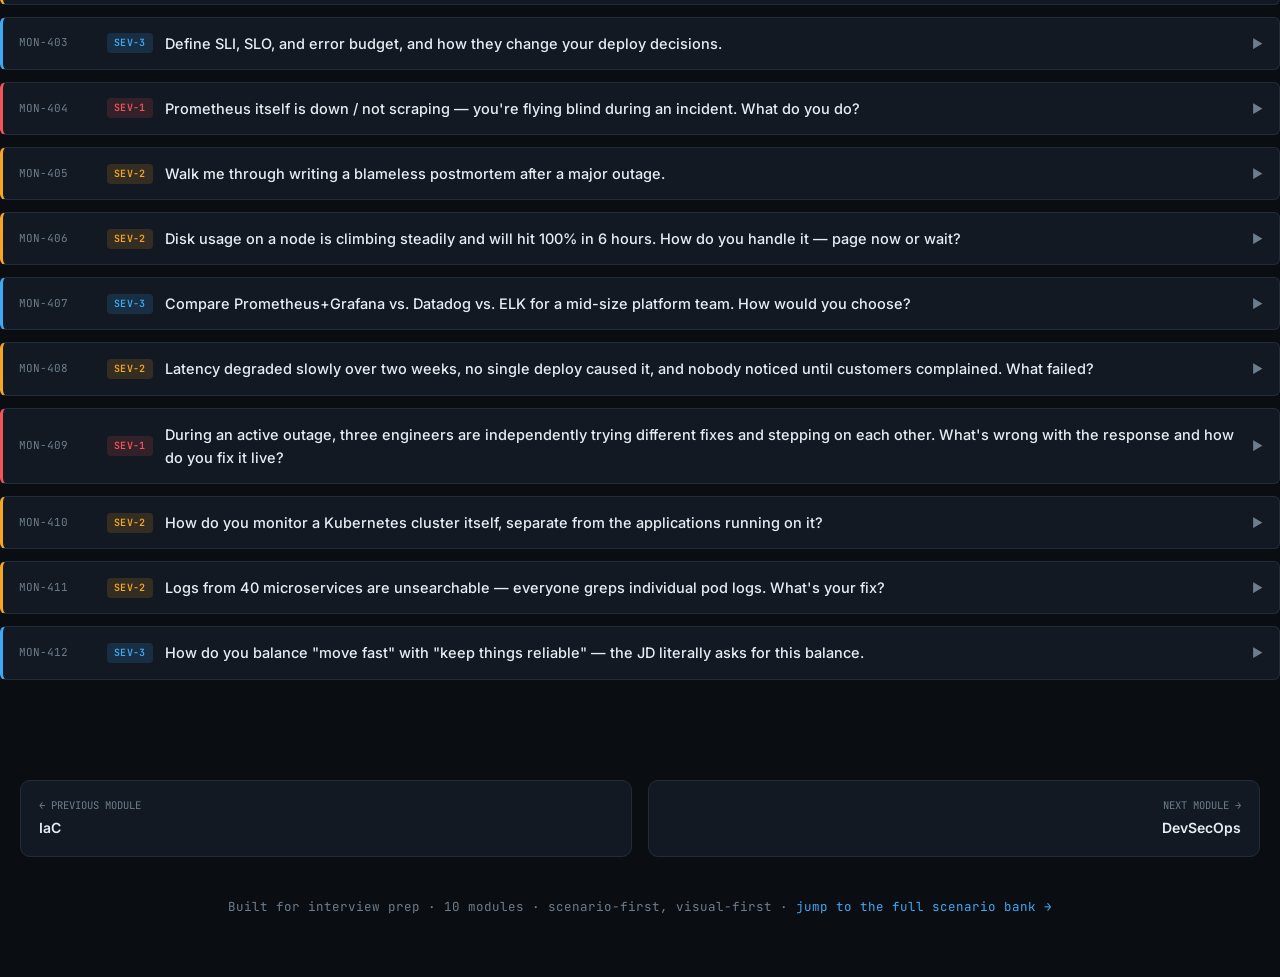
<file: monitoring-incident.html>
<!doctype html>
<html lang="en">
<head>
<meta charset="utf-8">
<meta name="viewport" content="width=device-width, initial-scale=1">
<title>Monitoring, Observability & Incident Response · AZ-OPS Readiness Board</title>
<meta name="description" content="Scenario-based interview prep for Senior Azure DevOps / Cloud Architect roles — Kubernetes, CI/CD, IaC, monitoring, incident response, DevSecOps and Azure architecture.">
<link rel="stylesheet" href="assets/style.css">
</head>
<body>
<header class="site-header">
  <div class="statusbar">
      <span class="dot"></span><b>ALL SYSTEMS NOMINAL</b><span class="sep">|</span>
      <span>module: <b>Monitoring & Incidents</b></span><span class="sep">|</span>
      <span>env: <b>interview-prep</b></span><span class="sep">|</span>
      <span>region: <b>study-local</b></span>
      <span class="fill"></span>
      <span data-live-clock>00:00:00 UTC</span>
    </div>
  <div class="header-inner">
    <a class="brand" href="index.html">
      <span class="mark">AZ</span>
      <span>AZ-OPS Board<small>Senior Azure DevOps &middot; Interview Readiness</small></span>
    </a>
    <button class="nav-toggle" aria-label="Toggle navigation">MENU</button>
    <nav class="main-nav">
        <a href="index.html">Overview</a>
        <a href="kubernetes.html">Kubernetes</a>
        <a href="cicd-git.html">CI/CD & Git</a>
        <a href="iac.html">IaC</a>
        <a href="monitoring-incident.html" class="active">Monitoring & Incidents</a>
        <a href="devsecops.html">DevSecOps</a>
        <a href="azure-landing-zone.html">Landing Zone & DR</a>
        <a href="azure-networking.html">Networking</a>
        <a href="azure-identity-security.html">Identity & Security</a>
        <a href="scenarios.html">Scenario Bank</a>
    </nav>
  </div>
</header>
<main>
<div class="shell page-hero">
  <div class="eyebrow"><span class="dot" style="background:var(--green); box-shadow:0 0 6px var(--green);"></span> Module 04</div>
  <h1>Monitoring, observability &amp; incident response</h1>
  <p class="lede">"Build robust monitoring, logging, and observability... lead incident response, RCA, and post-incident reviews." This module covers the stack, then the human process around an outage — both get tested.</p>
</div>

<div class="shell section">
  <div class="section-head"><div><h2>The three pillars, and where each tool sits</h2></div></div>
  <div class="diagram-frame">
    <svg viewBox="0 0 1180 260" xmlns="http://www.w3.org/2000/svg" font-family="JetBrains Mono, monospace">
      <!-- metrics -->
      <rect x="20" y="20" width="360" height="220" rx="10" fill="rgba(53,211,153,0.06)" stroke="#35d399"/>
      <text x="200" y="44" fill="#35d399" font-size="12" text-anchor="middle">METRICS</text>
      <text x="200" y="62" fill="#a9b6c4" font-size="9" text-anchor="middle">numeric time-series — "how much / how fast"</text>
      <rect x="45" y="80" width="140" height="46" rx="6" fill="#161f2a" stroke="#212c39"/><text x="115" y="100" fill="#e7edf3" font-size="9.5" text-anchor="middle">Prometheus</text><text x="115" y="114" fill="#6d7d8d" font-size="8" text-anchor="middle">scrape + PromQL</text>
      <rect x="200" y="80" width="150" height="46" rx="6" fill="#161f2a" stroke="#212c39"/><text x="275" y="100" fill="#e7edf3" font-size="9.5" text-anchor="middle">Grafana</text><text x="275" y="114" fill="#6d7d8d" font-size="8" text-anchor="middle">dashboards + alerting</text>
      <rect x="45" y="136" width="305" height="46" rx="6" fill="#161f2a" stroke="#212c39"/><text x="197" y="156" fill="#e7edf3" font-size="9.5" text-anchor="middle">Datadog / Azure Monitor metrics</text><text x="197" y="170" fill="#6d7d8d" font-size="8" text-anchor="middle">managed alternative, cross-cloud</text>
      <text x="200" y="210" fill="#a9b6c4" font-size="8.5" text-anchor="middle">CPU, latency p95, error rate,</text>
      <text x="200" y="224" fill="#a9b6c4" font-size="8.5" text-anchor="middle">queue depth, saturation</text>

      <!-- logs -->
      <rect x="410" y="20" width="360" height="220" rx="10" fill="rgba(63,169,245,0.06)" stroke="#3fa9f5"/>
      <text x="590" y="44" fill="#3fa9f5" font-size="12" text-anchor="middle">LOGS</text>
      <text x="590" y="62" fill="#a9b6c4" font-size="9" text-anchor="middle">discrete events — "what exactly happened"</text>
      <rect x="435" y="80" width="140" height="46" rx="6" fill="#161f2a" stroke="#212c39"/><text x="505" y="100" fill="#e7edf3" font-size="9.5" text-anchor="middle">ELK / EFK</text><text x="505" y="114" fill="#6d7d8d" font-size="8" text-anchor="middle">Elasticsearch+Kibana</text>
      <rect x="590" y="80" width="150" height="46" rx="6" fill="#161f2a" stroke="#212c39"/><text x="665" y="100" fill="#e7edf3" font-size="9.5" text-anchor="middle">Splunk</text><text x="665" y="114" fill="#6d7d8d" font-size="8" text-anchor="middle">enterprise SIEM/logs</text>
      <rect x="435" y="136" width="305" height="46" rx="6" fill="#161f2a" stroke="#212c39"/><text x="587" y="156" fill="#e7edf3" font-size="9.5" text-anchor="middle">Fluentd / Fluent Bit / Filebeat</text><text x="587" y="170" fill="#6d7d8d" font-size="8" text-anchor="middle">shipping agents (DaemonSet on K8s)</text>
      <text x="590" y="210" fill="#a9b6c4" font-size="8.5" text-anchor="middle">stack traces, structured JSON logs,</text>
      <text x="590" y="224" fill="#a9b6c4" font-size="8.5" text-anchor="middle">audit trails</text>

      <!-- traces -->
      <rect x="800" y="20" width="360" height="220" rx="10" fill="rgba(139,123,240,0.06)" stroke="#8b7bf0"/>
      <text x="980" y="44" fill="#8b7bf0" font-size="12" text-anchor="middle">TRACES</text>
      <text x="980" y="62" fill="#a9b6c4" font-size="9" text-anchor="middle">request path — "where did the time go"</text>
      <rect x="825" y="80" width="140" height="46" rx="6" fill="#161f2a" stroke="#212c39"/><text x="895" y="100" fill="#e7edf3" font-size="9.5" text-anchor="middle">OpenTelemetry</text><text x="895" y="114" fill="#6d7d8d" font-size="8" text-anchor="middle">vendor-neutral SDK</text>
      <rect x="980" y="80" width="150" height="46" rx="6" fill="#161f2a" stroke="#212c39"/><text x="1055" y="100" fill="#e7edf3" font-size="9.5" text-anchor="middle">Jaeger / App Insights</text><text x="1055" y="114" fill="#6d7d8d" font-size="8" text-anchor="middle">trace storage + UI</text>
      <text x="980" y="160" fill="#a9b6c4" font-size="8.5" text-anchor="middle">span waterfalls across</text>
      <text x="980" y="174" fill="#a9b6c4" font-size="8.5" text-anchor="middle">microservice hops</text>
      <text x="980" y="210" fill="#a9b6c4" font-size="8.5" text-anchor="middle">answers "which downstream</text>
      <text x="980" y="224" fill="#a9b6c4" font-size="8.5" text-anchor="middle">call caused the slow request"</text>
    </svg>
    <div class="diagram-caption">// interview shorthand: metrics tell you something's wrong, logs tell you what, traces tell you where in a distributed call chain.</div>
  </div>
</div>

<div class="shell section">
  <div class="section-head"><div><h2>Incident lifecycle</h2><p class="section-desc">The process a senior engineer is expected to lead, end to end.</p></div></div>
  <div class="diagram-frame">
    <svg viewBox="0 0 1180 150" xmlns="http://www.w3.org/2000/svg" font-family="JetBrains Mono, monospace">
      <defs><marker id="a3" markerWidth="8" markerHeight="8" refX="6" refY="3" orient="auto"><path d="M0,0 L6,3 L0,6 Z" fill="#5d7284"/></marker></defs>
      <g font-size="9.5">
        <rect x="10" y="45" width="150" height="60" rx="8" fill="rgba(240,85,90,0.1)" stroke="#f0555a"/><text x="85" y="70" fill="#f0555a" text-anchor="middle">Alert fires</text><text x="85" y="86" fill="#a9b6c4" font-size="8" text-anchor="middle">SLO burn / threshold</text>
        <line x1="160" y1="75" x2="195" y2="75" stroke="#5d7284" marker-end="url(#a3)"/>
        <rect x="195" y="45" width="150" height="60" rx="8" fill="rgba(245,166,35,0.1)" stroke="#f5a623"/><text x="270" y="70" fill="#f5a623" text-anchor="middle">Triage &amp; declare</text><text x="270" y="86" fill="#a9b6c4" font-size="8" text-anchor="middle">assign severity, IC</text>
        <line x1="345" y1="75" x2="380" y2="75" stroke="#5d7284" marker-end="url(#a3)"/>
        <rect x="380" y="45" width="150" height="60" rx="8" fill="rgba(63,169,245,0.1)" stroke="#3fa9f5"/><text x="455" y="70" fill="#3fa9f5" text-anchor="middle">Mitigate</text><text x="455" y="86" fill="#a9b6c4" font-size="8" text-anchor="middle">stop the bleeding first</text>
        <line x1="530" y1="75" x2="565" y2="75" stroke="#5d7284" marker-end="url(#a3)"/>
        <rect x="565" y="45" width="150" height="60" rx="8" fill="rgba(53,211,153,0.1)" stroke="#35d399"/><text x="640" y="70" fill="#35d399" text-anchor="middle">Resolve</text><text x="640" y="86" fill="#a9b6c4" font-size="8" text-anchor="middle">confirm signal is green</text>
        <line x1="715" y1="75" x2="750" y2="75" stroke="#5d7284" marker-end="url(#a3)"/>
        <rect x="750" y="45" width="150" height="60" rx="8" fill="rgba(139,123,240,0.1)" stroke="#8b7bf0"/><text x="825" y="70" fill="#8b7bf0" text-anchor="middle">RCA</text><text x="825" y="86" fill="#a9b6c4" font-size="8" text-anchor="middle">5 Whys, timeline</text>
        <line x1="900" y1="75" x2="935" y2="75" stroke="#5d7284" marker-end="url(#a3)"/>
        <rect x="935" y="45" width="235" height="60" rx="8" fill="rgba(245,166,35,0.1)" stroke="#f5a623"/><text x="1052" y="70" fill="#f5a623" text-anchor="middle">Blameless postmortem</text><text x="1052" y="86" fill="#a9b6c4" font-size="8" text-anchor="middle">action items tracked to done</text>
      </g>
    </svg>
    <div class="diagram-caption">// mitigate before you fully understand — restoring service and finding root cause are sequential, not the same step.</div>
  </div>
</div>

<div class="shell section">
  <div class="section-head"><div><h2>Incident queue — Monitoring &amp; Response</h2></div></div>

  <div class="ticket" data-sev="1">
    <div class="ticket-head"><span class="ticket-id">MON-401</span><span class="sev-badge s1">SEV-1</span><span class="ticket-q">Production is down. You get paged. What are your first five minutes?</span><span class="ticket-chev">▶</span></div>
    <div class="ticket-body">
      <ul>
        <li>Acknowledge the page (stop it re-escalating) and open the relevant dashboard — don't start guessing from memory.</li>
        <li>Confirm blast radius: one region, all regions, one service, or a shared dependency (DNS, auth, database)?</li>
        <li>Declare an incident with a severity and, if the org has one, an incident commander role — communication starts now, not after you've found root cause.</li>
        <li>Look for what changed recently: deploys, config, feature flags, infra changes in the last few hours — most incidents trace back to a recent change.</li>
      </ul>
      <div class="resolution-box"><p class="sub">Resolution</p><p>Mitigate first: rollback, feature-flag off, or scale up/failover — restore service before you fully understand why. Root cause analysis happens after the fire is out.</p></div>
      <div class="ticket-tags"><span class="tag red">incident</span><span class="tag green">process</span></div>
    </div>
  </div>

  <div class="ticket" data-sev="2">
    <div class="ticket-head"><span class="ticket-id">MON-402</span><span class="sev-badge s2">SEV-2</span><span class="ticket-q">Your team is getting paged 40 times a week and burning out. How do you fix alerting, not just tolerance for pages?</span><span class="ticket-chev">▶</span></div>
    <div class="ticket-body">
      <ul>
        <li>Audit every alert: does it map to actual user-facing impact (SLO burn rate), or is it a raw resource threshold (CPU &gt; 80%) that's frequently noisy and not actionable?</li>
        <li>Convert "page-worthy" to symptom-based alerts (error rate, latency, availability) and demote cause-based signals (disk 70% full) to tickets/dashboards, not pages.</li>
        <li>Add alert grouping/deduplication and sensible for-durations so one blip doesn't fire five pages.</li>
      </ul>
      <div class="resolution-box"><p class="sub">Resolution</p><p>Every alert should be actionable and tied to user impact. If an alert fires and the response is "nothing to do," it shouldn't be a page.</p></div>
      <div class="ticket-tags"><span class="tag green">observability</span><span class="tag amber">on-call</span></div>
    </div>
  </div>

  <div class="ticket" data-sev="3">
    <div class="ticket-head"><span class="ticket-id">MON-403</span><span class="sev-badge s3">SEV-3</span><span class="ticket-q">Define SLI, SLO, and error budget, and how they change your deploy decisions.</span><span class="ticket-chev">▶</span></div>
    <div class="ticket-body">
      <ul>
        <li><strong>SLI</strong> (indicator): a measured metric, e.g. "% of requests under 300ms."</li>
        <li><strong>SLO</strong> (objective): a target for that SLI, e.g. "99.9% of requests under 300ms over 30 days."</li>
        <li><strong>Error budget</strong>: the allowed 0.1% — once it's spent, the team's priority shifts from shipping features to reliability work, and risky deploys get paused or gated behind extra review.</li>
      </ul>
      <div class="ticket-tags"><span class="tag green">observability</span></div>
    </div>
  </div>

  <div class="ticket" data-sev="1">
    <div class="ticket-head"><span class="ticket-id">MON-404</span><span class="sev-badge s1">SEV-1</span><span class="ticket-q">Prometheus itself is down / not scraping — you're flying blind during an incident. What do you do?</span><span class="ticket-chev">▶</span></div>
    <div class="ticket-body">
      <p>Fall back to secondary signals: cloud provider platform metrics (Azure Monitor), application logs directly, or a synthetic uptime check that's independent of your primary stack. This is also the argument for why monitoring infrastructure itself needs redundancy/HA and shouldn't share a failure domain with what it's monitoring — e.g. don't run your only Prometheus inside the same cluster it's the sole observer of, without a secondary path.</p>
      <div class="ticket-tags"><span class="tag red">incident</span><span class="tag green">observability</span></div>
    </div>
  </div>

  <div class="ticket" data-sev="2">
    <div class="ticket-head"><span class="ticket-id">MON-405</span><span class="sev-badge s2">SEV-2</span><span class="ticket-q">Walk me through writing a blameless postmortem after a major outage.</span><span class="ticket-chev">▶</span></div>
    <div class="ticket-body">
      <ul>
        <li><strong>Timeline</strong> of objective facts: when it started, when detected, when mitigated, when resolved — timestamps, not opinions.</li>
        <li><strong>Impact</strong>: quantify it (users affected, revenue, SLO burn) rather than "it was bad."</li>
        <li><strong>Root cause</strong> via 5 Whys, focused on systems and process gaps, never on naming/blaming an individual.</li>
        <li><strong>Action items</strong>: specific, owned, dated, and tracked to closure — a postmortem with no completed action items is theater.</li>
      </ul>
      <div class="callout tip"><div class="ico">i</div><p><strong>Language matters:</strong> "the deploy process allowed an unvalidated config to reach prod," not "Dave pushed bad config." Interviewers listen for this framing specifically.</p></div>
      <div class="ticket-tags"><span class="tag amber">rca</span><span class="tag green">process</span></div>
    </div>
  </div>

  <div class="ticket" data-sev="2">
    <div class="ticket-head"><span class="ticket-id">MON-406</span><span class="sev-badge s2">SEV-2</span><span class="ticket-q">Disk usage on a node is climbing steadily and will hit 100% in 6 hours. How do you handle it — page now or wait?</span><span class="ticket-chev">▶</span></div>
    <div class="ticket-body">
      <p>This is a textbook case for a <strong>warning-level</strong> alert with a longer response window, not a page — it's predictable and not yet impacting users. Route it to a ticket/Slack channel with a clear runbook (log rotation, old artifact cleanup, or scale storage), and only escalate to a page if the trend accelerates or crosses a near-term threshold (e.g. &lt;1 hour to full).</p>
      <div class="ticket-tags"><span class="tag green">alerting</span></div>
    </div>
  </div>

  <div class="ticket" data-sev="3">
    <div class="ticket-head"><span class="ticket-id">MON-407</span><span class="sev-badge s3">SEV-3</span><span class="ticket-q">Compare Prometheus+Grafana vs. Datadog vs. ELK for a mid-size platform team. How would you choose?</span><span class="ticket-chev">▶</span></div>
    <div class="ticket-body">
      <div class="tbl-wrap"><table class="cmp">
        <tr><th>Stack</th><th>Model</th><th>Strength</th><th>Trade-off</th></tr>
        <tr><td>Prometheus + Grafana</td><td>Self-hosted, pull-based metrics</td><td>Free, huge ecosystem, K8s-native</td><td>You own scaling/HA/storage retention</td></tr>
        <tr><td>Datadog</td><td>Managed SaaS, agent-based</td><td>Fast setup, unified metrics/logs/traces/APM</td><td>Cost scales fast with hosts/custom metrics</td></tr>
        <tr><td>ELK / EFK</td><td>Self-hosted or Elastic Cloud, log-centric</td><td>Best-in-class full-text log search</td><td>Not built primarily for metrics/alerting; resource-hungry at scale</td></tr>
      </table></div>
      <p>Answer with a decision driver, not just a table: budget and headcount to operate infra → lean Datadog; K8s-heavy with cost sensitivity and in-house platform skill → Prometheus/Grafana; log-search-heavy compliance or security use case → ELK, often alongside the metrics stack rather than instead of it.</p>
      <div class="ticket-tags"><span class="tag green">observability</span></div>
    </div>
  </div>

  <div class="ticket" data-sev="2">
    <div class="ticket-head"><span class="ticket-id">MON-408</span><span class="sev-badge s2">SEV-2</span><span class="ticket-q">Latency degraded slowly over two weeks, no single deploy caused it, and nobody noticed until customers complained. What failed?</span><span class="ticket-chev">▶</span></div>
    <div class="ticket-body">
      <p>The alerting was threshold-based on a moving baseline that crept along with the degradation ("boiling frog" problem), or there was no SLO-based burn-rate alert at all — only "is it fully down" checks. Fix: alert on rate of change and on absolute SLO thresholds together, and review trend dashboards on a regular cadence, not only reactively.</p>
      <div class="ticket-tags"><span class="tag green">observability</span><span class="tag amber">performance</span></div>
    </div>
  </div>

  <div class="ticket" data-sev="1">
    <div class="ticket-head"><span class="ticket-id">MON-409</span><span class="sev-badge s1">SEV-1</span><span class="ticket-q">During an active outage, three engineers are independently trying different fixes and stepping on each other. What's wrong with the response and how do you fix it live?</span><span class="ticket-chev">▶</span></div>
    <div class="ticket-body">
      <p>Missing incident command structure. Assign a single <strong>Incident Commander</strong> who coordinates and makes the final call on which mitigation to try (and in what order), a dedicated communications channel/thread for status updates, and route all changes through the IC so actions aren't taken in parallel without visibility. This is a process question as much as a technical one — seniority shows in recognizing coordination failure as the actual root cause.</p>
      <div class="ticket-tags"><span class="tag red">incident</span><span class="tag green">process</span></div>
    </div>
  </div>

  <div class="ticket" data-sev="2">
    <div class="ticket-head"><span class="ticket-id">MON-410</span><span class="sev-badge s2">SEV-2</span><span class="ticket-q">How do you monitor a Kubernetes cluster itself, separate from the applications running on it?</span><span class="ticket-chev">▶</span></div>
    <div class="ticket-body">
      <ul>
        <li><strong>kube-state-metrics</strong> for object-level state (deployment replica mismatches, pod phase counts, PVC status).</li>
        <li><strong>node-exporter</strong> (DaemonSet) for host-level CPU/mem/disk/network per node.</li>
        <li><strong>cAdvisor</strong> (built into kubelet) for per-container resource usage.</li>
        <li>Control-plane metrics (API server latency, etcd health) — critical on self-managed clusters, mostly abstracted away on AKS.</li>
      </ul>
      <div class="ticket-tags"><span class="tag violet">kubernetes</span><span class="tag green">observability</span></div>
    </div>
  </div>

  <div class="ticket" data-sev="2">
    <div class="ticket-head"><span class="ticket-id">MON-411</span><span class="sev-badge s2">SEV-2</span><span class="ticket-q">Logs from 40 microservices are unsearchable — everyone greps individual pod logs. What's your fix?</span><span class="ticket-chev">▶</span></div>
    <div class="ticket-body">
      <p>Centralize: ship every container's stdout/stderr via a DaemonSet log agent (Fluent Bit) to a central store (ELK or Log Analytics), enforce <strong>structured JSON logging</strong> with a correlation/trace ID on every log line, so a single request can be followed across services with one query instead of forty separate <code>kubectl logs</code> commands.</p>
      <div class="ticket-tags"><span class="tag green">observability</span><span class="tag violet">kubernetes</span></div>
    </div>
  </div>

  <div class="ticket" data-sev="3">
    <div class="ticket-head"><span class="ticket-id">MON-412</span><span class="sev-badge s3">SEV-3</span><span class="ticket-q">How do you balance "move fast" with "keep things reliable" — the JD literally asks for this balance.</span><span class="ticket-chev">▶</span></div>
    <div class="ticket-body">
      <p>Error budgets are the concrete mechanism: as long as the budget isn't exhausted, teams ship freely; once it is, velocity yields to reliability work automatically, by policy rather than by argument. Pair that with progressive delivery (canary/feature flags) so "moving fast" doesn't mean "betting the whole fleet on every change" — blast radius is controlled independently of release frequency.</p>
      <div class="ticket-tags"><span class="tag green">strategy</span></div>
    </div>
  </div>

</div>

</main>
<div class="shell">
  <div class="module-nav">
    <a href="iac.html"><div class="lbl">&larr; Previous module</div><div class="ttl">IaC</div></a>
    <a href="devsecops.html" class="next"><div class="lbl">Next module &rarr;</div><div class="ttl">DevSecOps</div></a>
    </div>
</div>
<footer class="site-footer">
  Built for interview prep &middot; 10 modules &middot; scenario-first, visual-first &middot; <a href="scenarios.html">jump to the full scenario bank &rarr;</a>
</footer>
<script src="assets/main.js"></script>
</body>
</html>
</file>
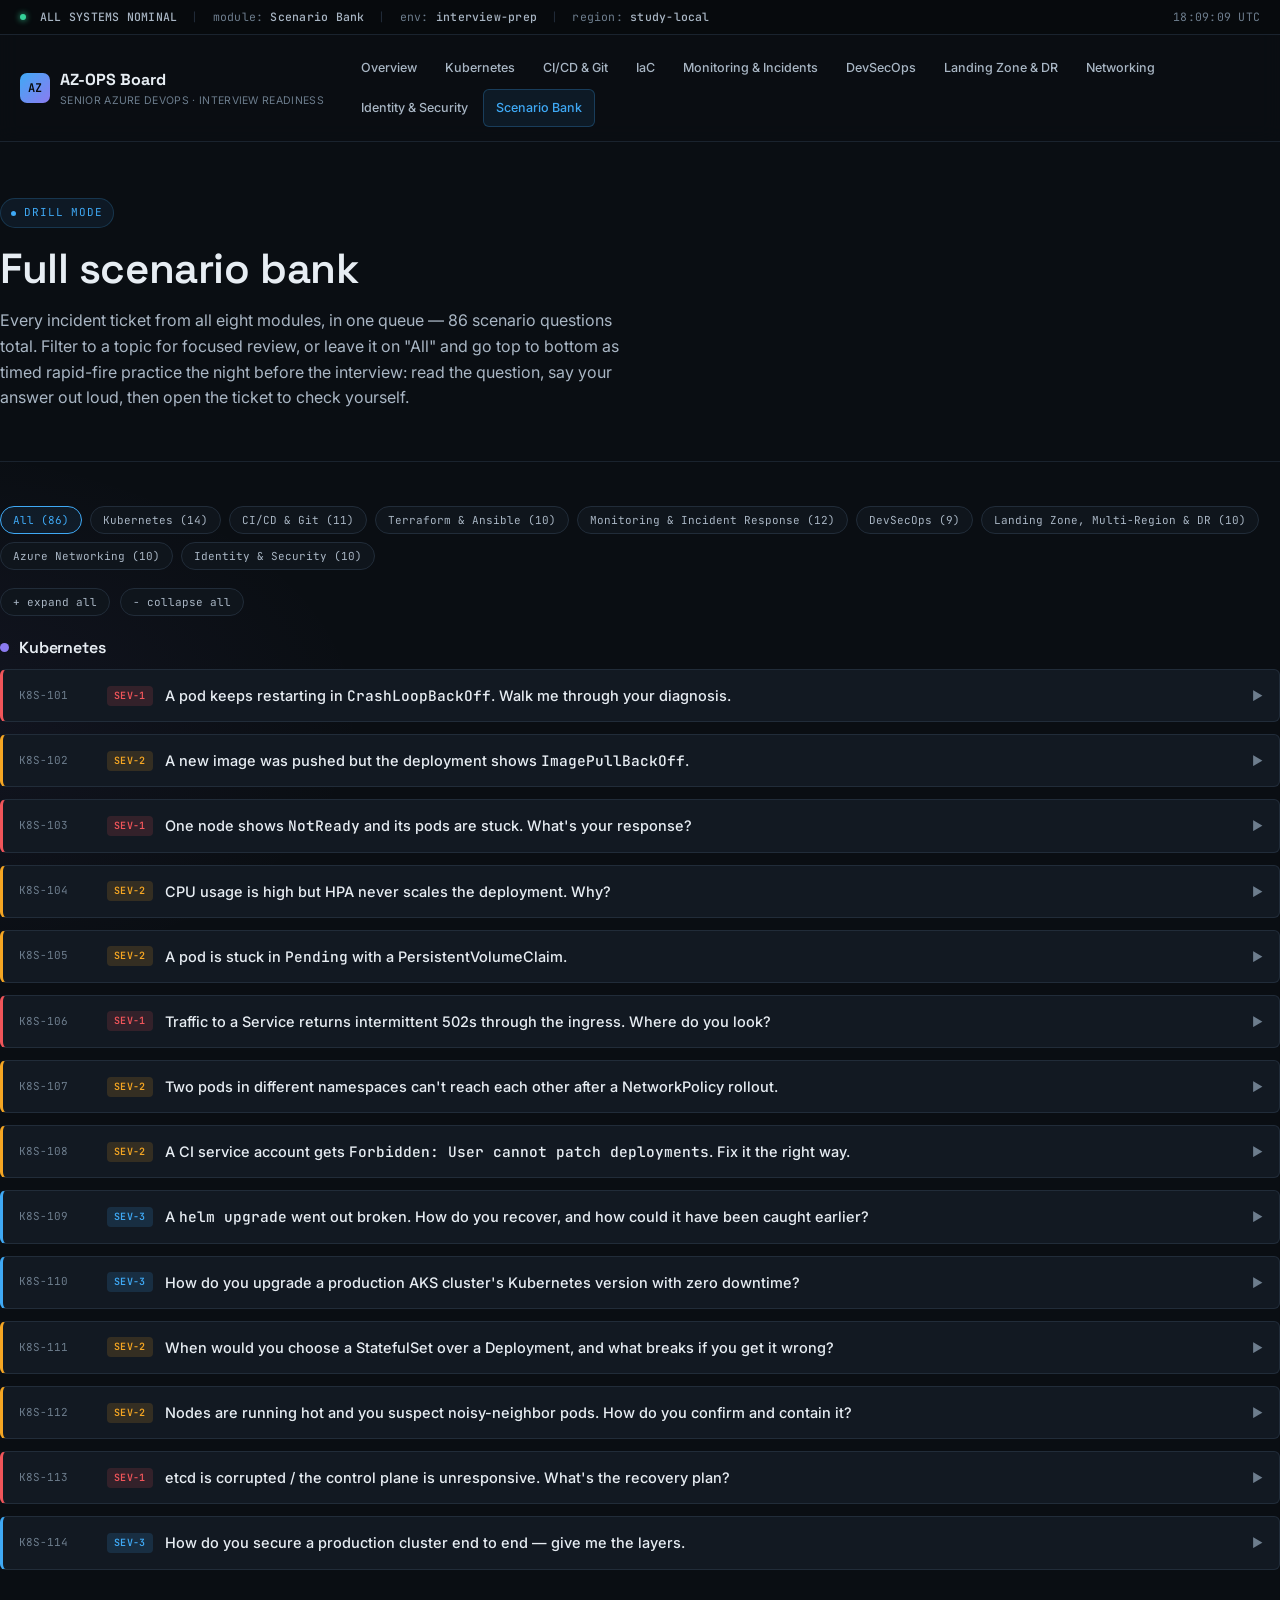
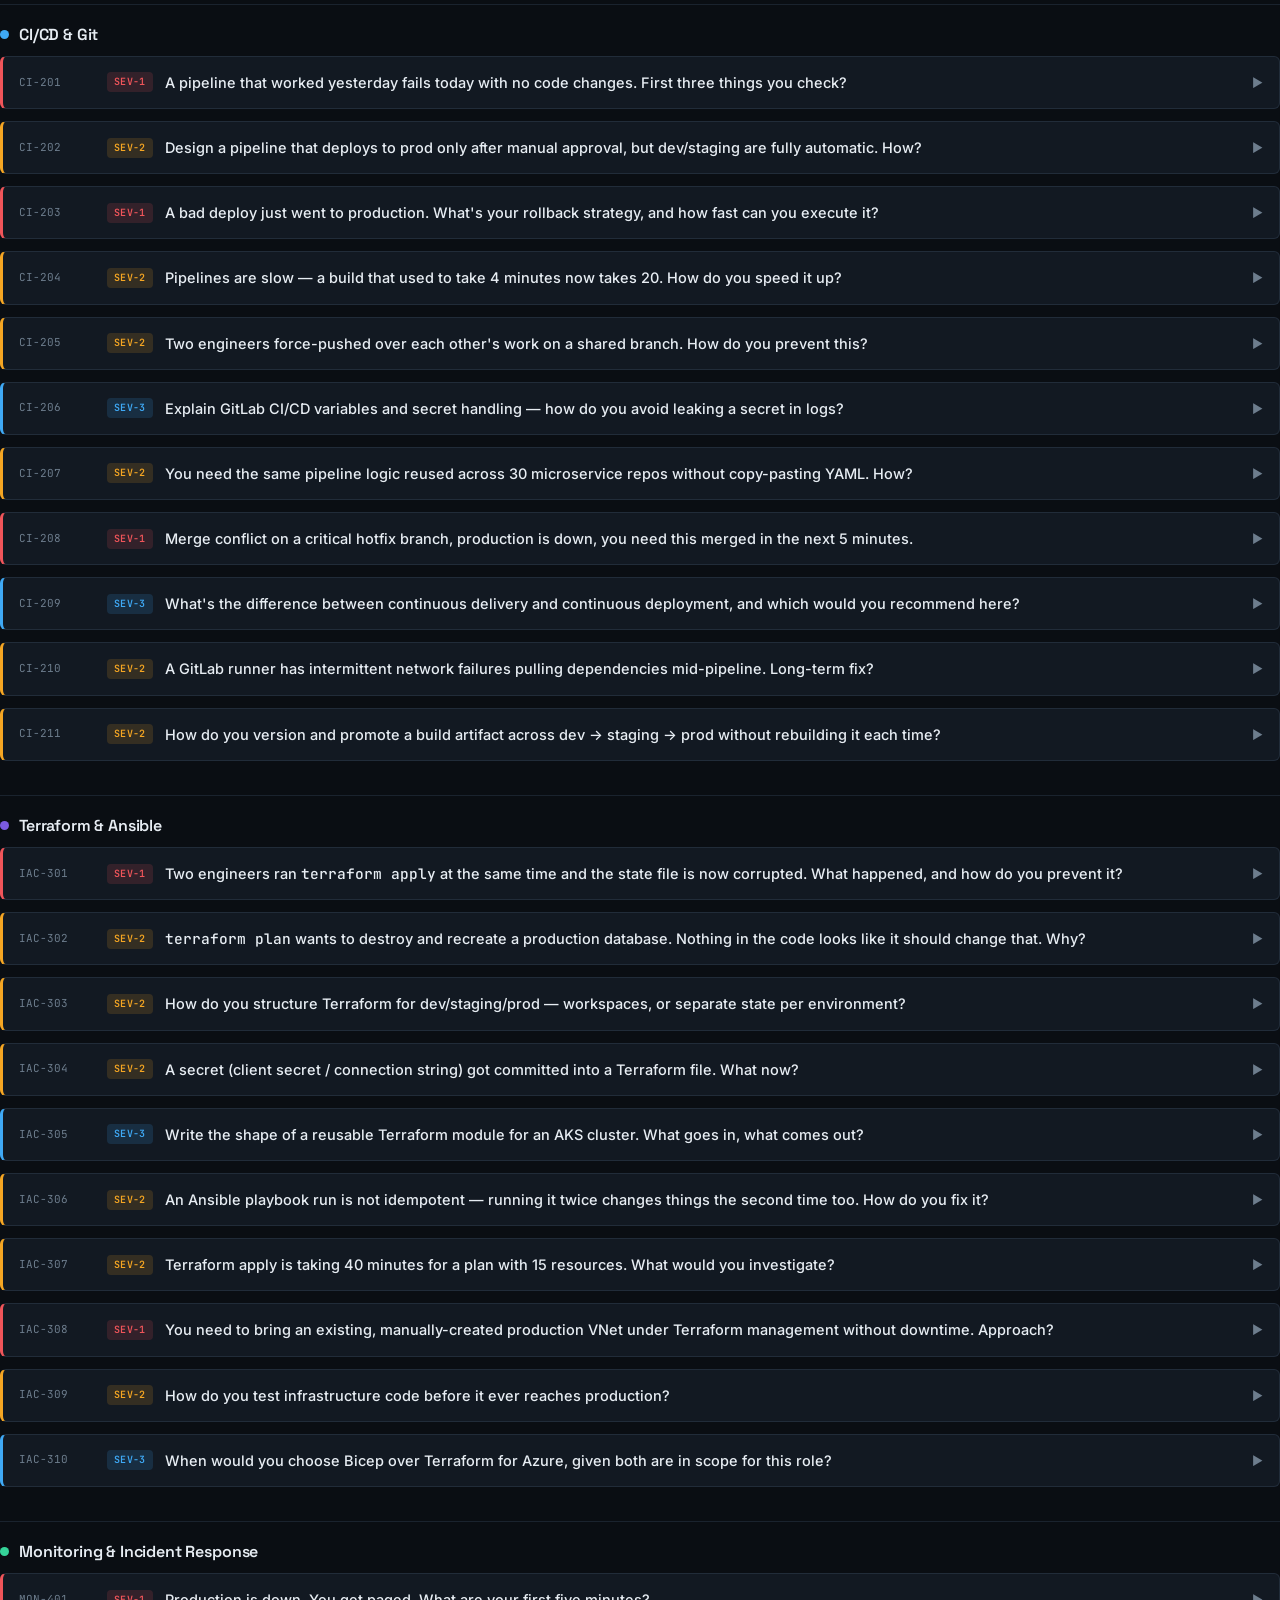
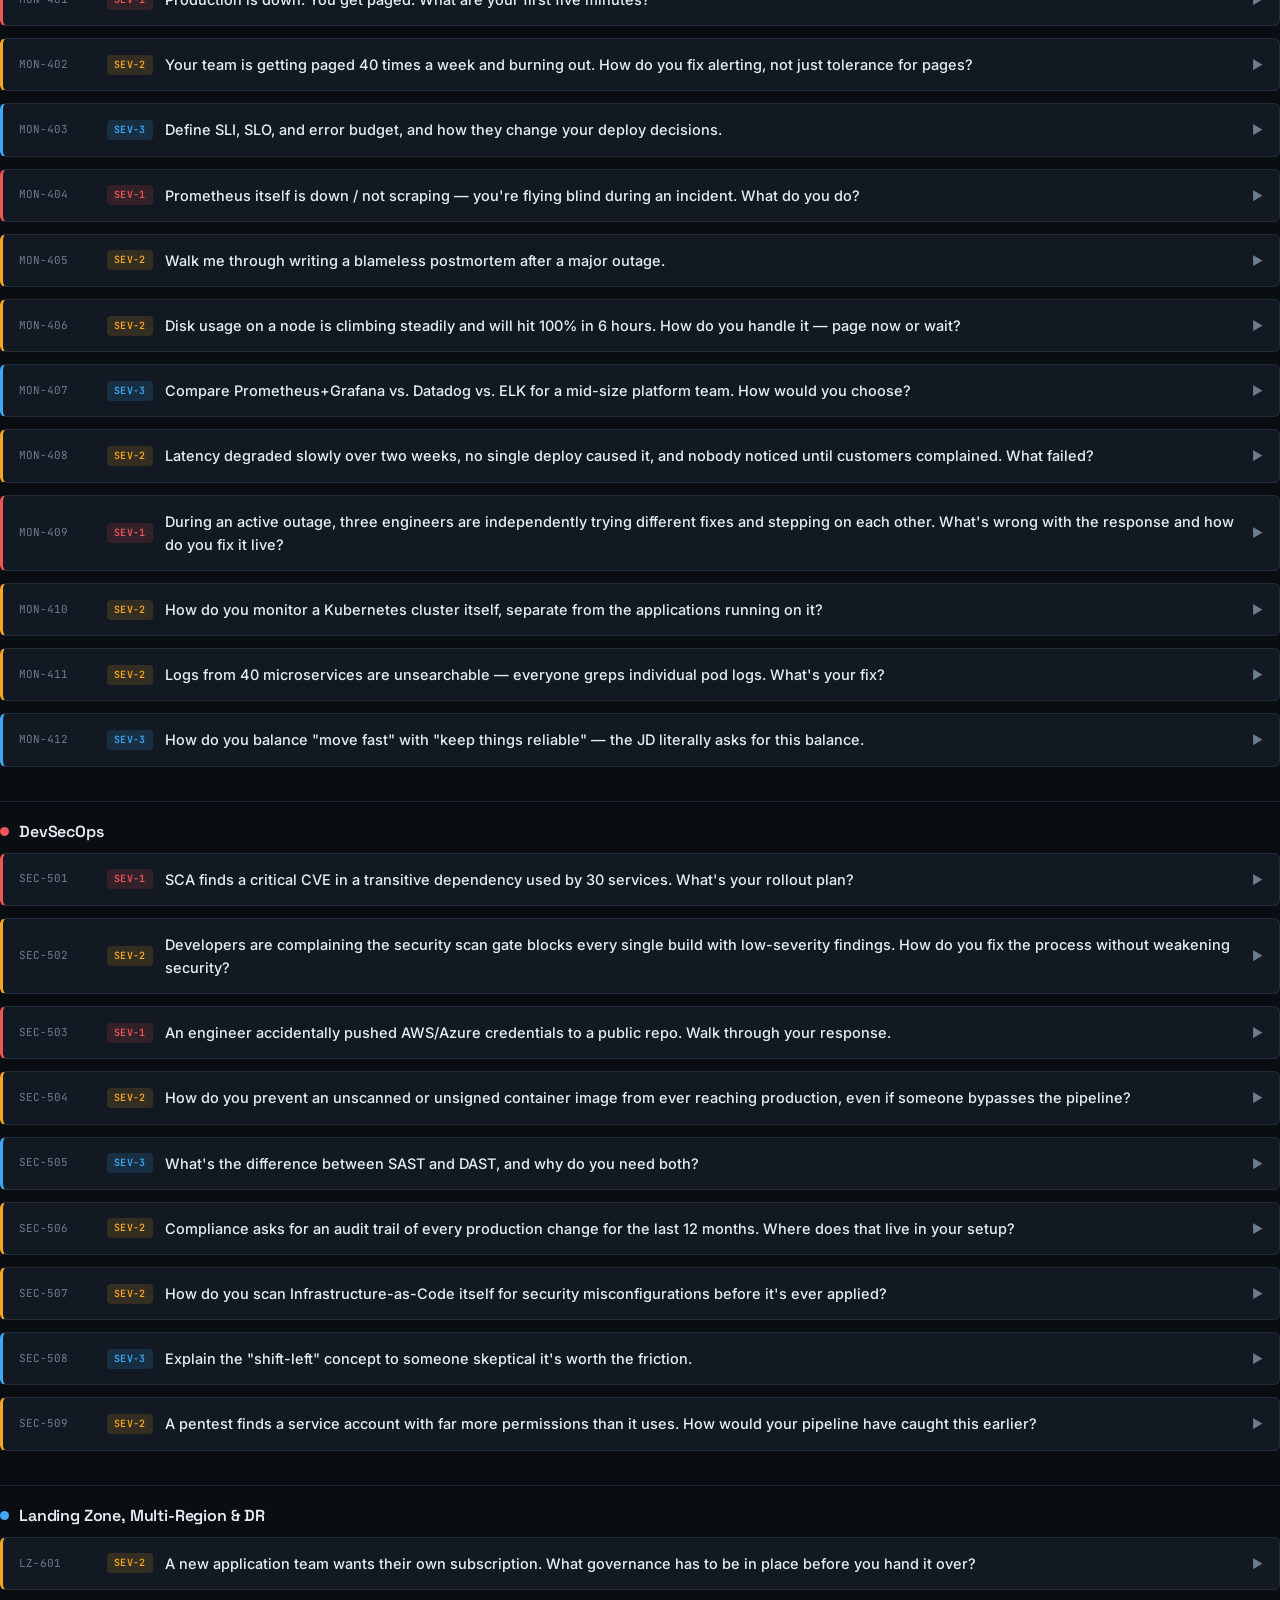
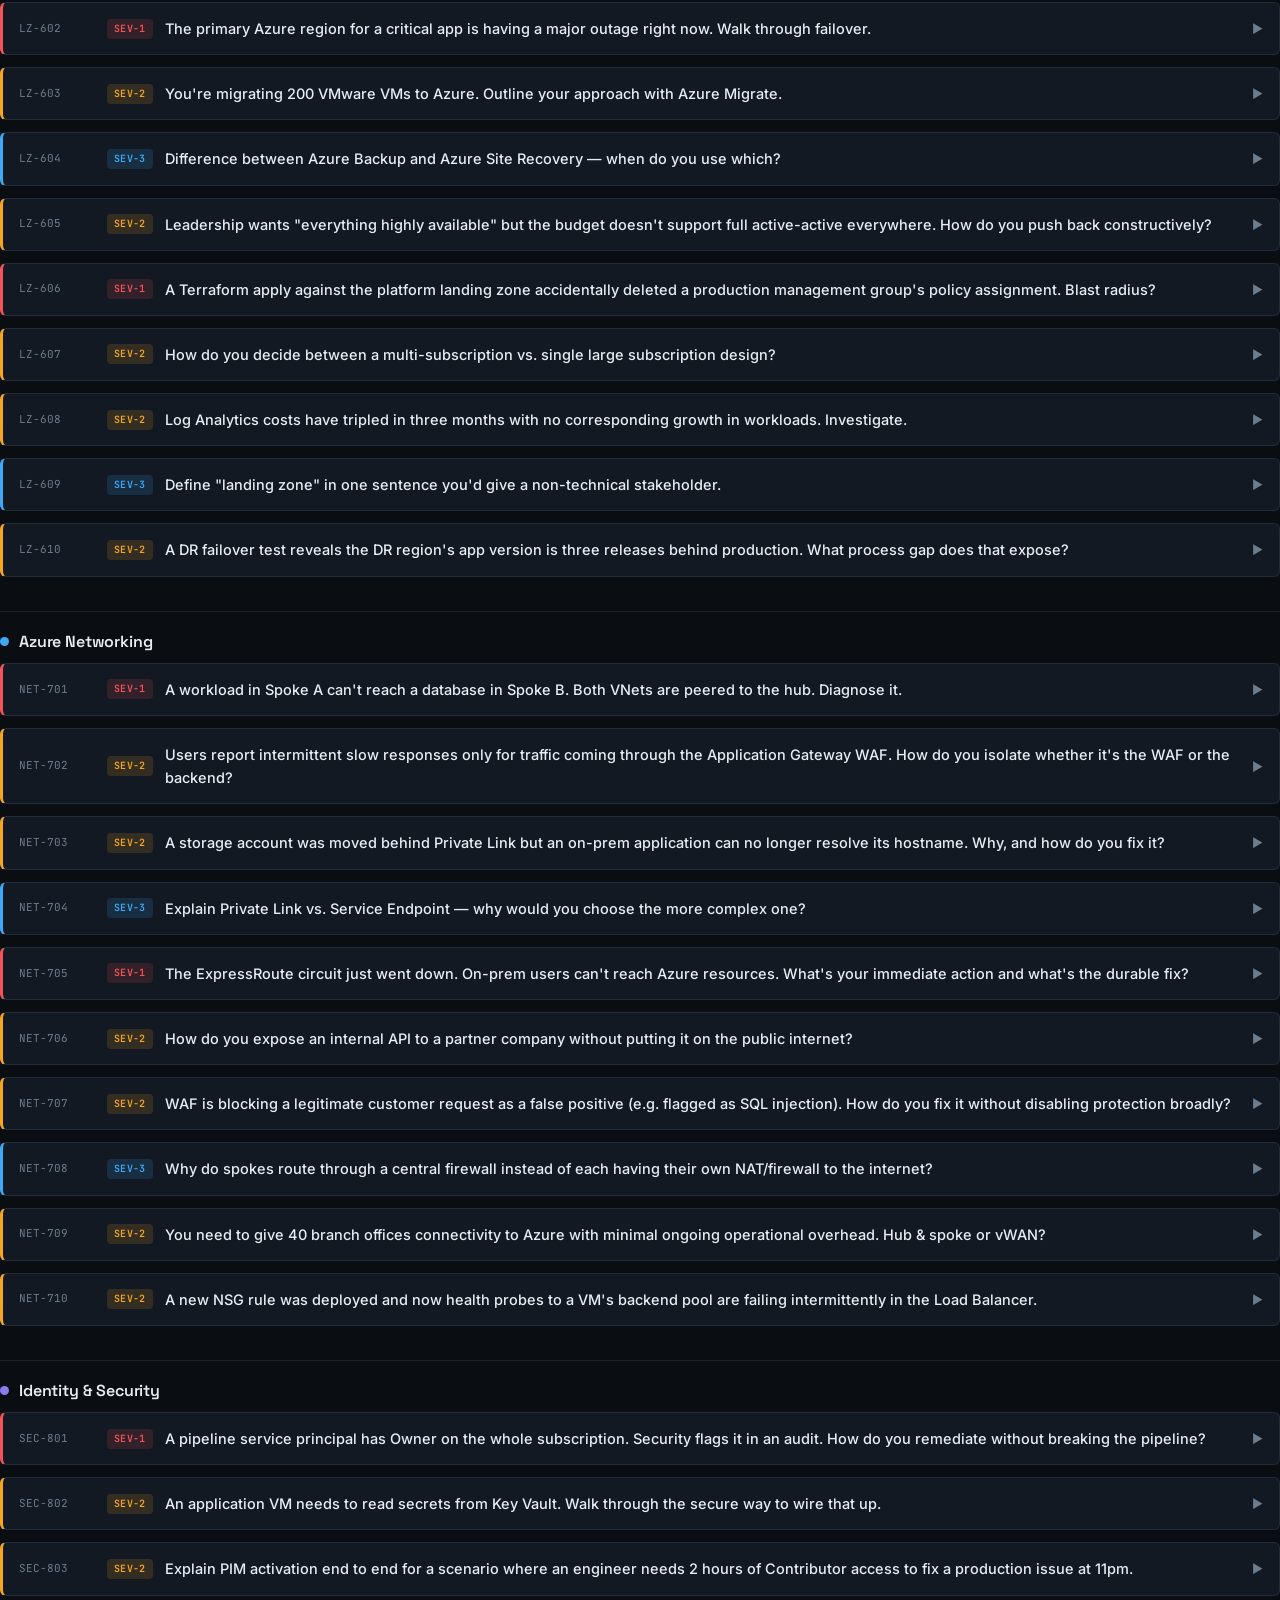
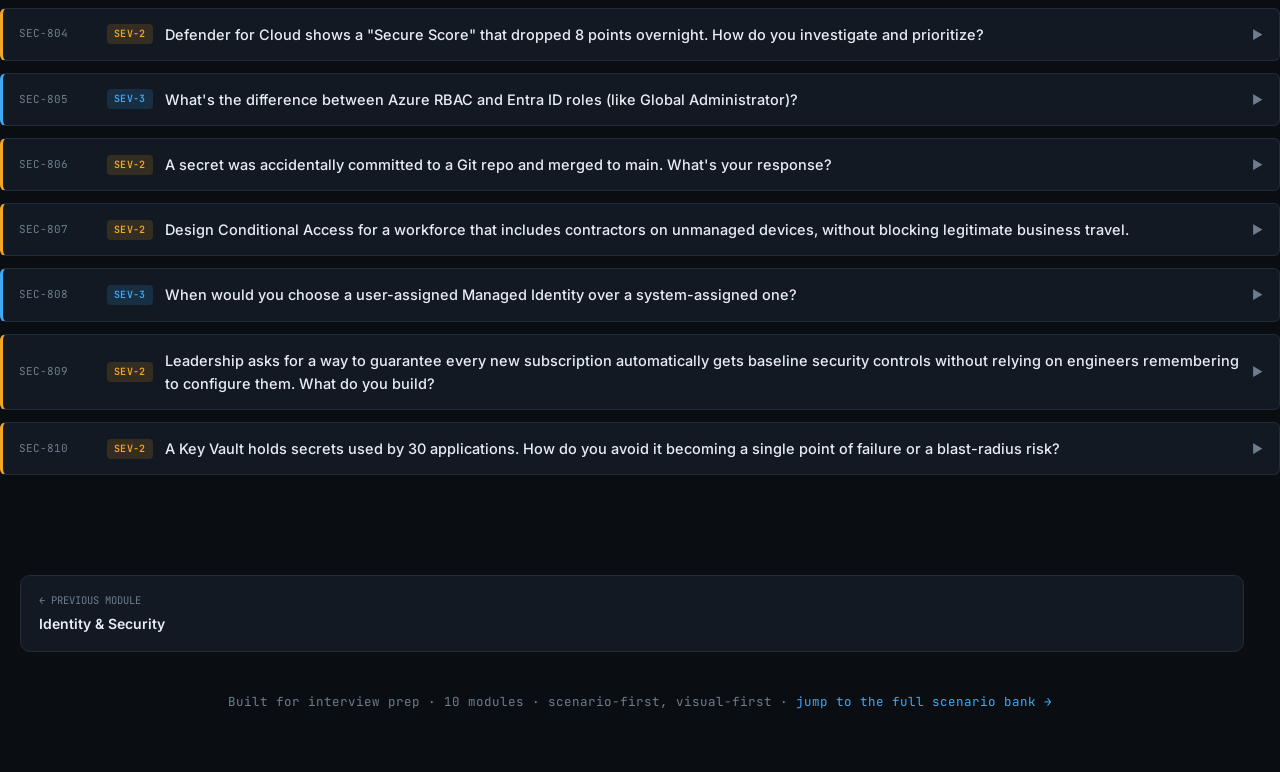
<file: scenarios.html>
<!doctype html>
<html lang="en">
<head>
<meta charset="utf-8">
<meta name="viewport" content="width=device-width, initial-scale=1">
<title>Full Scenario Bank · AZ-OPS Readiness Board</title>
<meta name="description" content="Scenario-based interview prep for Senior Azure DevOps / Cloud Architect roles — Kubernetes, CI/CD, IaC, monitoring, incident response, DevSecOps and Azure architecture.">
<link rel="stylesheet" href="assets/style.css">
</head>
<body>
<header class="site-header">
  <div class="statusbar">
      <span class="dot"></span><b>ALL SYSTEMS NOMINAL</b><span class="sep">|</span>
      <span>module: <b>Scenario Bank</b></span><span class="sep">|</span>
      <span>env: <b>interview-prep</b></span><span class="sep">|</span>
      <span>region: <b>study-local</b></span>
      <span class="fill"></span>
      <span data-live-clock>00:00:00 UTC</span>
    </div>
  <div class="header-inner">
    <a class="brand" href="index.html">
      <span class="mark">AZ</span>
      <span>AZ-OPS Board<small>Senior Azure DevOps &middot; Interview Readiness</small></span>
    </a>
    <button class="nav-toggle" aria-label="Toggle navigation">MENU</button>
    <nav class="main-nav">
        <a href="index.html">Overview</a>
        <a href="kubernetes.html">Kubernetes</a>
        <a href="cicd-git.html">CI/CD & Git</a>
        <a href="iac.html">IaC</a>
        <a href="monitoring-incident.html">Monitoring & Incidents</a>
        <a href="devsecops.html">DevSecOps</a>
        <a href="azure-landing-zone.html">Landing Zone & DR</a>
        <a href="azure-networking.html">Networking</a>
        <a href="azure-identity-security.html">Identity & Security</a>
        <a href="scenarios.html" class="active">Scenario Bank</a>
    </nav>
  </div>
</header>
<main>
<div class="shell page-hero">
  <div class="eyebrow"><span class="dot"></span> Drill mode</div>
  <h1>Full scenario bank</h1>
  <p class="lede">Every incident ticket from all eight modules, in one queue — 86 scenario questions total. Filter to a topic for focused review, or leave it on "All" and go top to bottom as timed rapid-fire practice the night before the interview: read the question, say your answer out loud, then open the ticket to check yourself.</p>
</div>

<div class="shell section">
  <div class="ticket-filterbar">
        <button class="filter-btn active" data-filter="all">All (86)</button>
    <button class="filter-btn" data-filter="kubernetes">Kubernetes (14)</button>
    <button class="filter-btn" data-filter="cicd">CI/CD & Git (11)</button>
    <button class="filter-btn" data-filter="iac">Terraform & Ansible (10)</button>
    <button class="filter-btn" data-filter="monitoring">Monitoring & Incident Response (12)</button>
    <button class="filter-btn" data-filter="devsecops">DevSecOps (9)</button>
    <button class="filter-btn" data-filter="landing-zone">Landing Zone, Multi-Region & DR (10)</button>
    <button class="filter-btn" data-filter="networking">Azure Networking (10)</button>
    <button class="filter-btn" data-filter="identity">Identity & Security (10)</button>
  </div>
  <div style="display:flex; gap:10px; margin-bottom:22px;">
    <button class="filter-btn" data-action="expand-all">+ expand all</button>
    <button class="filter-btn" data-action="collapse-all">&minus; collapse all</button>
  </div>
<h3 class="bank-subhead" data-group="kubernetes"><span class="dot" style="background:var(--k8s);"></span>Kubernetes</h3>
<div class="ticket" data-tags="kubernetes" data-sev="1">
    <div class="ticket-head"><span class="ticket-id">K8S-101</span><span class="sev-badge s1">SEV-1</span><span class="ticket-q">A pod keeps restarting in <code>CrashLoopBackOff</code>. Walk me through your diagnosis.</span><span class="ticket-chev">▶</span></div>
    <div class="ticket-body">
      <p class="sub">Diagnose</p>
      <ul>
        <li><code>kubectl get pods -o wide</code> — confirm restart count and node placement.</li>
        <li><code>kubectl describe pod &lt;pod&gt;</code> — check the <strong>Events</strong> section and last termination reason/exit code.</li>
        <li><code>kubectl logs &lt;pod&gt; --previous</code> — the crashed container's logs, not the new attempt.</li>
        <li>Exit code 1 = app error; 137 = SIGKILL, almost always <strong>OOMKilled</strong>; 143 = SIGTERM, graceful shutdown didn't finish in time.</li>
      </ul>
      <div class="resolution-box">
        <p class="sub">Resolution</p>
        <p>Match the exit code to a cause: bad config/env var → fix and redeploy; OOMKilled → raise <code>resources.limits.memory</code> or fix a leak; failing liveness probe → the app is up but the probe path/port/timing is wrong, not the app itself.</p>
      </div>
      <div class="pitfall-box">
        <p class="sub">Pitfall</p>
        <p>Candidates jump straight to "increase the memory limit" without reading <code>--previous</code> logs first — that's guessing, not diagnosing. Always show the evidence before the fix.</p>
      </div>
      <div class="ticket-tags"><span class="tag violet">workloads</span><span class="tag red">troubleshooting</span></div>
    </div>
  </div>
<div class="ticket" data-tags="kubernetes" data-sev="2">
    <div class="ticket-head"><span class="ticket-id">K8S-102</span><span class="sev-badge s2">SEV-2</span><span class="ticket-q">A new image was pushed but the deployment shows <code>ImagePullBackOff</code>.</span><span class="ticket-chev">▶</span></div>
    <div class="ticket-body">
      <p class="sub">Diagnose</p>
      <ul>
        <li><code>kubectl describe pod</code> Events will show the exact error: unauthorized, manifest unknown, or timeout.</li>
        <li>Unauthorized → registry auth (<code>imagePullSecrets</code>) missing, expired, or not attached to the ServiceAccount.</li>
        <li>Manifest unknown → tag doesn't exist (typo, or CI pushed to the wrong repo/tag).</li>
        <li>Timeout → node can't reach the registry — check egress/firewall or private endpoint for ACR.</li>
      </ul>
      <div class="resolution-box"><p class="sub">Resolution</p><p>For AKS + ACR, prefer <code>az aks update --attach-acr</code> (grants AcrPull via managed identity) over long-lived pull secrets — removes an entire class of "secret expired" incidents.</p></div>
      <div class="ticket-tags"><span class="tag violet">workloads</span><span class="tag blue">registry</span></div>
    </div>
  </div>
<div class="ticket" data-tags="kubernetes" data-sev="1">
    <div class="ticket-head"><span class="ticket-id">K8S-103</span><span class="sev-badge s1">SEV-1</span><span class="ticket-q">One node shows <code>NotReady</code> and its pods are stuck. What's your response?</span><span class="ticket-chev">▶</span></div>
    <div class="ticket-body">
      <p class="sub">Diagnose</p>
      <ul>
        <li><code>kubectl describe node &lt;node&gt;</code> — check Conditions: MemoryPressure, DiskPressure, PIDPressure, kubelet heartbeat age.</li>
        <li><code>kubectl get events --field-selector involvedObject.name=&lt;node&gt;</code> for kubelet/network plugin errors.</li>
        <li>If it's a cloud VM, check the VMSS instance health in the Azure portal — could be an underlying host issue.</li>
      </ul>
      <div class="resolution-box"><p class="sub">Resolution</p><p>If the node is unrecoverable within your SLA: <code>kubectl cordon</code> to stop new scheduling, <code>kubectl drain --ignore-daemonsets --delete-emptydir-data</code> to evict workloads safely (respecting PodDisruptionBudgets), then let Cluster Autoscaler or the node pool replace it. Never force-delete a node with stateful pods still attached to PVCs without confirming failover.</p></div>
      <div class="pitfall-box"><p class="sub">Pitfall</p><p>Draining without <code>--ignore-daemonsets</code> hangs forever since DaemonSet pods aren't meant to be evicted. Draining without checking PDBs can violate your own availability guarantees mid-incident.</p></div>
      <div class="ticket-tags"><span class="tag violet">cluster-admin</span><span class="tag red">troubleshooting</span></div>
    </div>
  </div>
<div class="ticket" data-tags="kubernetes" data-sev="2">
    <div class="ticket-head"><span class="ticket-id">K8S-104</span><span class="sev-badge s2">SEV-2</span><span class="ticket-q">CPU usage is high but HPA never scales the deployment. Why?</span><span class="ticket-chev">▶</span></div>
    <div class="ticket-body">
      <p class="sub">Diagnose</p>
      <ul>
        <li><code>kubectl describe hpa</code> — check the "current/target" metrics line; if it shows <code>&lt;unknown&gt;</code>, metrics-server isn't reporting.</li>
        <li>Confirm the deployment has <code>resources.requests.cpu</code> set — HPA's percentage math is <em>usage ÷ request</em>, no request means no baseline.</li>
        <li>Check <code>maxReplicas</code> hasn't already been hit, and that the node pool has room (Cluster Autoscaler may itself be the bottleneck).</li>
      </ul>
      <div class="resolution-box"><p class="sub">Resolution</p><p>Set explicit requests, confirm metrics-server/Prometheus adapter is healthy, and separate the two questions "did HPA decide to scale" (control plane) from "could the cluster fit the new pods" (capacity).</p></div>
      <div class="ticket-tags"><span class="tag violet">autoscaling</span></div>
    </div>
  </div>
<div class="ticket" data-tags="kubernetes" data-sev="2">
    <div class="ticket-head"><span class="ticket-id">K8S-105</span><span class="sev-badge s2">SEV-2</span><span class="ticket-q">A pod is stuck in <code>Pending</code> with a PersistentVolumeClaim.</span><span class="ticket-chev">▶</span></div>
    <div class="ticket-body">
      <p class="sub">Diagnose</p>
      <ul>
        <li><code>kubectl describe pvc</code> and <code>kubectl describe pod</code> — Events usually say exactly why: no matching StorageClass, zone mismatch, or quota exceeded.</li>
        <li>In AKS, a classic case: the PVC's disk was provisioned in zone-1 but the pod got scheduled to a node in zone-2 (zonal Azure Disks aren't portable across zones).</li>
      </ul>
      <div class="resolution-box"><p class="sub">Resolution</p><p>Use a StorageClass with <code>volumeBindingMode: WaitForFirstConsumer</code> so the disk is provisioned in the same zone the scheduler actually picks, instead of provisioning immediately and hoping.</p></div>
      <div class="ticket-tags"><span class="tag violet">storage</span></div>
    </div>
  </div>
<div class="ticket" data-tags="kubernetes" data-sev="1">
    <div class="ticket-head"><span class="ticket-id">K8S-106</span><span class="sev-badge s1">SEV-1</span><span class="ticket-q">Traffic to a Service returns intermittent 502s through the ingress. Where do you look?</span><span class="ticket-chev">▶</span></div>
    <div class="ticket-body">
      <p class="sub">Diagnose</p>
      <ul>
        <li>Confirm <code>kubectl get endpoints &lt;svc&gt;</code> lists healthy pod IPs — a Service with a correct selector but zero endpoints is invisible traffic-wise.</li>
        <li>Check the readiness probe: a pod can be Running but not Ready, and Ready is what gates Service endpoint membership.</li>
        <li>Check ingress controller logs for upstream connection resets — often a mismatch between the app's actual listening port and the Service's <code>targetPort</code>.</li>
        <li>Intermittent (not constant) 502s during deploys usually mean pods are removed from the endpoint list <em>after</em> traffic stops routing, not before — a missing <code>preStop</code> hook / graceful shutdown gap.</li>
      </ul>
      <div class="resolution-box"><p class="sub">Resolution</p><p>Add a <code>preStop</code> sleep (or handle SIGTERM) so the pod keeps serving briefly while it's deregistered from the Service/ingress, and tune <code>terminationGracePeriodSeconds</code>. This is the single most common cause of "502s only during deploys."</p></div>
      <div class="pitfall-box"><p class="sub">Pitfall</p><p>Blaming the ingress controller first. In practice it's almost always readiness/endpoint timing, not the controller itself.</p></div>
      <div class="ticket-tags"><span class="tag blue">networking</span><span class="tag red">troubleshooting</span></div>
    </div>
  </div>
<div class="ticket" data-tags="kubernetes" data-sev="2">
    <div class="ticket-head"><span class="ticket-id">K8S-107</span><span class="sev-badge s2">SEV-2</span><span class="ticket-q">Two pods in different namespaces can't reach each other after a NetworkPolicy rollout.</span><span class="ticket-chev">▶</span></div>
    <div class="ticket-body">
      <p class="sub">Diagnose</p>
      <ul>
        <li>NetworkPolicies are <strong>additive and default-deny-once-selected</strong>: the moment any policy selects a pod, all traffic not explicitly allowed is denied.</li>
        <li>Check both directions — ingress policy on the destination pod <em>and</em> egress policy on the source pod, both must allow the flow (if egress policies exist at all).</li>
        <li>Cross-namespace traffic needs a <code>namespaceSelector</code> in the policy, not just a <code>podSelector</code>.</li>
      </ul>
      <div class="resolution-box"><p class="sub">Resolution</p><p>Add an explicit allow rule with both <code>podSelector</code> and <code>namespaceSelector</code> (with a namespace label) for the calling service, and verify with a temporary <code>kubectl run</code> debug pod plus <code>curl</code>/<code>nc</code> rather than guessing from YAML alone.</p></div>
      <div class="ticket-tags"><span class="tag blue">networking</span><span class="tag red">security</span></div>
    </div>
  </div>
<div class="ticket" data-tags="kubernetes" data-sev="2">
    <div class="ticket-head"><span class="ticket-id">K8S-108</span><span class="sev-badge s2">SEV-2</span><span class="ticket-q">A CI service account gets <code>Forbidden: User cannot patch deployments</code>. Fix it the right way.</span><span class="ticket-chev">▶</span></div>
    <div class="ticket-body">
      <p class="sub">Diagnose</p>
      <ul>
        <li><code>kubectl auth can-i patch deployments --as=system:serviceaccount:ci:deployer -n prod</code> reproduces the exact check.</li>
        <li>Inspect the bound Role/ClusterRole and RoleBinding — missing verb, wrong resource, or bound in the wrong namespace.</li>
      </ul>
      <div class="resolution-box"><p class="sub">Resolution</p><p>Grant least privilege with a namespaced <code>Role</code> + <code>RoleBinding</code> scoped to exactly the verbs needed (<code>get, list, patch</code> on <code>deployments</code>), not a blanket <code>ClusterRoleBinding</code> to <code>cluster-admin</code> just to unblock the pipeline.</p></div>
      <div class="pitfall-box"><p class="sub">Pitfall</p><p>"Just give it cluster-admin" is the answer that fails you in a security-conscious interview. Always narrate the least-privilege alternative even under time pressure.</p></div>
      <div class="ticket-tags"><span class="tag red">security</span><span class="tag blue">rbac</span></div>
    </div>
  </div>
<div class="ticket" data-tags="kubernetes" data-sev="3">
    <div class="ticket-head"><span class="ticket-id">K8S-109</span><span class="sev-badge s3">SEV-3</span><span class="ticket-q">A <code>helm upgrade</code> went out broken. How do you recover, and how could it have been caught earlier?</span><span class="ticket-chev">▶</span></div>
    <div class="ticket-body">
      <p class="sub">Diagnose</p>
      <ul>
        <li><code>helm history &lt;release&gt;</code> to see revisions, <code>helm rollback &lt;release&gt; &lt;revision&gt;</code> to revert immediately.</li>
        <li>Post-recovery: <code>helm diff upgrade</code> (plugin) or <code>--dry-run --debug</code> in CI before every real upgrade to preview the rendered manifest diff.</li>
      </ul>
      <div class="resolution-box"><p class="sub">Resolution</p><p>Roll back first, root-cause second — restoring service takes priority over understanding why in a live incident. Then add a CI gate: template-render + <code>kubeval</code>/<code>conftest</code> policy check + canary/staged rollout (Argo Rollouts or a manual weighted step) before full production.</p></div>
      <div class="ticket-tags"><span class="tag violet">helm</span><span class="tag green">deployment</span></div>
    </div>
  </div>
<div class="ticket" data-tags="kubernetes" data-sev="3">
    <div class="ticket-head"><span class="ticket-id">K8S-110</span><span class="sev-badge s3">SEV-3</span><span class="ticket-q">How do you upgrade a production AKS cluster's Kubernetes version with zero downtime?</span><span class="ticket-chev">▶</span></div>
    <div class="ticket-body">
      <p class="sub">Diagnose &amp; approach</p>
      <ul>
        <li>Upgrade control plane first (managed by Azure for AKS), then node pools — never skip more than one minor version at a time.</li>
        <li>Use a <strong>surge upgrade</strong> setting (<code>maxSurge</code>) so AKS adds new nodes on the target version before draining old ones, instead of upgrading in place.</li>
        <li>Confirm PodDisruptionBudgets exist for every critical workload so the drain respects minimum availability.</li>
      </ul>
      <div class="resolution-box"><p class="sub">Resolution</p><p>Blue/green the node pool: create a new node pool on the target version, cordon+drain the old one gradually, delete it once traffic has fully shifted. This avoids any in-place node reboot risk entirely and gives an instant rollback path (just stop draining).</p></div>
      <div class="ticket-tags"><span class="tag violet">cluster-admin</span><span class="tag green">production</span></div>
    </div>
  </div>
<div class="ticket" data-tags="kubernetes" data-sev="2">
    <div class="ticket-head"><span class="ticket-id">K8S-111</span><span class="sev-badge s2">SEV-2</span><span class="ticket-q">When would you choose a StatefulSet over a Deployment, and what breaks if you get it wrong?</span><span class="ticket-chev">▶</span></div>
    <div class="ticket-body">
      <p class="sub">Answer</p>
      <ul>
        <li><strong>Deployment</strong>: identical, interchangeable, stateless replicas — pod identity doesn't matter, any replica can serve any request.</li>
        <li><strong>StatefulSet</strong>: stable network identity (<code>pod-0</code>, <code>pod-1</code>...), stable per-pod storage (PVC follows the pod on reschedule), ordered start/stop — needed for databases, Kafka, etcd-like systems.</li>
      </ul>
      <div class="pitfall-box"><p class="sub">Pitfall</p><p>Running a clustered database as a plain Deployment with a shared PVC: on rescheduling, two pods can mount (or fight over) the same volume, or lose their identity, corrupting cluster state. This is a favorite "why is this wrong" whiteboard question.</p></div>
      <div class="ticket-tags"><span class="tag violet">workloads</span></div>
    </div>
  </div>
<div class="ticket" data-tags="kubernetes" data-sev="2">
    <div class="ticket-head"><span class="ticket-id">K8S-112</span><span class="sev-badge s2">SEV-2</span><span class="ticket-q">Nodes are running hot and you suspect noisy-neighbor pods. How do you confirm and contain it?</span><span class="ticket-chev">▶</span></div>
    <div class="ticket-body">
      <p class="sub">Diagnose</p>
      <ul>
        <li><code>kubectl top pods --all-namespaces --sort-by=cpu</code> for a quick view; Grafana/Prometheus for historical confirmation.</li>
        <li>Check whether offending pods have <code>limits</code> set at all — without limits a pod can consume all available node CPU/memory.</li>
      </ul>
      <div class="resolution-box"><p class="sub">Resolution</p><p>Enforce <code>ResourceQuota</code> at the namespace level and <code>LimitRange</code> for default requests/limits so no team can omit them; consider taints/tolerations or separate node pools to isolate genuinely bursty workloads from latency-sensitive ones.</p></div>
      <div class="ticket-tags"><span class="tag violet">cluster-admin</span><span class="tag amber">capacity</span></div>
    </div>
  </div>
<div class="ticket" data-tags="kubernetes" data-sev="1">
    <div class="ticket-head"><span class="ticket-id">K8S-113</span><span class="sev-badge s1">SEV-1</span><span class="ticket-q">etcd is corrupted / the control plane is unresponsive. What's the recovery plan?</span><span class="ticket-chev">▶</span></div>
    <div class="ticket-body">
      <p class="sub">Approach</p>
      <ul>
        <li>On managed AKS, the control plane (including etcd) is Azure-operated — your job is opening a support case and failing over workloads, not restoring etcd yourself.</li>
        <li>For self-managed clusters: etcd should have scheduled snapshots (<code>etcdctl snapshot save</code>); restore replaces the data directory on each member and requires a coordinated cluster restart.</li>
      </ul>
      <div class="resolution-box"><p class="sub">Resolution</p><p>This question is really testing whether you know etcd <em>is</em> the cluster's single source of truth, so its backup cadence and restore drill needs to be tested regularly, not just configured and forgotten — and that on AKS this is Microsoft's responsibility under the shared responsibility model.</p></div>
      <div class="ticket-tags"><span class="tag violet">cluster-admin</span><span class="tag red">disaster-recovery</span></div>
    </div>
  </div>
<div class="ticket" data-tags="kubernetes" data-sev="3">
    <div class="ticket-head"><span class="ticket-id">K8S-114</span><span class="sev-badge s3">SEV-3</span><span class="ticket-q">How do you secure a production cluster end to end — give me the layers.</span><span class="ticket-chev">▶</span></div>
    <div class="ticket-body">
      <p class="sub">Answer — layer by layer</p>
      <ul>
        <li><strong>Cluster access:</strong> Entra ID integration for <code>kubectl</code> auth, RBAC with least privilege, no shared static kubeconfigs.</li>
        <li><strong>Workload identity:</strong> Azure AD Workload Identity / Managed Identity instead of embedding cloud credentials as Secrets.</li>
        <li><strong>Network:</strong> default-deny NetworkPolicies, private cluster (no public API server endpoint) where possible.</li>
        <li><strong>Supply chain:</strong> image scanning in CI, signed images, admission control (e.g. Gatekeeper/Kyverno) to block unscanned or non-compliant images.</li>
        <li><strong>Runtime:</strong> Pod Security Admission (restricted profile), read-only root filesystem, non-root users, dropped Linux capabilities.</li>
        <li><strong>Secrets:</strong> external secret store (Key Vault via CSI driver) instead of raw Kubernetes Secrets at rest.</li>
      </ul>
      <div class="ticket-tags"><span class="tag red">security</span><span class="tag green">production</span></div>
    </div>
  </div>
<h3 class="bank-subhead" data-group="cicd"><span class="dot" style="background:var(--azure);"></span>CI/CD & Git</h3>
<div class="ticket" data-tags="cicd" data-sev="1">
    <div class="ticket-head"><span class="ticket-id">CI-201</span><span class="sev-badge s1">SEV-1</span><span class="ticket-q">A pipeline that worked yesterday fails today with no code changes. First three things you check?</span><span class="ticket-chev">▶</span></div>
    <div class="ticket-body">
      <ul>
        <li>Runner/agent health — did the runner pool change, get drained, or hit a version bump?</li>
        <li>External dependency drift — base image, package registry, or a floating tag (<code>:latest</code>) that moved underneath you.</li>
        <li>Pipeline/config changes merged by someone else, or a CI/CD variable that expired (token, secret rotation).</li>
      </ul>
      <div class="resolution-box"><p class="sub">Resolution</p><p>Pin versions everywhere — base images by digest, tool versions explicitly — so "nothing changed" is actually true and the pipeline is reproducible.</p></div>
      <div class="ticket-tags"><span class="tag blue">pipeline</span><span class="tag red">troubleshooting</span></div>
    </div>
  </div>
<div class="ticket" data-tags="cicd" data-sev="2">
    <div class="ticket-head"><span class="ticket-id">CI-202</span><span class="sev-badge s2">SEV-2</span><span class="ticket-q">Design a pipeline that deploys to prod only after manual approval, but dev/staging are fully automatic. How?</span><span class="ticket-chev">▶</span></div>
    <div class="ticket-body">
      <div class="snippet"><span class="c"># .gitlab-ci.yml (excerpt)</span>
deploy_prod:
  stage: deploy
  environment:
    name: production
    url: https://app.example.com
  <span class="k">when</span>: manual
  rules:
    - <span class="k">if</span>: <span class="s">'$CI_COMMIT_BRANCH == "main"'</span>
  needs: [<span class="s">"deploy_staging"</span>]</div>
      <p>Combine <code>when: manual</code> with GitLab <strong>protected environments</strong> so only specific users/groups can click "deploy," plus branch rules so it can't fire from a feature branch.</p>
      <div class="ticket-tags"><span class="tag blue">pipeline</span><span class="tag green">release</span></div>
    </div>
  </div>
<div class="ticket" data-tags="cicd" data-sev="1">
    <div class="ticket-head"><span class="ticket-id">CI-203</span><span class="sev-badge s1">SEV-1</span><span class="ticket-q">A bad deploy just went to production. What's your rollback strategy, and how fast can you execute it?</span><span class="ticket-chev">▶</span></div>
    <div class="ticket-body">
      <ul>
        <li>Fastest: re-run the <em>previous successful</em> pipeline's deploy job — the artifact/image already exists, no rebuild needed.</li>
        <li>For Kubernetes: <code>kubectl rollout undo</code> or <code>helm rollback</code> as an even faster path if the pipeline re-run is slow.</li>
        <li>For infra/config changes: revert the commit (not just redeploy old code) so the repo stays the single source of truth — avoids future drift between "what's deployed" and "what's in Git."</li>
      </ul>
      <div class="resolution-box"><p class="sub">Resolution</p><p>State a target: "rollback executes in under 5 minutes because we redeploy a known-good, already-built artifact rather than rebuilding." That specific, measurable answer is what separates senior from mid-level here.</p></div>
      <div class="ticket-tags"><span class="tag green">release</span><span class="tag red">incident</span></div>
    </div>
  </div>
<div class="ticket" data-tags="cicd" data-sev="2">
    <div class="ticket-head"><span class="ticket-id">CI-204</span><span class="sev-badge s2">SEV-2</span><span class="ticket-q">Pipelines are slow — a build that used to take 4 minutes now takes 20. How do you speed it up?</span><span class="ticket-chev">▶</span></div>
    <div class="ticket-body">
      <ul>
        <li>Enable/verify layer caching (Docker build cache, GitLab <code>cache:</code> keyed by lockfile hash) — most slowdowns are cache invalidation, not raw compute.</li>
        <li>Parallelize independent jobs (test splitting/matrix) instead of one long serial stage.</li>
        <li>Check runner autoscaling — are jobs queued waiting for an available runner rather than actually running slow?</li>
      </ul>
      <div class="ticket-tags"><span class="tag blue">pipeline</span><span class="tag amber">performance</span></div>
    </div>
  </div>
<div class="ticket" data-tags="cicd" data-sev="2">
    <div class="ticket-head"><span class="ticket-id">CI-205</span><span class="sev-badge s2">SEV-2</span><span class="ticket-q">Two engineers force-pushed over each other's work on a shared branch. How do you prevent this?</span><span class="ticket-chev">▶</span></div>
    <div class="ticket-body">
      <ul>
        <li>Branch protection: disallow force-push and direct commits to <code>main</code>/<code>release/*</code>.</li>
        <li>Require merge requests with at least one approval and a passing pipeline before merge (merge trains for high-contention repos).</li>
      </ul>
      <div class="ticket-tags"><span class="tag blue">git</span><span class="tag green">process</span></div>
    </div>
  </div>
<div class="ticket" data-tags="cicd" data-sev="3">
    <div class="ticket-head"><span class="ticket-id">CI-206</span><span class="sev-badge s3">SEV-3</span><span class="ticket-q">Explain GitLab CI/CD variables and secret handling — how do you avoid leaking a secret in logs?</span><span class="ticket-chev">▶</span></div>
    <div class="ticket-body">
      <ul>
        <li>Mark sensitive CI/CD variables as <strong>Protected</strong> (only exposed on protected branches/tags) and <strong>Masked</strong> (redacted from job logs).</li>
        <li>Prefer external secret stores (Key Vault, HashiCorp Vault) with short-lived tokens over long-lived CI variables where possible.</li>
        <li>Never <code>echo</code> a variable, avoid <code>set -x</code> in scripts that touch secrets, and treat any accidental log exposure as a rotation event, not just a log cleanup.</li>
      </ul>
      <div class="ticket-tags"><span class="tag red">security</span><span class="tag blue">pipeline</span></div>
    </div>
  </div>
<div class="ticket" data-tags="cicd" data-sev="2">
    <div class="ticket-head"><span class="ticket-id">CI-207</span><span class="sev-badge s2">SEV-2</span><span class="ticket-q">You need the same pipeline logic reused across 30 microservice repos without copy-pasting YAML. How?</span><span class="ticket-chev">▶</span></div>
    <div class="ticket-body">
      <p>Centralize with GitLab CI/CD <strong>includes</strong> (<code>include: project:</code>) pointing at a shared templates repo, parameterized with variables per service. Update the template once, every consuming pipeline picks it up on next run — versus 30 repos drifting independently.</p>
      <div class="ticket-tags"><span class="tag blue">pipeline</span><span class="tag green">scale</span></div>
    </div>
  </div>
<div class="ticket" data-tags="cicd" data-sev="1">
    <div class="ticket-head"><span class="ticket-id">CI-208</span><span class="sev-badge s1">SEV-1</span><span class="ticket-q">Merge conflict on a critical hotfix branch, production is down, you need this merged in the next 5 minutes.</span><span class="ticket-chev">▶</span></div>
    <div class="ticket-body">
      <p>Stay calm and don't shortcut safety: pull latest target branch, resolve conflicts locally with full context of both changes (not blind "accept theirs"), run the fast/critical subset of tests locally if the full pipeline is too slow, push, and let CI gate the merge. If genuinely blocked by a slow pipeline, use a documented emergency-deploy process (still logged, still reviewed after the fact) rather than disabling checks silently — traceability matters even in a fire.</p>
      <div class="ticket-tags"><span class="tag green">process</span><span class="tag red">incident</span></div>
    </div>
  </div>
<div class="ticket" data-tags="cicd" data-sev="3">
    <div class="ticket-head"><span class="ticket-id">CI-209</span><span class="sev-badge s3">SEV-3</span><span class="ticket-q">What's the difference between continuous delivery and continuous deployment, and which would you recommend here?</span><span class="ticket-chev">▶</span></div>
    <div class="ticket-body">
      <p><strong>Continuous delivery</strong>: every change is automatically built, tested, and made release-ready, but a human decides when it actually ships (manual gate to prod). <strong>Continuous deployment</strong>: every change that passes the pipeline goes live automatically, no human gate. Recommendation depends on blast radius and rollback speed — teams with strong automated testing, feature flags, and fast rollback can safely run continuous deployment; regulated or high-risk-change environments usually keep a manual approval step for delivery instead.</p>
      <div class="ticket-tags"><span class="tag green">process</span></div>
    </div>
  </div>
<div class="ticket" data-tags="cicd" data-sev="2">
    <div class="ticket-head"><span class="ticket-id">CI-210</span><span class="sev-badge s2">SEV-2</span><span class="ticket-q">A GitLab runner has intermittent network failures pulling dependencies mid-pipeline. Long-term fix?</span><span class="ticket-chev">▶</span></div>
    <div class="ticket-body">
      <p>Add retry logic for network-flaky steps (GitLab supports <code>retry:</code> per job), but the durable fix is a local artifact/package proxy (e.g. a pull-through cache for npm/pip/Maven, or ACR as a pull-through cache for base images) so builds don't depend on the public internet's availability at all.</p>
      <div class="ticket-tags"><span class="tag blue">pipeline</span><span class="tag amber">reliability</span></div>
    </div>
  </div>
<div class="ticket" data-tags="cicd" data-sev="2">
    <div class="ticket-head"><span class="ticket-id">CI-211</span><span class="sev-badge s2">SEV-2</span><span class="ticket-q">How do you version and promote a build artifact across dev → staging → prod without rebuilding it each time?</span><span class="ticket-chev">▶</span></div>
    <div class="ticket-body">
      <p>Build once, tag with an immutable identifier (commit SHA or semantic version + SHA), push to a registry, then each environment's deploy job references that exact tag/digest. Promotion between environments becomes "point staging's deployment at the same digest that passed dev," never a rebuild — guaranteeing what you tested is exactly what ships.</p>
      <div class="ticket-tags"><span class="tag green">release</span></div>
    </div>
  </div>
<h3 class="bank-subhead" data-group="iac"><span class="dot" style="background:var(--terraform);"></span>Terraform & Ansible</h3>
<div class="ticket" data-tags="iac" data-sev="1">
    <div class="ticket-head"><span class="ticket-id">IAC-301</span><span class="sev-badge s1">SEV-1</span><span class="ticket-q">Two engineers ran <code>terraform apply</code> at the same time and the state file is now corrupted. What happened, and how do you prevent it?</span><span class="ticket-chev">▶</span></div>
    <div class="ticket-body">
      <p>Without a remote backend + locking, concurrent applies can both read the same state, make conflicting writes, and the last write wins — silently dropping the other's changes or leaving orphaned resources. Fix going forward: remote state in Azure Storage with native locking, and force all applies through CI/CD (no local applies against shared state) so there's only ever one writer.</p>
      <div class="resolution-box"><p class="sub">Recovery</p><p>Terraform Storage backend keeps state <strong>versioning</strong> — restore the last known-good version from blob snapshot history, then reconcile with a fresh <code>plan</code> to see what's actually drifted before touching anything.</p></div>
      <div class="ticket-tags"><span class="tag violet">state</span><span class="tag red">incident</span></div>
    </div>
  </div>
<div class="ticket" data-tags="iac" data-sev="2">
    <div class="ticket-head"><span class="ticket-id">IAC-302</span><span class="sev-badge s2">SEV-2</span><span class="ticket-q"><code>terraform plan</code> wants to destroy and recreate a production database. Nothing in the code looks like it should change that. Why?</span><span class="ticket-chev">▶</span></div>
    <div class="ticket-body">
      <p>Classic causes: a change to an immutable attribute (some arguments force replacement, not update-in-place — check the provider docs for <code>ForceNew</code>/"requires replacement"), a provider version bump that changed a default, or someone edited the resource out-of-band so Terraform's plan is "correcting" drift in the most destructive way possible.</p>
      <div class="resolution-box"><p class="sub">Resolution</p><p>Never trust a destructive plan blindly on stateful resources — read the plan's "forces replacement" reason line by line, and for genuinely risky resources use <code>lifecycle { prevent_destroy = true }</code> as a guardrail.</p></div>
      <div class="pitfall-box"><p class="sub">Pitfall</p><p>Running <code>apply</code> without reading the plan output in a live interview scenario is an instant red flag — always narrate "I'd read the plan first."</p></div>
      <div class="ticket-tags"><span class="tag violet">terraform</span><span class="tag red">troubleshooting</span></div>
    </div>
  </div>
<div class="ticket" data-tags="iac" data-sev="2">
    <div class="ticket-head"><span class="ticket-id">IAC-303</span><span class="sev-badge s2">SEV-2</span><span class="ticket-q">How do you structure Terraform for dev/staging/prod — workspaces, or separate state per environment?</span><span class="ticket-chev">▶</span></div>
    <div class="ticket-body">
      <p>Prefer <strong>separate state files per environment</strong> (via separate directories/backends, or a module + tfvars per env) over Terraform workspaces for prod-grade separation — workspaces share the same backend config and code path, which makes it too easy for a mistake in one workspace to bleed into another. Reusable modules + per-environment variable files give the same DRY-ness with a harder blast-radius boundary.</p>
      <div class="ticket-tags"><span class="tag violet">terraform</span><span class="tag green">structure</span></div>
    </div>
  </div>
<div class="ticket" data-tags="iac" data-sev="2">
    <div class="ticket-head"><span class="ticket-id">IAC-304</span><span class="sev-badge s2">SEV-2</span><span class="ticket-q">A secret (client secret / connection string) got committed into a Terraform file. What now?</span><span class="ticket-chev">▶</span></div>
    <div class="ticket-body">
      <ul>
        <li>Rotate the secret immediately — removing it from Git history does <em>not</em> undo exposure, treat it as compromised.</li>
        <li>Purge it from Git history (<code>git filter-repo</code> / BFG) as a secondary cleanup step, not the primary fix.</li>
        <li>Long-term: pull secrets from Key Vault via a data source at plan/apply time, add pre-commit secret scanning, and mark sensitive Terraform variables with <code>sensitive = true</code> so they're redacted from CLI/plan output.</li>
      </ul>
      <div class="ticket-tags"><span class="tag red">security</span><span class="tag violet">terraform</span></div>
    </div>
  </div>
<div class="ticket" data-tags="iac" data-sev="3">
    <div class="ticket-head"><span class="ticket-id">IAC-305</span><span class="sev-badge s3">SEV-3</span><span class="ticket-q">Write the shape of a reusable Terraform module for an AKS cluster. What goes in, what comes out?</span><span class="ticket-chev">▶</span></div>
    <div class="ticket-body">
      <div class="snippet"><span class="c"># modules/aks/variables.tf</span>
variable <span class="s">"cluster_name"</span> { type = string }
variable <span class="s">"node_count"</span>   { type = number, default = 3 }
variable <span class="s">"vnet_subnet_id"</span> { type = string }

<span class="c"># modules/aks/outputs.tf</span>
output <span class="s">"cluster_id"</span>      { value = azurerm_kubernetes_cluster.this.id }
output <span class="s">"kube_config"</span>     { value = azurerm_kubernetes_cluster.this.kube_config_raw, sensitive = true }
output <span class="s">"identity_principal_id"</span> { value = azurerm_kubernetes_cluster.this.identity[0].principal_id }</div>
      <p>Inputs are the things that legitimately vary per environment; outputs are what other modules (networking, IAM role assignments) need to wire up next — this is what makes modules composable instead of copy-pasted.</p>
      <div class="ticket-tags"><span class="tag violet">terraform</span><span class="tag blue">modules</span></div>
    </div>
  </div>
<div class="ticket" data-tags="iac" data-sev="2">
    <div class="ticket-head"><span class="ticket-id">IAC-306</span><span class="sev-badge s2">SEV-2</span><span class="ticket-q">An Ansible playbook run is not idempotent — running it twice changes things the second time too. How do you fix it?</span><span class="ticket-chev">▶</span></div>
    <div class="ticket-body">
      <p>Usually caused by using <code>shell</code>/<code>command</code> modules for tasks that have a proper idempotent module (e.g. <code>shell: apt-get install nginx</code> instead of the <code>apt</code> module, which checks state first). Fix: use resource-oriented modules wherever they exist, and for genuine shell steps add <code>creates:</code>/<code>changed_when:</code> conditions so Ansible can correctly report "no change needed."</p>
      <div class="ticket-tags"><span class="tag green">ansible</span></div>
    </div>
  </div>
<div class="ticket" data-tags="iac" data-sev="2">
    <div class="ticket-head"><span class="ticket-id">IAC-307</span><span class="sev-badge s2">SEV-2</span><span class="ticket-q">Terraform apply is taking 40 minutes for a plan with 15 resources. What would you investigate?</span><span class="ticket-chev">▶</span></div>
    <div class="ticket-body">
      <ul>
        <li>Cloud API rate limiting/throttling on the provider — check for 429s in verbose (<code>TF_LOG=DEBUG</code>) output.</li>
        <li>Resources with genuinely slow provisioning (e.g. AKS cluster creation, VPN gateways) vs. resources stuck due to a dependency misconfiguration.</li>
        <li>Unnecessary serialization — resources that could apply in parallel but are chained by an implicit dependency (e.g. referencing an unrelated attribute just to force ordering).</li>
      </ul>
      <div class="ticket-tags"><span class="tag violet">terraform</span><span class="tag amber">performance</span></div>
    </div>
  </div>
<div class="ticket" data-tags="iac" data-sev="1">
    <div class="ticket-head"><span class="ticket-id">IAC-308</span><span class="sev-badge s1">SEV-1</span><span class="ticket-q">You need to bring an existing, manually-created production VNet under Terraform management without downtime. Approach?</span><span class="ticket-chev">▶</span></div>
    <div class="ticket-body">
      <p>Write the Terraform resource block matching the existing resource's configuration, then <code>terraform import</code> its Azure resource ID into state, and immediately run <code>plan</code> — a clean "no changes" plan confirms your code accurately matches reality. Iterate on the code (not the live resource) until the plan is empty before ever running <code>apply</code>, so the first real apply makes zero changes.</p>
      <div class="ticket-tags"><span class="tag violet">terraform</span><span class="tag blue">migration</span></div>
    </div>
  </div>
<div class="ticket" data-tags="iac" data-sev="2">
    <div class="ticket-head"><span class="ticket-id">IAC-309</span><span class="sev-badge s2">SEV-2</span><span class="ticket-q">How do you test infrastructure code before it ever reaches production?</span><span class="ticket-chev">▶</span></div>
    <div class="ticket-body">
      <ul>
        <li><code>terraform validate</code> + <code>fmt -check</code> in CI for syntax/style.</li>
        <li>Static policy checks (<code>tfsec</code>, <code>checkov</code>, or Sentinel/OPA) to catch insecure configs (open NSGs, public storage) before apply.</li>
        <li><code>terraform plan</code> posted as a CI comment on the merge request for human review — the diff <em>is</em> the review.</li>
        <li>Apply to a real short-lived sandbox/staging subscription for higher-risk modules before prod.</li>
      </ul>
      <div class="ticket-tags"><span class="tag violet">terraform</span><span class="tag red">devsecops</span></div>
    </div>
  </div>
<div class="ticket" data-tags="iac" data-sev="3">
    <div class="ticket-head"><span class="ticket-id">IAC-310</span><span class="sev-badge s3">SEV-3</span><span class="ticket-q">When would you choose Bicep over Terraform for Azure, given both are in scope for this role?</span><span class="ticket-chev">▶</span></div>
    <div class="ticket-body">
      <p><strong>Bicep</strong> is Azure-native (compiles to ARM), gets day-one support for brand-new Azure resource types, and needs no state file — Azure Resource Manager itself is the source of truth. <strong>Terraform</strong> is cloud-agnostic, has a larger module ecosystem, and is the better choice in multi-cloud or hybrid estates, or where the org has existing Terraform investment. In an Azure-only shop with a small platform team, Bicep reduces operational surface area (no state backend to manage); in a mixed-cloud org, Terraform's one tool for everything usually wins.</p>
      <div class="ticket-tags"><span class="tag blue">azure</span><span class="tag violet">terraform</span></div>
    </div>
  </div>
<h3 class="bank-subhead" data-group="monitoring"><span class="dot" style="background:var(--green);"></span>Monitoring & Incident Response</h3>
<div class="ticket" data-tags="monitoring" data-sev="1">
    <div class="ticket-head"><span class="ticket-id">MON-401</span><span class="sev-badge s1">SEV-1</span><span class="ticket-q">Production is down. You get paged. What are your first five minutes?</span><span class="ticket-chev">▶</span></div>
    <div class="ticket-body">
      <ul>
        <li>Acknowledge the page (stop it re-escalating) and open the relevant dashboard — don't start guessing from memory.</li>
        <li>Confirm blast radius: one region, all regions, one service, or a shared dependency (DNS, auth, database)?</li>
        <li>Declare an incident with a severity and, if the org has one, an incident commander role — communication starts now, not after you've found root cause.</li>
        <li>Look for what changed recently: deploys, config, feature flags, infra changes in the last few hours — most incidents trace back to a recent change.</li>
      </ul>
      <div class="resolution-box"><p class="sub">Resolution</p><p>Mitigate first: rollback, feature-flag off, or scale up/failover — restore service before you fully understand why. Root cause analysis happens after the fire is out.</p></div>
      <div class="ticket-tags"><span class="tag red">incident</span><span class="tag green">process</span></div>
    </div>
  </div>
<div class="ticket" data-tags="monitoring" data-sev="2">
    <div class="ticket-head"><span class="ticket-id">MON-402</span><span class="sev-badge s2">SEV-2</span><span class="ticket-q">Your team is getting paged 40 times a week and burning out. How do you fix alerting, not just tolerance for pages?</span><span class="ticket-chev">▶</span></div>
    <div class="ticket-body">
      <ul>
        <li>Audit every alert: does it map to actual user-facing impact (SLO burn rate), or is it a raw resource threshold (CPU &gt; 80%) that's frequently noisy and not actionable?</li>
        <li>Convert "page-worthy" to symptom-based alerts (error rate, latency, availability) and demote cause-based signals (disk 70% full) to tickets/dashboards, not pages.</li>
        <li>Add alert grouping/deduplication and sensible for-durations so one blip doesn't fire five pages.</li>
      </ul>
      <div class="resolution-box"><p class="sub">Resolution</p><p>Every alert should be actionable and tied to user impact. If an alert fires and the response is "nothing to do," it shouldn't be a page.</p></div>
      <div class="ticket-tags"><span class="tag green">observability</span><span class="tag amber">on-call</span></div>
    </div>
  </div>
<div class="ticket" data-tags="monitoring" data-sev="3">
    <div class="ticket-head"><span class="ticket-id">MON-403</span><span class="sev-badge s3">SEV-3</span><span class="ticket-q">Define SLI, SLO, and error budget, and how they change your deploy decisions.</span><span class="ticket-chev">▶</span></div>
    <div class="ticket-body">
      <ul>
        <li><strong>SLI</strong> (indicator): a measured metric, e.g. "% of requests under 300ms."</li>
        <li><strong>SLO</strong> (objective): a target for that SLI, e.g. "99.9% of requests under 300ms over 30 days."</li>
        <li><strong>Error budget</strong>: the allowed 0.1% — once it's spent, the team's priority shifts from shipping features to reliability work, and risky deploys get paused or gated behind extra review.</li>
      </ul>
      <div class="ticket-tags"><span class="tag green">observability</span></div>
    </div>
  </div>
<div class="ticket" data-tags="monitoring" data-sev="1">
    <div class="ticket-head"><span class="ticket-id">MON-404</span><span class="sev-badge s1">SEV-1</span><span class="ticket-q">Prometheus itself is down / not scraping — you're flying blind during an incident. What do you do?</span><span class="ticket-chev">▶</span></div>
    <div class="ticket-body">
      <p>Fall back to secondary signals: cloud provider platform metrics (Azure Monitor), application logs directly, or a synthetic uptime check that's independent of your primary stack. This is also the argument for why monitoring infrastructure itself needs redundancy/HA and shouldn't share a failure domain with what it's monitoring — e.g. don't run your only Prometheus inside the same cluster it's the sole observer of, without a secondary path.</p>
      <div class="ticket-tags"><span class="tag red">incident</span><span class="tag green">observability</span></div>
    </div>
  </div>
<div class="ticket" data-tags="monitoring" data-sev="2">
    <div class="ticket-head"><span class="ticket-id">MON-405</span><span class="sev-badge s2">SEV-2</span><span class="ticket-q">Walk me through writing a blameless postmortem after a major outage.</span><span class="ticket-chev">▶</span></div>
    <div class="ticket-body">
      <ul>
        <li><strong>Timeline</strong> of objective facts: when it started, when detected, when mitigated, when resolved — timestamps, not opinions.</li>
        <li><strong>Impact</strong>: quantify it (users affected, revenue, SLO burn) rather than "it was bad."</li>
        <li><strong>Root cause</strong> via 5 Whys, focused on systems and process gaps, never on naming/blaming an individual.</li>
        <li><strong>Action items</strong>: specific, owned, dated, and tracked to closure — a postmortem with no completed action items is theater.</li>
      </ul>
      <div class="callout tip"><div class="ico">i</div><p><strong>Language matters:</strong> "the deploy process allowed an unvalidated config to reach prod," not "Dave pushed bad config." Interviewers listen for this framing specifically.</p></div>
      <div class="ticket-tags"><span class="tag amber">rca</span><span class="tag green">process</span></div>
    </div>
  </div>
<div class="ticket" data-tags="monitoring" data-sev="2">
    <div class="ticket-head"><span class="ticket-id">MON-406</span><span class="sev-badge s2">SEV-2</span><span class="ticket-q">Disk usage on a node is climbing steadily and will hit 100% in 6 hours. How do you handle it — page now or wait?</span><span class="ticket-chev">▶</span></div>
    <div class="ticket-body">
      <p>This is a textbook case for a <strong>warning-level</strong> alert with a longer response window, not a page — it's predictable and not yet impacting users. Route it to a ticket/Slack channel with a clear runbook (log rotation, old artifact cleanup, or scale storage), and only escalate to a page if the trend accelerates or crosses a near-term threshold (e.g. &lt;1 hour to full).</p>
      <div class="ticket-tags"><span class="tag green">alerting</span></div>
    </div>
  </div>
<div class="ticket" data-tags="monitoring" data-sev="3">
    <div class="ticket-head"><span class="ticket-id">MON-407</span><span class="sev-badge s3">SEV-3</span><span class="ticket-q">Compare Prometheus+Grafana vs. Datadog vs. ELK for a mid-size platform team. How would you choose?</span><span class="ticket-chev">▶</span></div>
    <div class="ticket-body">
      <div class="tbl-wrap"><table class="cmp">
        <tr><th>Stack</th><th>Model</th><th>Strength</th><th>Trade-off</th></tr>
        <tr><td>Prometheus + Grafana</td><td>Self-hosted, pull-based metrics</td><td>Free, huge ecosystem, K8s-native</td><td>You own scaling/HA/storage retention</td></tr>
        <tr><td>Datadog</td><td>Managed SaaS, agent-based</td><td>Fast setup, unified metrics/logs/traces/APM</td><td>Cost scales fast with hosts/custom metrics</td></tr>
        <tr><td>ELK / EFK</td><td>Self-hosted or Elastic Cloud, log-centric</td><td>Best-in-class full-text log search</td><td>Not built primarily for metrics/alerting; resource-hungry at scale</td></tr>
      </table></div>
      <p>Answer with a decision driver, not just a table: budget and headcount to operate infra → lean Datadog; K8s-heavy with cost sensitivity and in-house platform skill → Prometheus/Grafana; log-search-heavy compliance or security use case → ELK, often alongside the metrics stack rather than instead of it.</p>
      <div class="ticket-tags"><span class="tag green">observability</span></div>
    </div>
  </div>
<div class="ticket" data-tags="monitoring" data-sev="2">
    <div class="ticket-head"><span class="ticket-id">MON-408</span><span class="sev-badge s2">SEV-2</span><span class="ticket-q">Latency degraded slowly over two weeks, no single deploy caused it, and nobody noticed until customers complained. What failed?</span><span class="ticket-chev">▶</span></div>
    <div class="ticket-body">
      <p>The alerting was threshold-based on a moving baseline that crept along with the degradation ("boiling frog" problem), or there was no SLO-based burn-rate alert at all — only "is it fully down" checks. Fix: alert on rate of change and on absolute SLO thresholds together, and review trend dashboards on a regular cadence, not only reactively.</p>
      <div class="ticket-tags"><span class="tag green">observability</span><span class="tag amber">performance</span></div>
    </div>
  </div>
<div class="ticket" data-tags="monitoring" data-sev="1">
    <div class="ticket-head"><span class="ticket-id">MON-409</span><span class="sev-badge s1">SEV-1</span><span class="ticket-q">During an active outage, three engineers are independently trying different fixes and stepping on each other. What's wrong with the response and how do you fix it live?</span><span class="ticket-chev">▶</span></div>
    <div class="ticket-body">
      <p>Missing incident command structure. Assign a single <strong>Incident Commander</strong> who coordinates and makes the final call on which mitigation to try (and in what order), a dedicated communications channel/thread for status updates, and route all changes through the IC so actions aren't taken in parallel without visibility. This is a process question as much as a technical one — seniority shows in recognizing coordination failure as the actual root cause.</p>
      <div class="ticket-tags"><span class="tag red">incident</span><span class="tag green">process</span></div>
    </div>
  </div>
<div class="ticket" data-tags="monitoring" data-sev="2">
    <div class="ticket-head"><span class="ticket-id">MON-410</span><span class="sev-badge s2">SEV-2</span><span class="ticket-q">How do you monitor a Kubernetes cluster itself, separate from the applications running on it?</span><span class="ticket-chev">▶</span></div>
    <div class="ticket-body">
      <ul>
        <li><strong>kube-state-metrics</strong> for object-level state (deployment replica mismatches, pod phase counts, PVC status).</li>
        <li><strong>node-exporter</strong> (DaemonSet) for host-level CPU/mem/disk/network per node.</li>
        <li><strong>cAdvisor</strong> (built into kubelet) for per-container resource usage.</li>
        <li>Control-plane metrics (API server latency, etcd health) — critical on self-managed clusters, mostly abstracted away on AKS.</li>
      </ul>
      <div class="ticket-tags"><span class="tag violet">kubernetes</span><span class="tag green">observability</span></div>
    </div>
  </div>
<div class="ticket" data-tags="monitoring" data-sev="2">
    <div class="ticket-head"><span class="ticket-id">MON-411</span><span class="sev-badge s2">SEV-2</span><span class="ticket-q">Logs from 40 microservices are unsearchable — everyone greps individual pod logs. What's your fix?</span><span class="ticket-chev">▶</span></div>
    <div class="ticket-body">
      <p>Centralize: ship every container's stdout/stderr via a DaemonSet log agent (Fluent Bit) to a central store (ELK or Log Analytics), enforce <strong>structured JSON logging</strong> with a correlation/trace ID on every log line, so a single request can be followed across services with one query instead of forty separate <code>kubectl logs</code> commands.</p>
      <div class="ticket-tags"><span class="tag green">observability</span><span class="tag violet">kubernetes</span></div>
    </div>
  </div>
<div class="ticket" data-tags="monitoring" data-sev="3">
    <div class="ticket-head"><span class="ticket-id">MON-412</span><span class="sev-badge s3">SEV-3</span><span class="ticket-q">How do you balance "move fast" with "keep things reliable" — the JD literally asks for this balance.</span><span class="ticket-chev">▶</span></div>
    <div class="ticket-body">
      <p>Error budgets are the concrete mechanism: as long as the budget isn't exhausted, teams ship freely; once it is, velocity yields to reliability work automatically, by policy rather than by argument. Pair that with progressive delivery (canary/feature flags) so "moving fast" doesn't mean "betting the whole fleet on every change" — blast radius is controlled independently of release frequency.</p>
      <div class="ticket-tags"><span class="tag green">strategy</span></div>
    </div>
  </div>
<h3 class="bank-subhead" data-group="devsecops"><span class="dot" style="background:var(--red);"></span>DevSecOps</h3>
<div class="ticket" data-tags="devsecops" data-sev="1">
    <div class="ticket-head"><span class="ticket-id">SEC-501</span><span class="sev-badge s1">SEV-1</span><span class="ticket-q">SCA finds a critical CVE in a transitive dependency used by 30 services. What's your rollout plan?</span><span class="ticket-chev">▶</span></div>
    <div class="ticket-body">
      <ul>
        <li>Confirm exploitability in your actual usage — not every CVE in a dependency is reachable code (a "reachability" check saves panic-fixing unaffected paths).</li>
        <li>Prioritize by exposure: internet-facing services patch first, internal batch jobs later, on a defined timeline (e.g. critical = 24-48h).</li>
        <li>Automate the bump via a shared base image or lockfile bot (Dependabot/Renovate) across all 30 repos instead of 30 manual PRs.</li>
      </ul>
      <div class="ticket-tags"><span class="tag red">vulnerability</span><span class="tag blue">pipeline</span></div>
    </div>
  </div>
<div class="ticket" data-tags="devsecops" data-sev="2">
    <div class="ticket-head"><span class="ticket-id">SEC-502</span><span class="sev-badge s2">SEV-2</span><span class="ticket-q">Developers are complaining the security scan gate blocks every single build with low-severity findings. How do you fix the process without weakening security?</span><span class="ticket-chev">▶</span></div>
    <div class="ticket-body">
      <p>Tune the gate to fail the build only on severity thresholds that matter (e.g. Critical/High block, Medium/Low report-only with a tracked backlog), and support suppression with an expiring, reviewed exception (not a silent ignore) for accepted-risk findings. A gate that blocks on everything trains developers to ignore it entirely — that's the real security failure.</p>
      <div class="ticket-tags"><span class="tag red">pipeline</span><span class="tag green">process</span></div>
    </div>
  </div>
<div class="ticket" data-tags="devsecops" data-sev="1">
    <div class="ticket-head"><span class="ticket-id">SEC-503</span><span class="sev-badge s1">SEV-1</span><span class="ticket-q">An engineer accidentally pushed AWS/Azure credentials to a public repo. Walk through your response.</span><span class="ticket-chev">▶</span></div>
    <div class="ticket-body">
      <ul>
        <li><strong>Rotate/revoke the credential immediately</strong> — assume it's compromised the second it's public, regardless of how quickly it's deleted.</li>
        <li>Check cloud provider activity logs for any usage from unfamiliar IPs during the exposure window.</li>
        <li>Purge from Git history as cleanup (not the primary control), and add automated secret-scanning as a pre-receive/push gate so this can't reach the remote again.</li>
      </ul>
      <div class="ticket-tags"><span class="tag red">incident</span><span class="tag violet">secrets</span></div>
    </div>
  </div>
<div class="ticket" data-tags="devsecops" data-sev="2">
    <div class="ticket-head"><span class="ticket-id">SEC-504</span><span class="sev-badge s2">SEV-2</span><span class="ticket-q">How do you prevent an unscanned or unsigned container image from ever reaching production, even if someone bypasses the pipeline?</span><span class="ticket-chev">▶</span></div>
    <div class="ticket-body">
      <p>Pipeline gates alone are advisory — someone with cluster access can still <code>kubectl apply</code> directly. The durable control is <strong>admission control in-cluster</strong>: an OPA/Gatekeeper or Kyverno policy that rejects any pod spec referencing an image without a valid signature (cosign/Notary) or from an untrusted registry, enforced by the cluster itself, not just by CI.</p>
      <div class="ticket-tags"><span class="tag red">supply-chain</span><span class="tag violet">kubernetes</span></div>
    </div>
  </div>
<div class="ticket" data-tags="devsecops" data-sev="3">
    <div class="ticket-head"><span class="ticket-id">SEC-505</span><span class="sev-badge s3">SEV-3</span><span class="ticket-q">What's the difference between SAST and DAST, and why do you need both?</span><span class="ticket-chev">▶</span></div>
    <div class="ticket-body">
      <p><strong>SAST</strong> reads source code without executing it — fast, catches issues early, but can't see runtime behavior (misconfigured auth middleware that only fails under real request flow) and has false positives from patterns that are actually safe in context. <strong>DAST</strong> attacks a running instance like a real attacker would — catches real exploitable issues (including config/deployment mistakes SAST can't see) but runs late (needs a deployed environment) and can't point to a line of code. Mature pipelines run both at different stages.</p>
      <div class="ticket-tags"><span class="tag red">fundamentals</span></div>
    </div>
  </div>
<div class="ticket" data-tags="devsecops" data-sev="2">
    <div class="ticket-head"><span class="ticket-id">SEC-506</span><span class="sev-badge s2">SEV-2</span><span class="ticket-q">Compliance asks for an audit trail of every production change for the last 12 months. Where does that live in your setup?</span><span class="ticket-chev">▶</span></div>
    <div class="ticket-body">
      <p>Git history (who changed what code, reviewed by whom) + pipeline run logs (what was deployed, when, by which pipeline, approved by whom) + cloud activity logs (Azure Activity Log / Entra sign-in logs for who touched what resource directly) together form the trail. This is also the argument for "everything through pipelines, nothing manual" — manual portal changes are the audit gap.</p>
      <div class="ticket-tags"><span class="tag red">compliance</span></div>
    </div>
  </div>
<div class="ticket" data-tags="devsecops" data-sev="2">
    <div class="ticket-head"><span class="ticket-id">SEC-507</span><span class="sev-badge s2">SEV-2</span><span class="ticket-q">How do you scan Infrastructure-as-Code itself for security misconfigurations before it's ever applied?</span><span class="ticket-chev">▶</span></div>
    <div class="ticket-body">
      <p>Static IaC scanners (<code>tfsec</code>, <code>checkov</code>, Terrascan) run against the plan/HCL in CI — catching things like public storage buckets, open NSG rules (0.0.0.0/0), missing encryption-at-rest, or overly broad IAM roles before <code>apply</code> ever runs. Pair with a policy-as-code gate (Sentinel/OPA on the plan JSON) to hard-block specific violations rather than just warn.</p>
      <div class="ticket-tags"><span class="tag violet">iac</span><span class="tag red">pipeline</span></div>
    </div>
  </div>
<div class="ticket" data-tags="devsecops" data-sev="3">
    <div class="ticket-head"><span class="ticket-id">SEC-508</span><span class="sev-badge s3">SEV-3</span><span class="ticket-q">Explain the "shift-left" concept to someone skeptical it's worth the friction.</span><span class="ticket-chev">▶</span></div>
    <div class="ticket-body">
      <p>Cost of fixing a vulnerability rises the later it's found — a bad pattern caught by SAST at commit time is a one-line fix by the author who just wrote it; the same issue found in production is an incident, a hotfix, possibly a breach disclosure. Shift-left isn't about adding gates for their own sake, it's about moving the same checks to the cheapest point to fix them — and pairing that with fast, low-friction tooling so it doesn't become a bottleneck itself.</p>
      <div class="ticket-tags"><span class="tag green">strategy</span></div>
    </div>
  </div>
<div class="ticket" data-tags="devsecops" data-sev="2">
    <div class="ticket-head"><span class="ticket-id">SEC-509</span><span class="sev-badge s2">SEV-2</span><span class="ticket-q">A pentest finds a service account with far more permissions than it uses. How would your pipeline have caught this earlier?</span><span class="ticket-chev">▶</span></div>
    <div class="ticket-body">
      <p>Least-privilege drift like this is best caught by periodic automated IAM access reviews (who/what has access vs. what it actually calls, using cloud-native tools like Azure Defender for Cloud's permission recommendations or AWS IAM Access Analyzer) rather than pipeline scanning alone — this is a config/identity governance gap, and the fix is scoped roles defined and reviewed as code (Terraform-managed role assignments) so grants are visible and diffable in PRs, not created ad hoc in the portal.</p>
      <div class="ticket-tags"><span class="tag red">iam</span><span class="tag violet">governance</span></div>
    </div>
  </div>
<h3 class="bank-subhead" data-group="landing-zone"><span class="dot" style="background:var(--azure);"></span>Landing Zone, Multi-Region & DR</h3>
<div class="ticket" data-tags="landing-zone" data-sev="2">
    <div class="ticket-head"><span class="ticket-id">LZ-601</span><span class="sev-badge s2">SEV-2</span><span class="ticket-q">A new application team wants their own subscription. What governance has to be in place before you hand it over?</span><span class="ticket-chev">▶</span></div>
    <div class="ticket-body">
      <ul>
        <li>Subscription placed under the correct management group so it inherits the right Azure Policy set (allowed regions, required tags, denied resource types) automatically.</li>
        <li>RBAC baseline: platform team retains a break-glass/emergency access role; app team gets Contributor scoped to their resource groups, not the subscription root.</li>
        <li>Budget/cost alert and a network connection back to the hub (peering or vWAN) provisioned via the same landing zone pipeline everyone else uses — no manual one-off setup.</li>
      </ul>
      <div class="ticket-tags"><span class="tag blue">governance</span></div>
    </div>
  </div>
<div class="ticket" data-tags="landing-zone" data-sev="1">
    <div class="ticket-head"><span class="ticket-id">LZ-602</span><span class="sev-badge s1">SEV-1</span><span class="ticket-q">The primary Azure region for a critical app is having a major outage right now. Walk through failover.</span><span class="ticket-chev">▶</span></div>
    <div class="ticket-body">
      <ul>
        <li>Confirm the scope from the Azure Status page — regional vs. specific service impact.</li>
        <li>If pre-built for active-active/warm-standby: shift traffic via Azure Front Door / Traffic Manager priority or weighted routing to the healthy region.</li>
        <li>If backup-and-restore only: this is where RTO gets tested for real — restore from the most recent geo-redundant backup into the paired region and reconnect DNS.</li>
        <li>Communicate status honestly against the documented RTO/RPO — this is exactly what those numbers were promised for.</li>
      </ul>
      <div class="resolution-box"><p class="sub">Resolution</p><p>The senior signal here is having tested this failover before it was needed — a DR plan nobody has drilled is a hypothesis, not a plan.</p></div>
      <div class="ticket-tags"><span class="tag red">disaster-recovery</span><span class="tag amber">incident</span></div>
    </div>
  </div>
<div class="ticket" data-tags="landing-zone" data-sev="2">
    <div class="ticket-head"><span class="ticket-id">LZ-603</span><span class="sev-badge s2">SEV-2</span><span class="ticket-q">You're migrating 200 VMware VMs to Azure. Outline your approach with Azure Migrate.</span><span class="ticket-chev">▶</span></div>
    <div class="ticket-body">
      <ul>
        <li><strong>Discover:</strong> deploy the Azure Migrate appliance in the VMware environment to inventory VMs, dependencies, and utilization data.</li>
        <li><strong>Assess:</strong> right-size target Azure VM SKUs from actual utilization (not guesswork), estimate cost, flag readiness issues.</li>
        <li><strong>Replicate:</strong> agentless or agent-based replication of disks to Azure, with an initial full sync then delta syncs.</li>
        <li><strong>Test migrate:</strong> boot a copy in an isolated network to validate before cutover — never skip this step for anything business-critical.</li>
        <li><strong>Migrate (cutover):</strong> final delta sync, shut down source, boot in Azure — wave-based (grouped by dependency, not just alphabetically) to limit blast radius per wave.</li>
      </ul>
      <div class="ticket-tags"><span class="tag blue">migration</span></div>
    </div>
  </div>
<div class="ticket" data-tags="landing-zone" data-sev="3">
    <div class="ticket-head"><span class="ticket-id">LZ-604</span><span class="sev-badge s3">SEV-3</span><span class="ticket-q">Difference between Azure Backup and Azure Site Recovery — when do you use which?</span><span class="ticket-chev">▶</span></div>
    <div class="ticket-body">
      <p><strong>Azure Backup</strong> protects data — point-in-time recoverable snapshots for restoring lost/corrupted/deleted data, RPO measured in the backup interval (typically daily). <strong>Azure Site Recovery</strong> protects availability — continuous replication of entire VMs to another region so you can fail the whole workload over in minutes with a much tighter RPO. They're complementary, not alternatives: ASR gets you back up fast after a regional event, Backup gets you back to a clean point after corruption/ransomware/accidental deletion that ASR would faithfully replicate too.</p>
      <div class="ticket-tags"><span class="tag blue">fundamentals</span></div>
    </div>
  </div>
<div class="ticket" data-tags="landing-zone" data-sev="2">
    <div class="ticket-head"><span class="ticket-id">LZ-605</span><span class="sev-badge s2">SEV-2</span><span class="ticket-q">Leadership wants "everything highly available" but the budget doesn't support full active-active everywhere. How do you push back constructively?</span><span class="ticket-chev">▶</span></div>
    <div class="ticket-body">
      <p>Tier applications by business criticality and get an explicit, signed-off RTO/RPO per tier — not every system needs the same protection, and paying for active-active on a low-traffic internal reporting tool is wasted spend that could fund proper protection for the payment system. Present the cost curve (backup-restore → pilot light → warm standby → active-active) against actual business impact per app so the trade-off is a business decision, not a guess.</p>
      <div class="ticket-tags"><span class="tag green">strategy</span></div>
    </div>
  </div>
<div class="ticket" data-tags="landing-zone" data-sev="1">
    <div class="ticket-head"><span class="ticket-id">LZ-606</span><span class="sev-badge s1">SEV-1</span><span class="ticket-q">A Terraform apply against the platform landing zone accidentally deleted a production management group's policy assignment. Blast radius?</span><span class="ticket-chev">▶</span></div>
    <div class="ticket-body">
      <p>Because policy inherits down the management group hierarchy, removing an assignment at that level can instantly change compliance/enforcement for every subscription beneath it — potentially opening previously-blocked resource types, regions, or unencrypted storage across the whole estate. Immediate response: reapply the policy assignment (it should be in version control — reapply from Git, don't hand-recreate it), then audit what was created in the gap window using Azure Policy compliance state and Activity Log.</p>
      <div class="ticket-tags"><span class="tag blue">governance</span><span class="tag red">incident</span></div>
    </div>
  </div>
<div class="ticket" data-tags="landing-zone" data-sev="2">
    <div class="ticket-head"><span class="ticket-id">LZ-607</span><span class="sev-badge s2">SEV-2</span><span class="ticket-q">How do you decide between a multi-subscription vs. single large subscription design?</span><span class="ticket-chev">▶</span></div>
    <div class="ticket-body">
      <p>Multi-subscription is the enterprise-scale default: subscriptions are the hard boundary for RBAC, policy, and — critically — many Azure resource quotas/limits. Separating by environment (prod/non-prod) and/or business unit contains blast radius (a mistake in dev can't touch prod's subscription-level RBAC) and avoids hitting shared quota ceilings. Single subscription is only reasonable for genuinely small estates where the operational overhead of managing many subscriptions isn't yet justified.</p>
      <div class="ticket-tags"><span class="tag blue">design</span></div>
    </div>
  </div>
<div class="ticket" data-tags="landing-zone" data-sev="2">
    <div class="ticket-head"><span class="ticket-id">LZ-608</span><span class="sev-badge s2">SEV-2</span><span class="ticket-q">Log Analytics costs have tripled in three months with no corresponding growth in workloads. Investigate.</span><span class="ticket-chev">▶</span></div>
    <div class="ticket-body">
      <p>Check ingestion volume by table/source (<code>Usage</code> solution query) — common culprits: a verbose diagnostic setting (e.g. AllLogs on a chatty resource) enabled during troubleshooting and never turned back down, a new NSG flow log or firewall log source added without a retention/sampling plan, or duplicate diagnostic settings sending the same data twice. Fix with per-table retention tuning, sampling for high-volume/low-value logs, and a cost-per-workspace alert to catch the next spike early.</p>
      <div class="ticket-tags"><span class="tag amber">cost</span><span class="tag green">observability</span></div>
    </div>
  </div>
<div class="ticket" data-tags="landing-zone" data-sev="3">
    <div class="ticket-head"><span class="ticket-id">LZ-609</span><span class="sev-badge s3">SEV-3</span><span class="ticket-q">Define "landing zone" in one sentence you'd give a non-technical stakeholder.</span><span class="ticket-chev">▶</span></div>
    <div class="ticket-body">
      <p>A landing zone is the pre-built, pre-governed environment a new application "lands" into — networking, identity, security, and policy already wired up correctly — so teams start building on day one instead of re-solving governance from scratch every time.</p>
      <div class="ticket-tags"><span class="tag blue">communication</span></div>
    </div>
  </div>
<div class="ticket" data-tags="landing-zone" data-sev="2">
    <div class="ticket-head"><span class="ticket-id">LZ-610</span><span class="sev-badge s2">SEV-2</span><span class="ticket-q">A DR failover test reveals the DR region's app version is three releases behind production. What process gap does that expose?</span><span class="ticket-chev">▶</span></div>
    <div class="ticket-body">
      <p>DR isn't a one-time build — it needs to be part of the standard deployment pipeline (deploy to both regions, or keep DR's image/config in lockstep automatically) and tested on a schedule, not just built once and assumed to stay current. Treat "DR region deploy" as a required pipeline stage, and run failover drills (game days) regularly enough that drift like this is caught in a drill, never in a real incident.</p>
      <div class="ticket-tags"><span class="tag red">disaster-recovery</span><span class="tag green">process</span></div>
    </div>
  </div>
<h3 class="bank-subhead" data-group="networking"><span class="dot" style="background:var(--azure);"></span>Azure Networking</h3>
<div class="ticket" data-tags="networking" data-sev="1">
    <div class="ticket-head"><span class="ticket-id">NET-701</span><span class="sev-badge s1">SEV-1</span><span class="ticket-q">A workload in Spoke A can't reach a database in Spoke B. Both VNets are peered to the hub. Diagnose it.</span><span class="ticket-chev">▶</span></div>
    <div class="ticket-body">
      <ul>
        <li>Peering to the hub does <strong>not</strong> transitively connect spokes — confirm there's a User Defined Route (UDR) on each spoke's subnet sending 0.0.0.0/0 (or the specific spoke CIDR) via the hub firewall's private IP as next hop.</li>
        <li>Check the firewall's own rules (network/application rule collections) actually allow that spoke-to-spoke flow — a UDR routes traffic to the firewall, it doesn't permit it.</li>
        <li>Check NSGs on both source and destination subnets for the specific ports.</li>
      </ul>
      <div class="resolution-box"><p class="sub">Resolution</p><p>Add/fix the UDR forcing spoke traffic through the hub NVA/firewall, and add an explicit allow rule on the firewall for that flow — this two-part check (routing exists + is permitted) is the core hub-spoke troubleshooting pattern.</p></div>
      <div class="ticket-tags"><span class="tag blue">connectivity</span><span class="tag red">troubleshooting</span></div>
    </div>
  </div>
<div class="ticket" data-tags="networking" data-sev="2">
    <div class="ticket-head"><span class="ticket-id">NET-702</span><span class="sev-badge s2">SEV-2</span><span class="ticket-q">Users report intermittent slow responses only for traffic coming through the Application Gateway WAF. How do you isolate whether it's the WAF or the backend?</span><span class="ticket-chev">▶</span></div>
    <div class="ticket-body">
      <ul>
        <li>Check Application Gateway backend health probes and metrics — is latency added at the gateway hop itself, or is the backend genuinely slow and the gateway is just the entry point you happen to be measuring from?</li>
        <li>Check WAF logs for rule evaluation overhead or false-positive blocks causing retries.</li>
        <li>Compare gateway-to-backend latency metric vs. client-to-gateway latency to isolate the segment.</li>
      </ul>
      <div class="ticket-tags"><span class="tag blue">networking</span><span class="tag amber">performance</span></div>
    </div>
  </div>
<div class="ticket" data-tags="networking" data-sev="2">
    <div class="ticket-head"><span class="ticket-id">NET-703</span><span class="sev-badge s2">SEV-2</span><span class="ticket-q">A storage account was moved behind Private Link but an on-prem application can no longer resolve its hostname. Why, and how do you fix it?</span><span class="ticket-chev">▶</span></div>
    <div class="ticket-body">
      <p>Private Link relies on a Private DNS Zone that resolves the storage account's public FQDN to its private IP — <strong>inside Azure</strong>. On-prem DNS servers don't automatically know about that private zone. Fix: conditional forwarder on the on-prem DNS server pointing the relevant zone (e.g. <code>privatelink.blob.core.windows.net</code>) to a DNS resolver inside the hub VNet (Azure DNS Private Resolver or a VM running as forwarder), so on-prem clients resolve to the private IP too.</p>
      <div class="ticket-tags"><span class="tag blue">dns</span><span class="tag red">troubleshooting</span></div>
    </div>
  </div>
<div class="ticket" data-tags="networking" data-sev="3">
    <div class="ticket-head"><span class="ticket-id">NET-704</span><span class="sev-badge s3">SEV-3</span><span class="ticket-q">Explain Private Link vs. Service Endpoint — why would you choose the more complex one?</span><span class="ticket-chev">▶</span></div>
    <div class="ticket-body">
      <p><strong>Service Endpoint</strong> keeps traffic on the Azure backbone and restricts a PaaS resource's firewall to specific VNet/subnets — but the resource still has a <em>public</em> IP/endpoint, just with network-level ACLs. <strong>Private Link</strong> injects a private IP for the resource directly into your VNet — no public endpoint exists for that connection at all, traffic never touches the public internet path, and it works across peered VNets, on-prem (via VPN/ExpressRoute), and even other tenants. Choose Private Link whenever "no public exposure, period" is a compliance requirement, not just "restricted by IP."</p>
      <div class="ticket-tags"><span class="tag blue">fundamentals</span></div>
    </div>
  </div>
<div class="ticket" data-tags="networking" data-sev="1">
    <div class="ticket-head"><span class="ticket-id">NET-705</span><span class="sev-badge s1">SEV-1</span><span class="ticket-q">The ExpressRoute circuit just went down. On-prem users can't reach Azure resources. What's your immediate action and what's the durable fix?</span><span class="ticket-chev">▶</span></div>
    <div class="ticket-body">
      <p>Immediate: confirm scope via Azure Service Health and the ExpressRoute circuit's provider-side status; if a Site-to-Site VPN gateway exists as backup, traffic should already be failing over automatically via BGP route priority — verify it did. If no backup path exists, that's the actual finding here. Durable fix: every production ExpressRoute circuit should have a VPN failover path (or a second circuit via a different peering location/provider for true redundancy) — a single circuit is a single point of failure, no matter how reliable the provider's SLA is.</p>
      <div class="ticket-tags"><span class="tag red">disaster-recovery</span><span class="tag blue">connectivity</span></div>
    </div>
  </div>
<div class="ticket" data-tags="networking" data-sev="2">
    <div class="ticket-head"><span class="ticket-id">NET-706</span><span class="sev-badge s2">SEV-2</span><span class="ticket-q">How do you expose an internal API to a partner company without putting it on the public internet?</span><span class="ticket-chev">▶</span></div>
    <div class="ticket-body">
      <p>Publish it as an <strong>Azure Private Link Service</strong> behind a Standard Load Balancer — the partner (with their own Azure tenant) creates a Private Endpoint in their VNet that connects to your service over the Microsoft backbone, with connection approval on your side. No public IP, no VPN/ExpressRoute needed between the two organizations, and you can revoke access instantly by rejecting/removing the connection.</p>
      <div class="ticket-tags"><span class="tag blue">design</span><span class="tag red">security</span></div>
    </div>
  </div>
<div class="ticket" data-tags="networking" data-sev="2">
    <div class="ticket-head"><span class="ticket-id">NET-707</span><span class="sev-badge s2">SEV-2</span><span class="ticket-q">WAF is blocking a legitimate customer request as a false positive (e.g. flagged as SQL injection). How do you fix it without disabling protection broadly?</span><span class="ticket-chev">▶</span></div>
    <div class="ticket-body">
      <p>Check WAF logs for the specific matched rule ID, then add a scoped exclusion (specific rule + specific request attribute/parameter, e.g. exclude a rule only for one query-string parameter known to contain SQL-like text legitimately) rather than switching the WAF to Detection-only mode or disabling the whole rule set — that would remove protection for every other request, not just this false positive.</p>
      <div class="ticket-tags"><span class="tag red">security</span><span class="tag blue">networking</span></div>
    </div>
  </div>
<div class="ticket" data-tags="networking" data-sev="3">
    <div class="ticket-head"><span class="ticket-id">NET-708</span><span class="sev-badge s3">SEV-3</span><span class="ticket-q">Why do spokes route through a central firewall instead of each having their own NAT/firewall to the internet?</span><span class="ticket-chev">▶</span></div>
    <div class="ticket-body">
      <p>Centralizing egress/ingress inspection gives one consistent policy surface, one place to see all north-south traffic logs for security monitoring, and avoids each application team configuring (and misconfiguring) their own firewall independently. The trade-off is the hub firewall becomes a shared dependency and potential bottleneck/single point of failure — mitigated by deploying it in a zone-redundant/HA SKU and sizing for aggregate spoke traffic, not per-spoke.</p>
      <div class="ticket-tags"><span class="tag blue">design</span></div>
    </div>
  </div>
<div class="ticket" data-tags="networking" data-sev="2">
    <div class="ticket-head"><span class="ticket-id">NET-709</span><span class="sev-badge s2">SEV-2</span><span class="ticket-q">You need to give 40 branch offices connectivity to Azure with minimal ongoing operational overhead. Hub &amp; spoke or vWAN?</span><span class="ticket-chev">▶</span></div>
    <div class="ticket-body">
      <p>Virtual WAN — at 40 branches, manually managing VPN/ExpressRoute gateways, peerings, and routing tables per hub in a DIY hub-and-spoke becomes a full-time job and a common source of routing mistakes. vWAN's managed hubs give any-to-any transitive routing between branches and VNets out of the box, which is exactly the problem at this scale.</p>
      <div class="ticket-tags"><span class="tag blue">design</span></div>
    </div>
  </div>
<div class="ticket" data-tags="networking" data-sev="2">
    <div class="ticket-head"><span class="ticket-id">NET-710</span><span class="sev-badge s2">SEV-2</span><span class="ticket-q">A new NSG rule was deployed and now health probes to a VM's backend pool are failing intermittently in the Load Balancer.</span><span class="ticket-chev">▶</span></div>
    <div class="ticket-body">
      <p>Azure Load Balancer health probes originate from a special virtual IP (168.63.129.16) — a common mistake is an NSG rule that blocks it without realizing that's the platform's own probe source, not "an unknown IP" to lock down. Confirm the NSG still allows the AzureLoadBalancer service tag; if it was recently tightened to explicit IPs, that's very likely the regression.</p>
      <div class="ticket-tags"><span class="tag blue">troubleshooting</span></div>
    </div>
  </div>
<h3 class="bank-subhead" data-group="identity"><span class="dot" style="background:var(--k8s);"></span>Identity & Security</h3>
<div class="ticket" data-tags="identity" data-sev="1">
    <div class="ticket-head"><span class="ticket-id">SEC-801</span><span class="sev-badge s1">SEV-1</span><span class="ticket-q">A pipeline service principal has Owner on the whole subscription. Security flags it in an audit. How do you remediate without breaking the pipeline?</span><span class="ticket-chev">▶</span></div>
    <div class="ticket-body">
      <ul>
        <li>Inventory what the pipeline actually does — deploy to two resource groups, read from a storage account, write to a container registry.</li>
        <li>Replace the broad Owner grant with scoped custom or built-in roles at the resource group level covering exactly those actions (e.g. Contributor on RG A/B, AcrPush on the registry).</li>
        <li>Where possible, replace the service principal with a <strong>federated workload identity</strong> (OIDC trust between the CI system and Entra ID) so there's no long-lived client secret to leak at all.</li>
      </ul>
      <div class="resolution-box"><p class="sub">Resolution</p><p>Scope the role down to least privilege per resource, migrate the credential to workload identity federation, and add an Azure Policy that denies new role assignments of Owner at subscription scope going forward so this doesn't quietly recur.</p></div>
      <div class="pitfall-box"><p class="sub">Pitfall</p><p>Removing Owner without first confirming every action the pipeline performs — you will find out what it needed the hard way, mid-incident, if you skip the inventory step.</p></div>
      <div class="ticket-tags"><span class="tag violet">rbac</span><span class="tag red">security</span></div>
    </div>
  </div>
<div class="ticket" data-tags="identity" data-sev="2">
    <div class="ticket-head"><span class="ticket-id">SEC-802</span><span class="sev-badge s2">SEV-2</span><span class="ticket-q">An application VM needs to read secrets from Key Vault. Walk through the secure way to wire that up.</span><span class="ticket-chev">▶</span></div>
    <div class="ticket-body">
      <p>Enable a <strong>system-assigned Managed Identity</strong> on the VM. Grant that identity an RBAC role (e.g. Key Vault Secrets User) scoped to just that vault — not the older access-policy model, which is being phased out in favor of RBAC for Key Vault. The application code calls the Key Vault SDK, which silently obtains a token via the instance metadata endpoint — no connection string, no secret, ever lands in app config or environment variables. Rotate underlying secrets in the vault itself; the app always reads current values, so a secret rotation needs no app redeploy.</p>
      <div class="ticket-tags"><span class="tag blue">managed-identity</span><span class="tag violet">key-vault</span></div>
    </div>
  </div>
<div class="ticket" data-tags="identity" data-sev="2">
    <div class="ticket-head"><span class="ticket-id">SEC-803</span><span class="sev-badge s2">SEV-2</span><span class="ticket-q">Explain PIM activation end to end for a scenario where an engineer needs 2 hours of Contributor access to fix a production issue at 11pm.</span><span class="ticket-chev">▶</span></div>
    <div class="ticket-body">
      <ul>
        <li>Engineer is pre-assigned as <strong>eligible</strong> (not active) for the Contributor role on the target scope.</li>
        <li>At 11pm they open PIM and request activation: supply a justification, optionally require MFA re-confirmation, and set a duration up to the policy's max (say, 4h).</li>
        <li>If approval is configured, a designated approver is notified and must approve before the role becomes active; some orgs allow self-activation with just MFA + justification for genuine break-glass scenarios.</li>
        <li>The role auto-expires at the end of the window — no manual revocation step to forget.</li>
        <li>Every activation is logged with who, when, why, and for how long — that audit trail is the actual point.</li>
      </ul>
      <div class="callout tip"><div class="ico">i</div><p><strong>Interview line that lands:</strong> "PIM turns 'who has access' into 'who is currently using access, and why' — that's the difference auditors actually care about."</p></div>
      <div class="ticket-tags"><span class="tag violet">pim</span><span class="tag amber">access</span></div>
    </div>
  </div>
<div class="ticket" data-tags="identity" data-sev="2">
    <div class="ticket-head"><span class="ticket-id">SEC-804</span><span class="sev-badge s2">SEV-2</span><span class="ticket-q">Defender for Cloud shows a "Secure Score" that dropped 8 points overnight. How do you investigate and prioritize?</span><span class="ticket-chev">▶</span></div>
    <div class="ticket-body">
      <p>Open the Recommendations blade filtered to "unhealthy" resources changed in the last 24h — new resources deployed without encryption, an NSG opened to 0.0.0.0/0, or an expired certificate are typical causes. Prioritize by the recommendation's actual risk weighting (not alphabetically) — Defender weights recommendations by exploitability and blast radius, so a public storage account with sensitive data outranks a missing tag every time. Fix the highest-weighted item first, then check whether it was a one-off manual change (points to needing Azure Policy to prevent recurrence) or came through IaC (points to a pipeline gate that should have caught it, e.g. a Checkov/tfsec scan).</p>
      <div class="ticket-tags"><span class="tag red">defender</span><span class="tag amber">posture</span></div>
    </div>
  </div>
<div class="ticket" data-tags="identity" data-sev="3">
    <div class="ticket-head"><span class="ticket-id">SEC-805</span><span class="sev-badge s3">SEV-3</span><span class="ticket-q">What's the difference between Azure RBAC and Entra ID roles (like Global Administrator)?</span><span class="ticket-chev">▶</span></div>
    <div class="ticket-body">
      <p><strong>Entra ID roles</strong> control the directory itself — creating users, managing app registrations, resetting passwords, configuring Conditional Access. <strong>Azure RBAC</strong> controls access to Azure resources — VMs, storage, resource groups, subscriptions. A Global Administrator does not automatically have access to Azure resources; that's a deliberate separation. The trap: someone assumes Global Admin equals "full access to everything," including subscriptions — it doesn't, unless that admin explicitly elevates access to manage Azure resources, which is itself a logged, auditable action.</p>
      <div class="ticket-tags"><span class="tag violet">fundamentals</span></div>
    </div>
  </div>
<div class="ticket" data-tags="identity" data-sev="2">
    <div class="ticket-head"><span class="ticket-id">SEC-806</span><span class="sev-badge s2">SEV-2</span><span class="ticket-q">A secret was accidentally committed to a Git repo and merged to main. What's your response?</span><span class="ticket-chev">▶</span></div>
    <div class="ticket-body">
      <ul>
        <li><strong>Rotate first, clean up second</strong> — the secret is compromised the moment it's pushed, regardless of repo visibility; assume it's already been scraped. Rotate the credential in Key Vault / the source system immediately.</li>
        <li>Purge it from Git history (filter-repo / BFG) — but understand this alone does not un-compromise it, it only stops future clones from carrying it.</li>
        <li>Root-cause: why didn't a pre-commit or pipeline secrets-scanning gate (e.g. GitLab secret detection, gitleaks) catch this before merge — that gate is the actual preventive fix.</li>
      </ul>
      <div class="pitfall-box"><p class="sub">Pitfall</p><p>Spending the first 20 minutes scrubbing Git history while the live credential is still valid and exploitable. Rotation is always step one.</p></div>
      <div class="ticket-tags"><span class="tag red">devsecops</span><span class="tag amber">incident</span></div>
    </div>
  </div>
<div class="ticket" data-tags="identity" data-sev="2">
    <div class="ticket-head"><span class="ticket-id">SEC-807</span><span class="sev-badge s2">SEV-2</span><span class="ticket-q">Design Conditional Access for a workforce that includes contractors on unmanaged devices, without blocking legitimate business travel.</span><span class="ticket-chev">▶</span></div>
    <div class="ticket-body">
      <p>Use risk- and context-based policies rather than a blunt country block: require compliant/hybrid-joined device <em>or</em> MFA for full-time employees; for contractors on unmanaged devices, require MFA plus restrict to browser-based access with no download (via Conditional Access App Control / session controls) rather than a native client with full sync. Layer in Identity Protection's sign-in risk score so an atypical-location sign-in triggers step-up authentication instead of an outright block — this handles genuine travel without exempting risky sign-ins.</p>
      <div class="ticket-tags"><span class="tag blue">entra-id</span><span class="tag violet">design</span></div>
    </div>
  </div>
<div class="ticket" data-tags="identity" data-sev="3">
    <div class="ticket-head"><span class="ticket-id">SEC-808</span><span class="sev-badge s3">SEV-3</span><span class="ticket-q">When would you choose a user-assigned Managed Identity over a system-assigned one?</span><span class="ticket-chev">▶</span></div>
    <div class="ticket-body">
      <p>System-assigned is tied 1:1 to the resource's lifecycle — created and destroyed with it, simplest for a single VM. User-assigned is a standalone identity you create once and attach to multiple resources (e.g. every node in a scale set, or a Function App and its paired Logic App that both need the same downstream permissions) — useful when identity needs to persist independent of any one resource being recreated, or when several resources should share exactly the same permission set for easier auditing.</p>
      <div class="ticket-tags"><span class="tag blue">managed-identity</span></div>
    </div>
  </div>
<div class="ticket" data-tags="identity" data-sev="2">
    <div class="ticket-head"><span class="ticket-id">SEC-809</span><span class="sev-badge s2">SEV-2</span><span class="ticket-q">Leadership asks for a way to guarantee every new subscription automatically gets baseline security controls without relying on engineers remembering to configure them. What do you build?</span><span class="ticket-chev">▶</span></div>
    <div class="ticket-body">
      <p>Azure Policy initiatives (grouped policy sets) assigned at the <strong>management group</strong> level, not per-subscription — new subscriptions inherit the assignment automatically the moment they're placed under that management group. Use a mix of <code>Deny</code> (block non-compliant resources outright, e.g. public storage) and <code>DeployIfNotExists</code> (auto-remediate, e.g. attach diagnostic settings or enable Defender plans on anything that lands without them). This is the mechanism that makes a landing zone's guardrails self-enforcing instead of a checklist someone has to remember.</p>
      <div class="ticket-tags"><span class="tag amber">policy</span><span class="tag violet">landing-zone</span></div>
    </div>
  </div>
<div class="ticket" data-tags="identity" data-sev="2">
    <div class="ticket-head"><span class="ticket-id">SEC-810</span><span class="sev-badge s2">SEV-2</span><span class="ticket-q">A Key Vault holds secrets used by 30 applications. How do you avoid it becoming a single point of failure or a blast-radius risk?</span><span class="ticket-chev">▶</span></div>
    <div class="ticket-body">
      <p>Don't use one vault for everything indiscriminately: segment vaults by sensitivity/environment/team (e.g. per application or per environment) so an over-broad RBAC grant or a compromised identity doesn't expose every secret in the estate — a single shared vault means one Key Vault Secrets User role handed out too widely equals blanket access. For availability, Key Vault is zone-redundant within a region by default on Premium/supported tiers; for DR, enable soft-delete and purge protection (mandatory for production) so accidental or malicious deletion is recoverable, and replicate critical secrets to a paired-region vault referenced by the DR runbook.</p>
      <div class="ticket-tags"><span class="tag violet">key-vault</span><span class="tag blue">design</span></div>
    </div>
  </div>
</div>

</main>
<div class="shell">
  <div class="module-nav">
    <a href="azure-identity-security.html"><div class="lbl">&larr; Previous module</div><div class="ttl">Identity & Security</div></a>
    <div></div>
    </div>
</div>
<footer class="site-footer">
  Built for interview prep &middot; 10 modules &middot; scenario-first, visual-first &middot; <a href="scenarios.html">jump to the full scenario bank &rarr;</a>
</footer>
<script src="assets/main.js"></script>
</body>
</html>
</file>
<file: assets/style.css>
/* =====================================================================
   AZ-OPS READINESS BOARD — shared design system
   Theme: night operations console. The interview is scenario-based
   ("what do you do when X breaks"), so the whole UI borrows the visual
   language of the tools this JD is actually about: status boards,
   incident tickets, topology maps, pipeline runs.
   ===================================================================== */

@import url('https://fonts.googleapis.com/css2?family=Space+Grotesk:wght@500;600;700&family=Inter:wght@400;500;600;700&family=JetBrains+Mono:wght@400;500;600&display=swap');

:root{
  --bg:            #0a0e13;
  --bg-raised:     #0f151c;
  --panel:         #121922;
  --panel-2:       #161f2a;
  --border:        #212c39;
  --border-soft:   #1a232e;
  --text:          #e7edf3;
  --text-dim:      #a9b6c4;
  --text-mute:     #6d7d8d;

  --azure:         #3fa9f5;
  --azure-dim:     #1f5f8f;
  --k8s:           #8b7bf0;
  --k8s-dim:       #4b3f96;
  --terraform:     #7b5be0;
  --green:         #35d399;
  --amber:         #f5a623;
  --red:           #f0555a;
  --sev1:          #f0555a;
  --sev2:          #f5a623;
  --sev3:          #3fa9f5;

  --font-display:  'Space Grotesk', sans-serif;
  --font-body:     'Inter', sans-serif;
  --font-mono:     'JetBrains Mono', monospace;

  --radius:        10px;
  --radius-sm:     6px;
  --shadow-panel:  0 1px 0 rgba(255,255,255,0.03) inset, 0 8px 24px rgba(0,0,0,0.35);
}

*,*::before,*::after{ box-sizing:border-box; }
html{ scroll-behavior:smooth; }
@media (prefers-reduced-motion: reduce){
  html{ scroll-behavior:auto; }
  *{ animation-duration:0.001ms !important; animation-iteration-count:1 !important; transition-duration:0.001ms !important; }
}

body{
  margin:0;
  background:
    radial-gradient(1200px 600px at 85% -10%, rgba(63,169,245,0.08), transparent 60%),
    radial-gradient(900px 500px at -10% 10%, rgba(139,123,240,0.07), transparent 55%),
    var(--bg);
  color:var(--text);
  font-family:var(--font-body);
  font-size:15px;
  line-height:1.6;
  -webkit-font-smoothing:antialiased;
}

a{ color:inherit; text-decoration:none; }
img,svg{ max-width:100%; display:block; }
code, .mono{ font-family:var(--font-mono); }

h1,h2,h3,h4{ font-family:var(--font-display); font-weight:600; line-height:1.2; margin:0; letter-spacing:-0.01em; }

::selection{ background:var(--azure-dim); color:#fff; }

/* Top status bar — a persistent "monitoring header" strip on every page. */
.statusbar{
  display:flex; align-items:center; gap:14px;
  padding:8px 20px;
  background:#070a0d;
  border-bottom:1px solid var(--border-soft);
  font-family:var(--font-mono);
  font-size:11.5px;
  color:var(--text-mute);
  letter-spacing:.02em;
  overflow-x:auto;
  white-space:nowrap;
}
.statusbar .dot{ width:6px; height:6px; border-radius:50%; background:var(--green); box-shadow:0 0 6px var(--green); flex:none; }
.statusbar .sep{ color:var(--border); }
.statusbar .fill{ flex:1; }
.statusbar b{ color:var(--text-dim); font-weight:500; }

/* Header / primary nav */
.site-header{
  position:sticky; top:0; z-index:50;
  background:rgba(10,14,19,0.9);
  backdrop-filter:blur(10px);
  border-bottom:1px solid var(--border-soft);
}
.header-inner{
  max-width:1280px; margin:0 auto;
  display:flex; align-items:center; gap:24px;
  padding:14px 20px;
}
.brand{ display:flex; align-items:center; gap:10px; font-family:var(--font-display); font-weight:700; font-size:16px; color:var(--text); flex:none; }
.brand .mark{
  width:30px; height:30px; border-radius:7px;
  background:linear-gradient(135deg, var(--azure), var(--k8s));
  display:flex; align-items:center; justify-content:center;
  font-family:var(--font-mono); font-size:12px; font-weight:600; color:#06090c;
}
.brand small{ display:block; font-family:var(--font-body); font-weight:400; font-size:10.5px; color:var(--text-mute); letter-spacing:.03em; text-transform:uppercase; }

.nav-toggle{ display:none; margin-left:auto; background:none; border:1px solid var(--border); color:var(--text-dim); border-radius:var(--radius-sm); padding:8px 10px; font-family:var(--font-mono); font-size:12px; cursor:pointer; }

.main-nav{ display:flex; flex-wrap:wrap; gap:2px; margin-left:auto; }
.main-nav a{
  padding:8px 12px; border-radius:var(--radius-sm);
  font-size:12.5px; color:var(--text-dim); font-weight:500;
  border:1px solid transparent;
}
.main-nav a:hover{ color:var(--text); background:var(--panel); border-color:var(--border-soft); }
.main-nav a.active{ color:var(--azure); background:rgba(63,169,245,0.09); border-color:rgba(63,169,245,0.25); }

@media (max-width:1080px){
  .main-nav{ display:none; width:100%; order:3; flex-direction:column; padding-top:10px; }
  .main-nav.open{ display:flex; }
  .nav-toggle{ display:block; }
  .header-inner{ flex-wrap:wrap; }
}

/* Layout shells */
.shell{ max-width:1280px; margin:0 auto; padding:0 20px; }
.page-hero{ padding:56px 0 34px; border-bottom:1px solid var(--border-soft); }
.eyebrow{
  display:inline-flex; align-items:center; gap:8px;
  font-family:var(--font-mono); font-size:11px; letter-spacing:.08em; text-transform:uppercase;
  color:var(--azure); background:rgba(63,169,245,0.08); border:1px solid rgba(63,169,245,0.2);
  padding:5px 10px; border-radius:100px; margin-bottom:16px;
}
.eyebrow .dot{ width:5px; height:5px; border-radius:50%; background:var(--azure); }
.page-hero h1{ font-size:clamp(28px,4vw,42px); max-width:820px; }
.page-hero p.lede{ margin-top:14px; max-width:640px; color:var(--text-dim); font-size:16px; }

.section{ padding:44px 0; border-bottom:1px solid var(--border-soft); }
.section:last-of-type{ border-bottom:none; }
.section-head{ display:flex; align-items:flex-end; justify-content:space-between; gap:20px; margin-bottom:26px; flex-wrap:wrap; }
.section-head h2{ font-size:24px; }
.section-head .num{ font-family:var(--font-mono); color:var(--text-mute); font-size:12px; }
.section-desc{ color:var(--text-dim); max-width:680px; margin-top:8px; font-size:14.5px; }

/* Panels / cards */
.panel{ background:var(--panel); border:1px solid var(--border); border-radius:var(--radius); box-shadow:var(--shadow-panel); }
.panel-pad{ padding:22px; }
.panel-title{ display:flex; align-items:center; gap:8px; font-family:var(--font-mono); font-size:11px; text-transform:uppercase; letter-spacing:.06em; color:var(--text-mute); margin-bottom:14px; }
.panel-title::before{ content:''; width:8px; height:8px; border-radius:2px; background:var(--azure); flex:none; }

.grid{ display:grid; gap:16px; }
.grid-2{ grid-template-columns:repeat(2,1fr); }
.grid-3{ grid-template-columns:repeat(3,1fr); }
.grid-4{ grid-template-columns:repeat(4,1fr); }
@media (max-width:900px){ .grid-2,.grid-3,.grid-4{ grid-template-columns:1fr; } }
@media (min-width:901px) and (max-width:1180px){ .grid-4{ grid-template-columns:repeat(2,1fr); } }

/* Topic cards on the hub */
.topic-card{ position:relative; background:var(--panel); border:1px solid var(--border); border-radius:var(--radius); padding:20px; display:flex; flex-direction:column; gap:12px; overflow:hidden; transition:transform .15s ease, border-color .15s ease; }
.topic-card:hover{ transform:translateY(-3px); border-color:var(--azure-dim); }
.topic-card .glow{ position:absolute; inset:-40% -40% auto auto; width:160px; height:160px; border-radius:50%; filter:blur(40px); opacity:.25; pointer-events:none; }
.topic-card .row1{ display:flex; align-items:center; justify-content:space-between; }
.topic-card .icn{ width:38px; height:38px; border-radius:9px; display:flex; align-items:center; justify-content:center; font-family:var(--font-mono); font-weight:600; font-size:13px; }
.topic-card h3{ font-size:17px; }
.topic-card p{ color:var(--text-dim); font-size:13.5px; margin:0; flex:1; }
.topic-card .meta{ display:flex; gap:14px; font-family:var(--font-mono); font-size:11px; color:var(--text-mute); padding-top:10px; border-top:1px solid var(--border-soft); }
.topic-card .meta b{ color:var(--text-dim); font-weight:500; }
.progress-track{ height:4px; border-radius:2px; background:var(--border-soft); overflow:hidden; }
.progress-fill{ height:100%; border-radius:2px; }

/* Tag pills */
.tag{ display:inline-flex; align-items:center; gap:5px; font-family:var(--font-mono); font-size:10.5px; padding:3px 8px; border-radius:100px; border:1px solid var(--border); color:var(--text-dim); background:var(--bg-raised); text-transform:uppercase; letter-spacing:.03em; }
.tag.blue{ color:var(--azure); border-color:rgba(63,169,245,0.3); background:rgba(63,169,245,0.08); }
.tag.violet{ color:var(--k8s); border-color:rgba(139,123,240,0.3); background:rgba(139,123,240,0.08); }
.tag.green{ color:var(--green); border-color:rgba(53,211,153,0.3); background:rgba(53,211,153,0.08); }
.tag.amber{ color:var(--amber); border-color:rgba(245,166,35,0.3); background:rgba(245,166,35,0.08); }
.tag.red{ color:var(--red); border-color:rgba(240,85,90,0.3); background:rgba(240,85,90,0.08); }

/* INCIDENT TICKETS — signature element. Every scenario Q&A is framed as
   a real ops ticket: severity, the interview question as the reported
   symptom, then an expandable resolution styled like an RCA writeup. */
.ticket{ border:1px solid var(--border); border-left:3px solid var(--sev3); background:var(--panel); border-radius:var(--radius-sm); margin-bottom:12px; overflow:hidden; }
.ticket[data-sev="1"]{ border-left-color:var(--sev1); }
.ticket[data-sev="2"]{ border-left-color:var(--sev2); }
.ticket[data-sev="3"]{ border-left-color:var(--sev3); }

.ticket-head{ display:flex; align-items:center; gap:12px; padding:14px 16px; cursor:pointer; user-select:none; }
.ticket-head:hover{ background:var(--panel-2); }
.ticket-id{ font-family:var(--font-mono); font-size:11px; color:var(--text-mute); flex:none; width:76px; }
.sev-badge{ font-family:var(--font-mono); font-size:10px; padding:2px 7px; border-radius:4px; flex:none; font-weight:600; letter-spacing:.03em; }
.sev-badge.s1{ background:rgba(240,85,90,0.15); color:var(--sev1); }
.sev-badge.s2{ background:rgba(245,166,35,0.15); color:var(--sev2); }
.sev-badge.s3{ background:rgba(63,169,245,0.15); color:var(--sev3); }
.ticket-q{ flex:1; font-size:14.5px; font-weight:500; color:var(--text); }
.ticket-chev{ flex:none; color:var(--text-mute); transition:transform .18s ease; font-size:12px; }
.ticket.open .ticket-chev{ transform:rotate(90deg); color:var(--azure); }

.ticket-body{ display:none; padding:0 16px 20px 16px; border-top:1px solid var(--border-soft); }
.ticket.open .ticket-body{ display:block; }
.ticket-body .sub{ font-family:var(--font-mono); font-size:10.5px; text-transform:uppercase; letter-spacing:.06em; color:var(--text-mute); margin:16px 0 8px; }
.ticket-body p{ margin:6px 0; color:var(--text-dim); font-size:14px; }
.ticket-body ul{ margin:6px 0; padding-left:18px; color:var(--text-dim); font-size:14px; }
.ticket-body li{ margin:4px 0; }
.ticket-body strong{ color:var(--text); }
.ticket-body pre{ background:#070a0d; border:1px solid var(--border-soft); border-radius:var(--radius-sm); padding:12px 14px; overflow-x:auto; font-size:12.5px; color:#c9e3f5; margin:8px 0; }
.ticket-tags{ display:flex; gap:6px; flex-wrap:wrap; margin-top:14px; }
.resolution-box{ margin-top:12px; padding:12px 14px; border-radius:var(--radius-sm); background:rgba(53,211,153,0.06); border:1px solid rgba(53,211,153,0.2); }
.resolution-box .sub{ color:var(--green); margin-top:0; }
.pitfall-box{ margin-top:12px; padding:12px 14px; border-radius:var(--radius-sm); background:rgba(240,85,90,0.06); border:1px solid rgba(240,85,90,0.2); }
.pitfall-box .sub{ color:var(--red); margin-top:0; }

.ticket-filterbar{ display:flex; gap:8px; flex-wrap:wrap; margin-bottom:18px; }
.filter-btn{ font-family:var(--font-mono); font-size:11px; padding:6px 12px; border-radius:100px; border:1px solid var(--border); background:var(--bg-raised); color:var(--text-dim); cursor:pointer; }
.filter-btn.active{ border-color:var(--azure); color:var(--azure); background:rgba(63,169,245,0.08); }

/* Diagram frames (SVG containers) */
.diagram-frame{ background:var(--bg-raised); border:1px solid var(--border); border-radius:var(--radius); padding:18px; overflow-x:auto; }
.diagram-frame svg{ min-width:640px; }
.diagram-caption{ font-size:12.5px; color:var(--text-mute); margin-top:10px; font-family:var(--font-mono); }
.legend{ display:flex; gap:16px; flex-wrap:wrap; margin-top:12px; font-size:11.5px; color:var(--text-dim); font-family:var(--font-mono); }
.legend span{ display:inline-flex; align-items:center; gap:6px; }
.legend i{ width:10px; height:10px; border-radius:3px; display:inline-block; }

/* Comparison tables */
.tbl-wrap{ overflow-x:auto; border:1px solid var(--border); border-radius:var(--radius); }
table.cmp{ width:100%; border-collapse:collapse; font-size:13.5px; min-width:560px; }
table.cmp th{ text-align:left; font-family:var(--font-mono); font-size:11px; text-transform:uppercase; letter-spacing:.04em; color:var(--text-mute); background:var(--bg-raised); padding:10px 14px; border-bottom:1px solid var(--border); }
table.cmp td{ padding:11px 14px; border-bottom:1px solid var(--border-soft); color:var(--text-dim); vertical-align:top; }
table.cmp tr:last-child td{ border-bottom:none; }
table.cmp td strong{ color:var(--text); }
table.cmp tr:hover td{ background:rgba(255,255,255,0.015); }

/* Command / snippet blocks */
.snippet{ background:#070a0d; border:1px solid var(--border-soft); border-radius:var(--radius-sm); padding:14px 16px; font-family:var(--font-mono); font-size:12.5px; color:#c9e3f5; overflow-x:auto; margin:10px 0; white-space:pre; }
.snippet .c{ color:#5d7284; }
.snippet .k{ color:#8b7bf0; }
.snippet .s{ color:#35d399; }

/* Callouts */
.callout{ display:flex; gap:12px; padding:14px 16px; border-radius:var(--radius-sm); border:1px solid var(--border); background:var(--panel-2); margin:14px 0; }
.callout .ico{ flex:none; width:26px; height:26px; border-radius:6px; display:flex; align-items:center; justify-content:center; font-family:var(--font-mono); font-size:12px; font-weight:700; }
.callout.tip .ico{ background:rgba(53,211,153,0.15); color:var(--green); }
.callout.warn .ico{ background:rgba(245,166,35,0.15); color:var(--amber); }
.callout.trap .ico{ background:rgba(240,85,90,0.15); color:var(--red); }
.callout p{ margin:0; font-size:13.5px; color:var(--text-dim); }
.callout strong{ color:var(--text); }

/* Stat strip */
.stat-strip{ display:flex; gap:0; border:1px solid var(--border); border-radius:var(--radius); overflow:hidden; flex-wrap:wrap; }
.stat{ flex:1; min-width:120px; padding:16px 18px; border-right:1px solid var(--border); }
.stat:last-child{ border-right:none; }
.stat .n{ font-family:var(--font-display); font-size:24px; color:var(--azure); }
.stat .l{ font-family:var(--font-mono); font-size:10.5px; text-transform:uppercase; color:var(--text-mute); margin-top:4px; letter-spacing:.03em; }

/* Checklist */
.checklist{ list-style:none; margin:0; padding:0; display:flex; flex-direction:column; gap:8px; }
.checklist li{ display:flex; gap:10px; align-items:flex-start; font-size:13.5px; color:var(--text-dim); }
.checklist li::before{ content:'✓'; flex:none; width:18px; height:18px; border-radius:5px; background:rgba(53,211,153,0.12); color:var(--green); font-size:11px; display:flex; align-items:center; justify-content:center; margin-top:1px; }

/* Footer */
.site-footer{ padding:40px 0 60px; text-align:center; color:var(--text-mute); font-size:12.5px; font-family:var(--font-mono); }
.site-footer a{ color:var(--azure); }

/* Prev/next module nav */
.module-nav{ display:flex; justify-content:space-between; gap:16px; margin-top:44px; flex-wrap:wrap; }
.module-nav a{ flex:1; min-width:220px; padding:16px 18px; border:1px solid var(--border); border-radius:var(--radius); background:var(--panel); }
.module-nav a:hover{ border-color:var(--azure-dim); }
.module-nav .lbl{ font-family:var(--font-mono); font-size:10.5px; color:var(--text-mute); text-transform:uppercase; }
.module-nav .ttl{ margin-top:4px; font-weight:600; font-size:14px; }
.module-nav .next{ text-align:right; }

.text-dim{ color:var(--text-dim); }
.text-mute{ color:var(--text-mute); }

/* Scenario bank subheadings between grouped ticket sections */
.bank-subhead{ display:flex; align-items:center; gap:10px; font-family:var(--font-display); font-size:16px; color:var(--text); margin:34px 0 12px; padding-top:20px; border-top:1px solid var(--border-soft); }
.bank-subhead:first-of-type{ border-top:none; padding-top:0; margin-top:6px; }
.bank-subhead .dot{ width:9px; height:9px; border-radius:50%; display:inline-block; }
</file>
